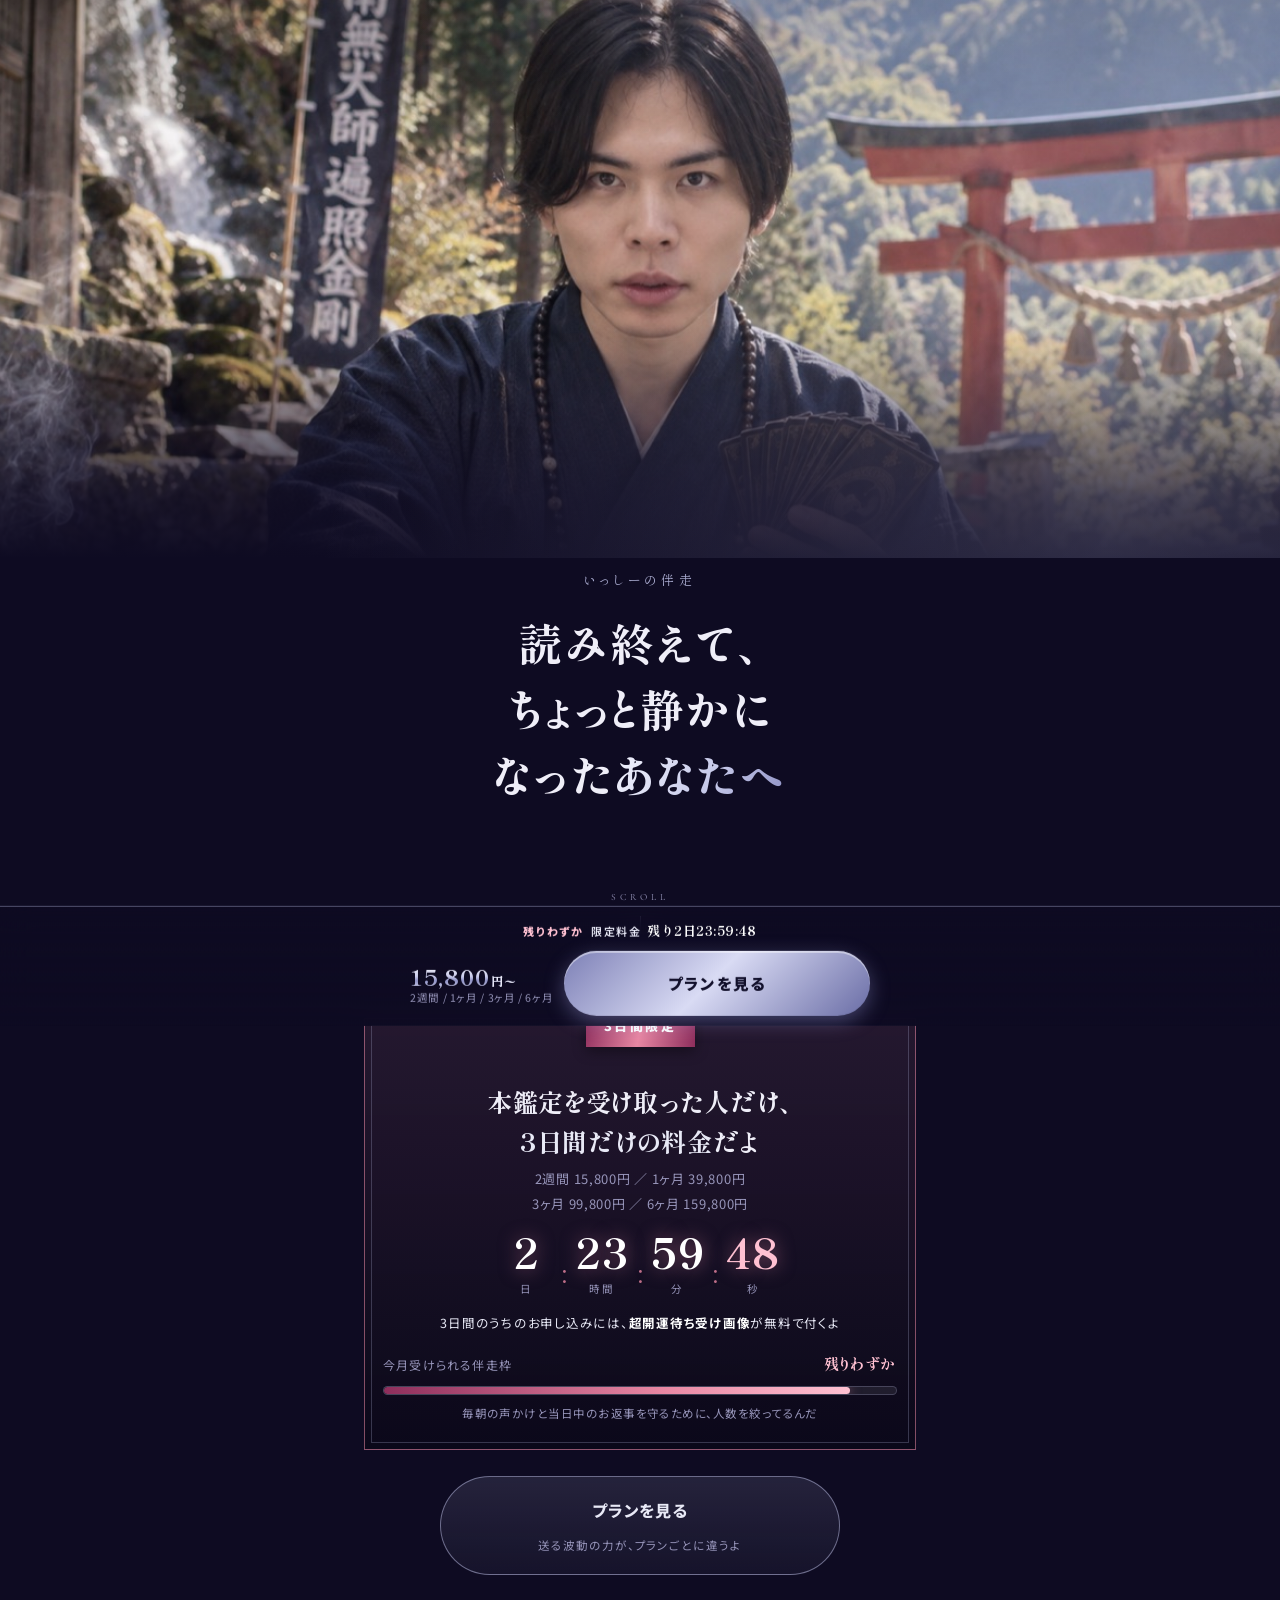
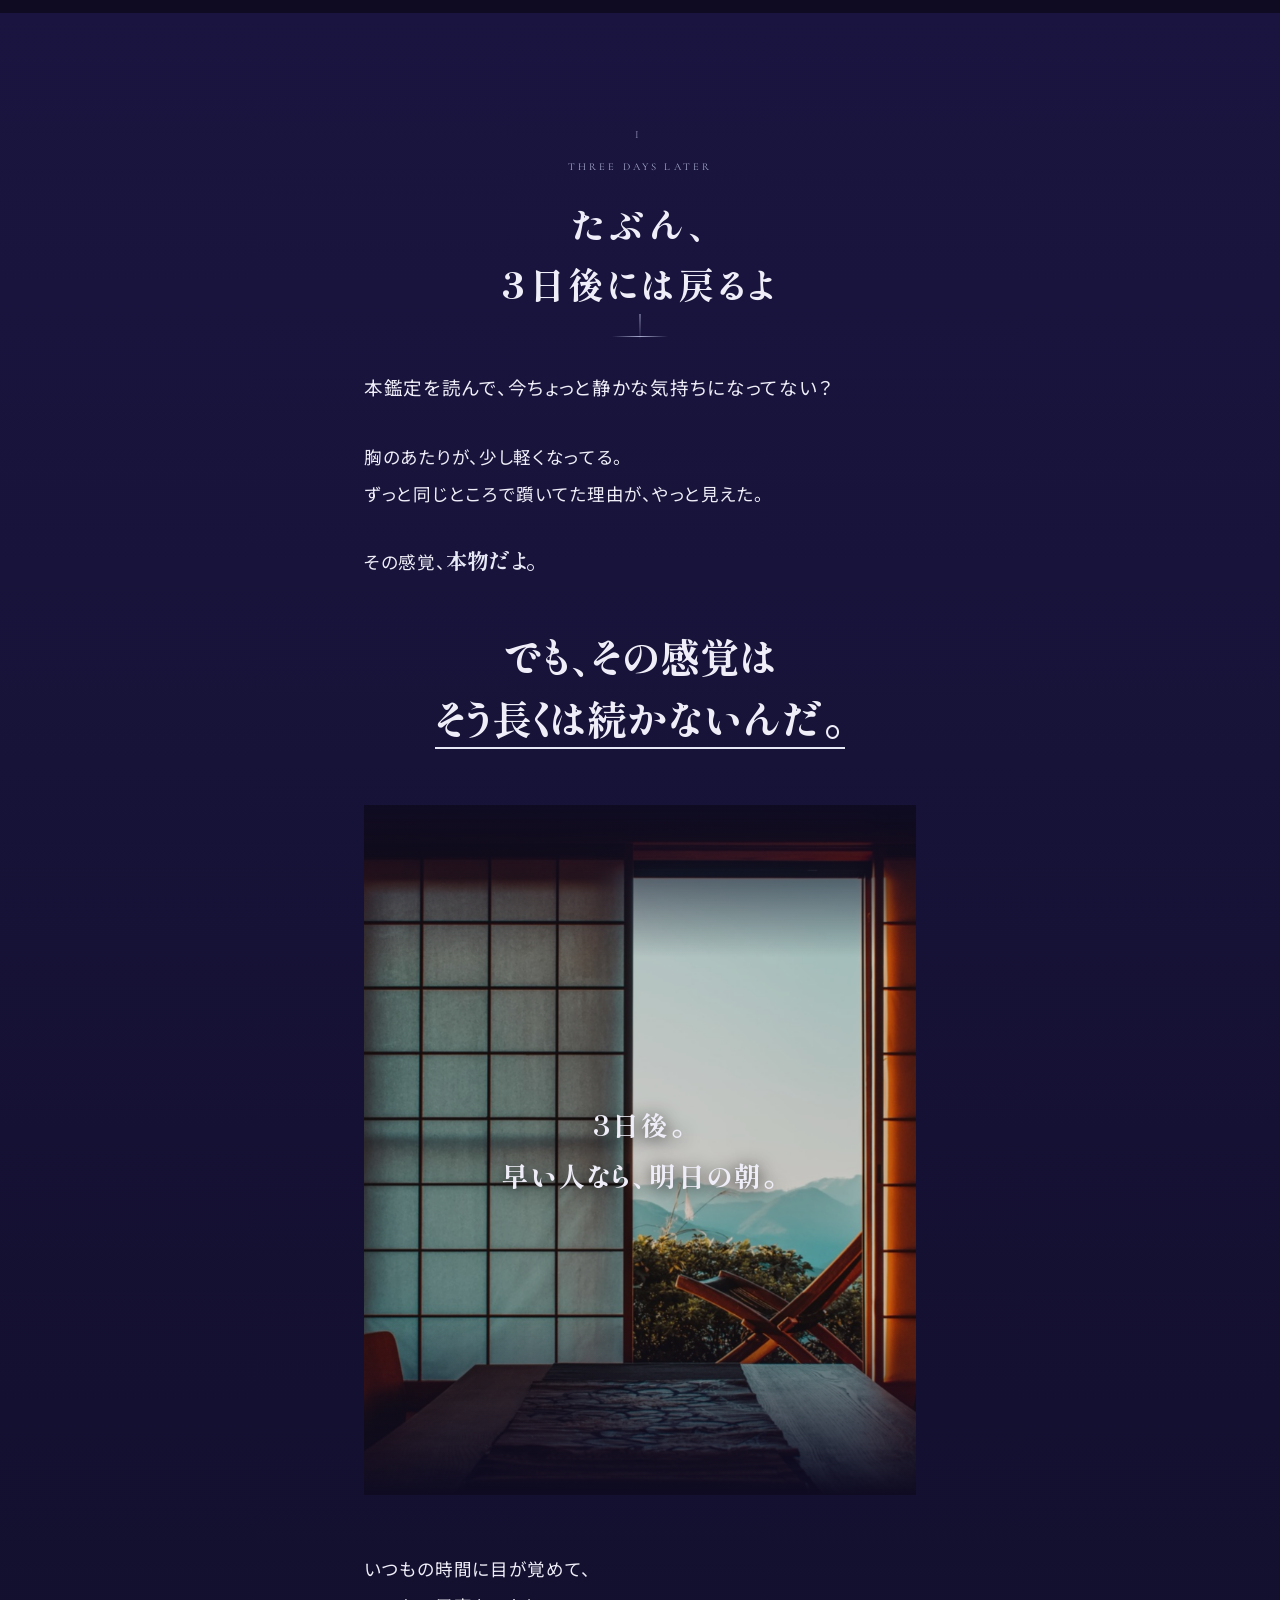
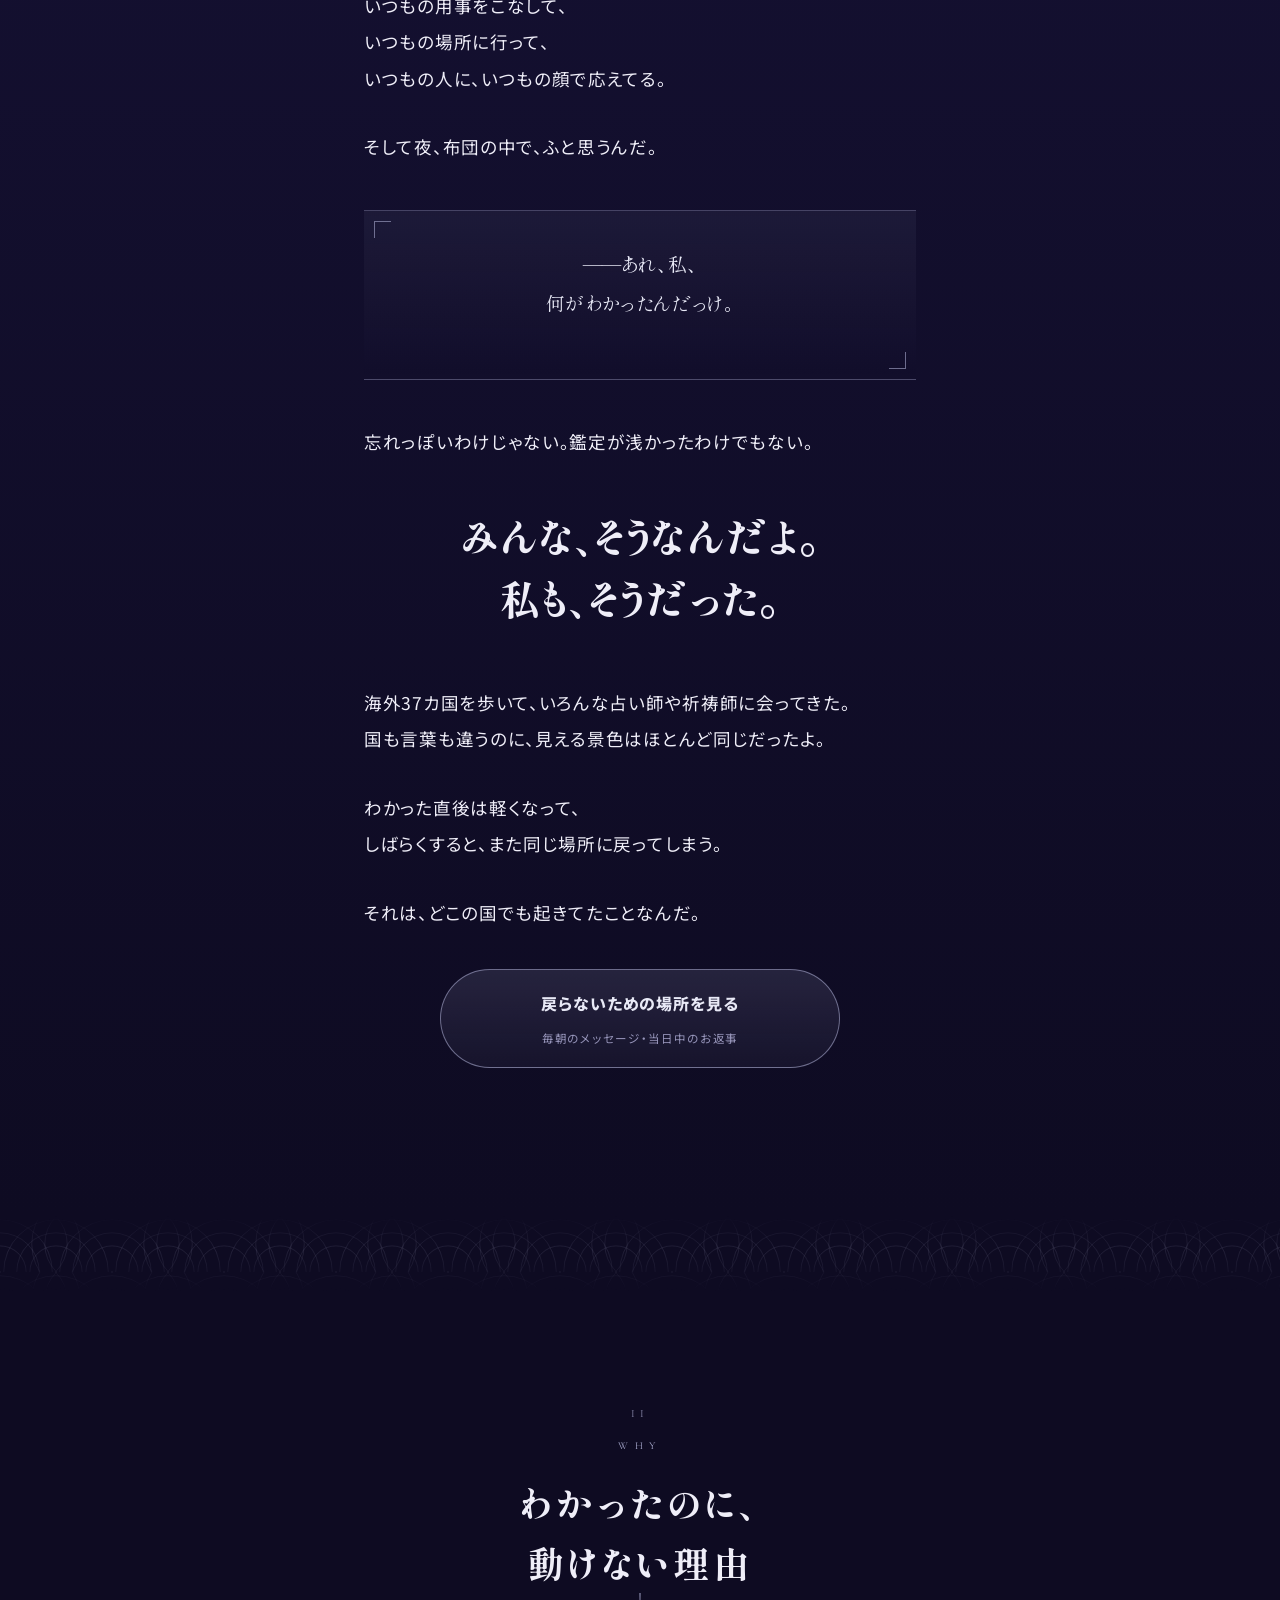
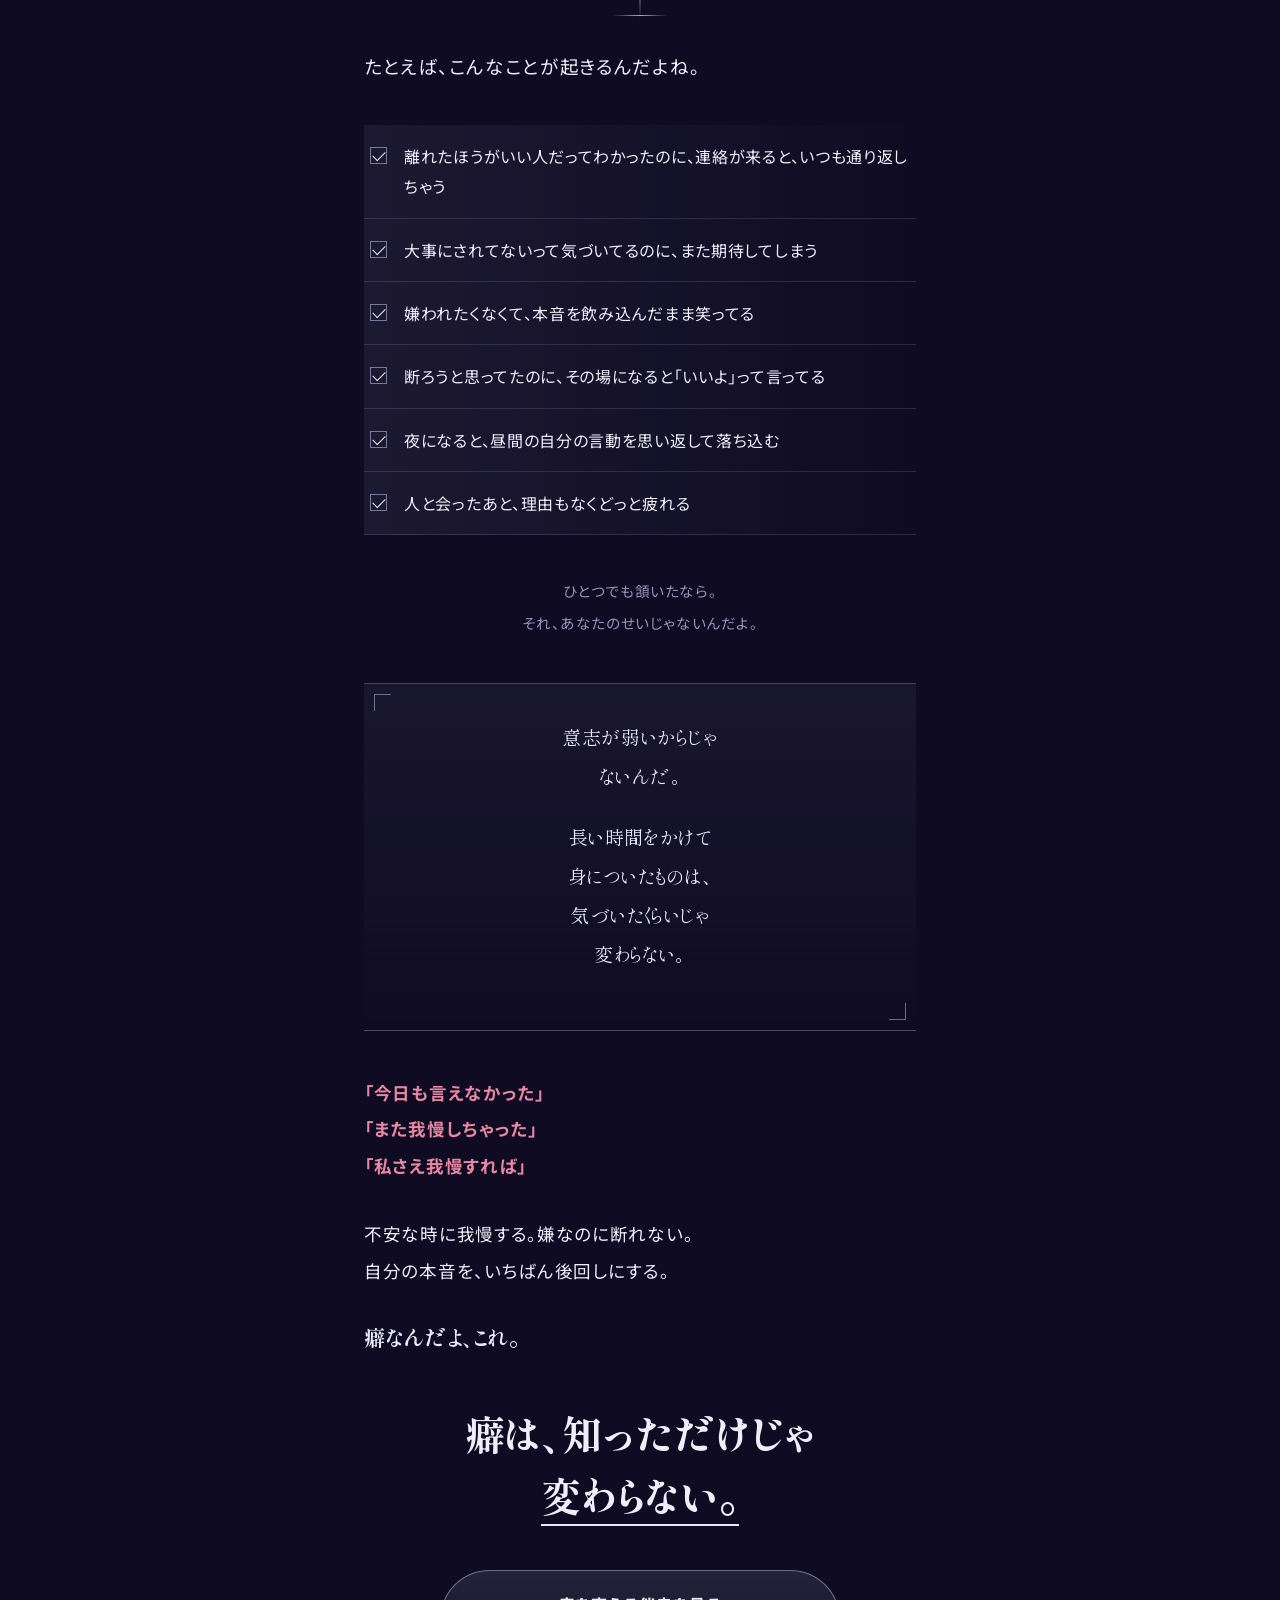
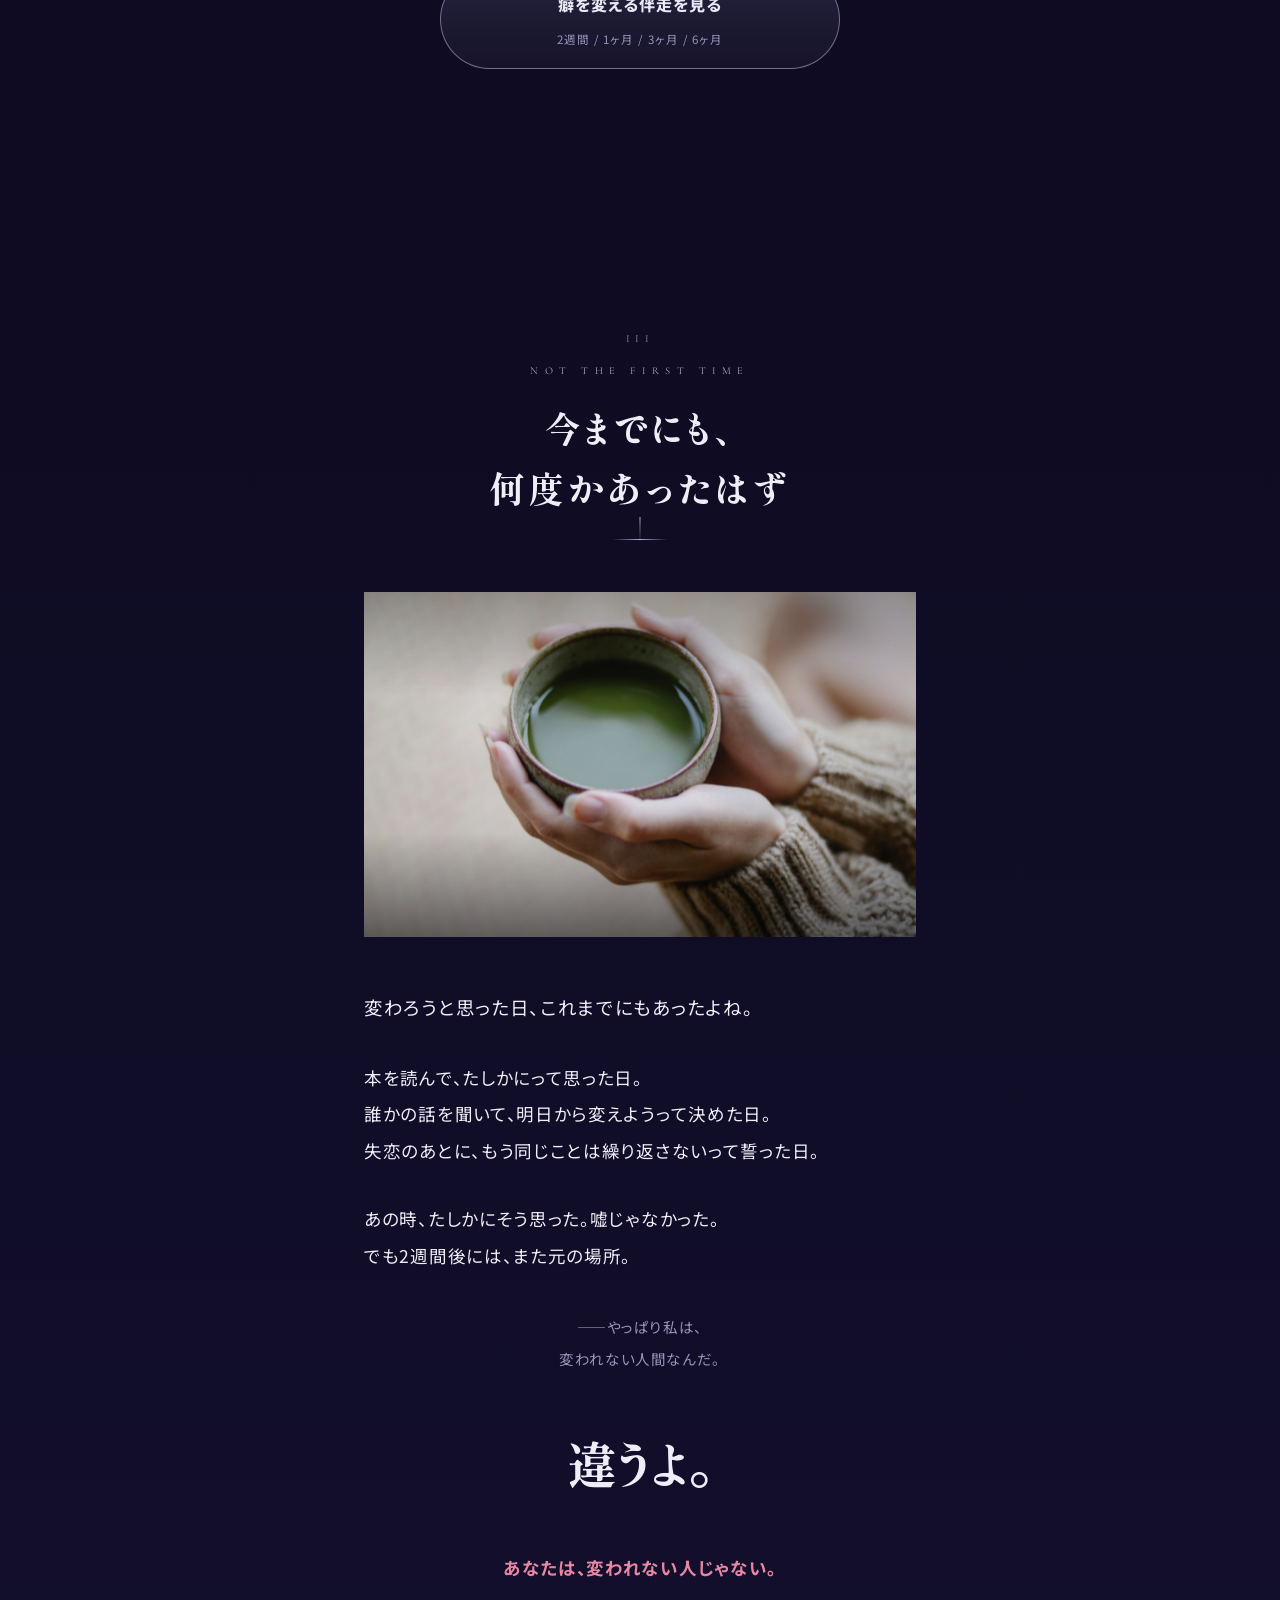
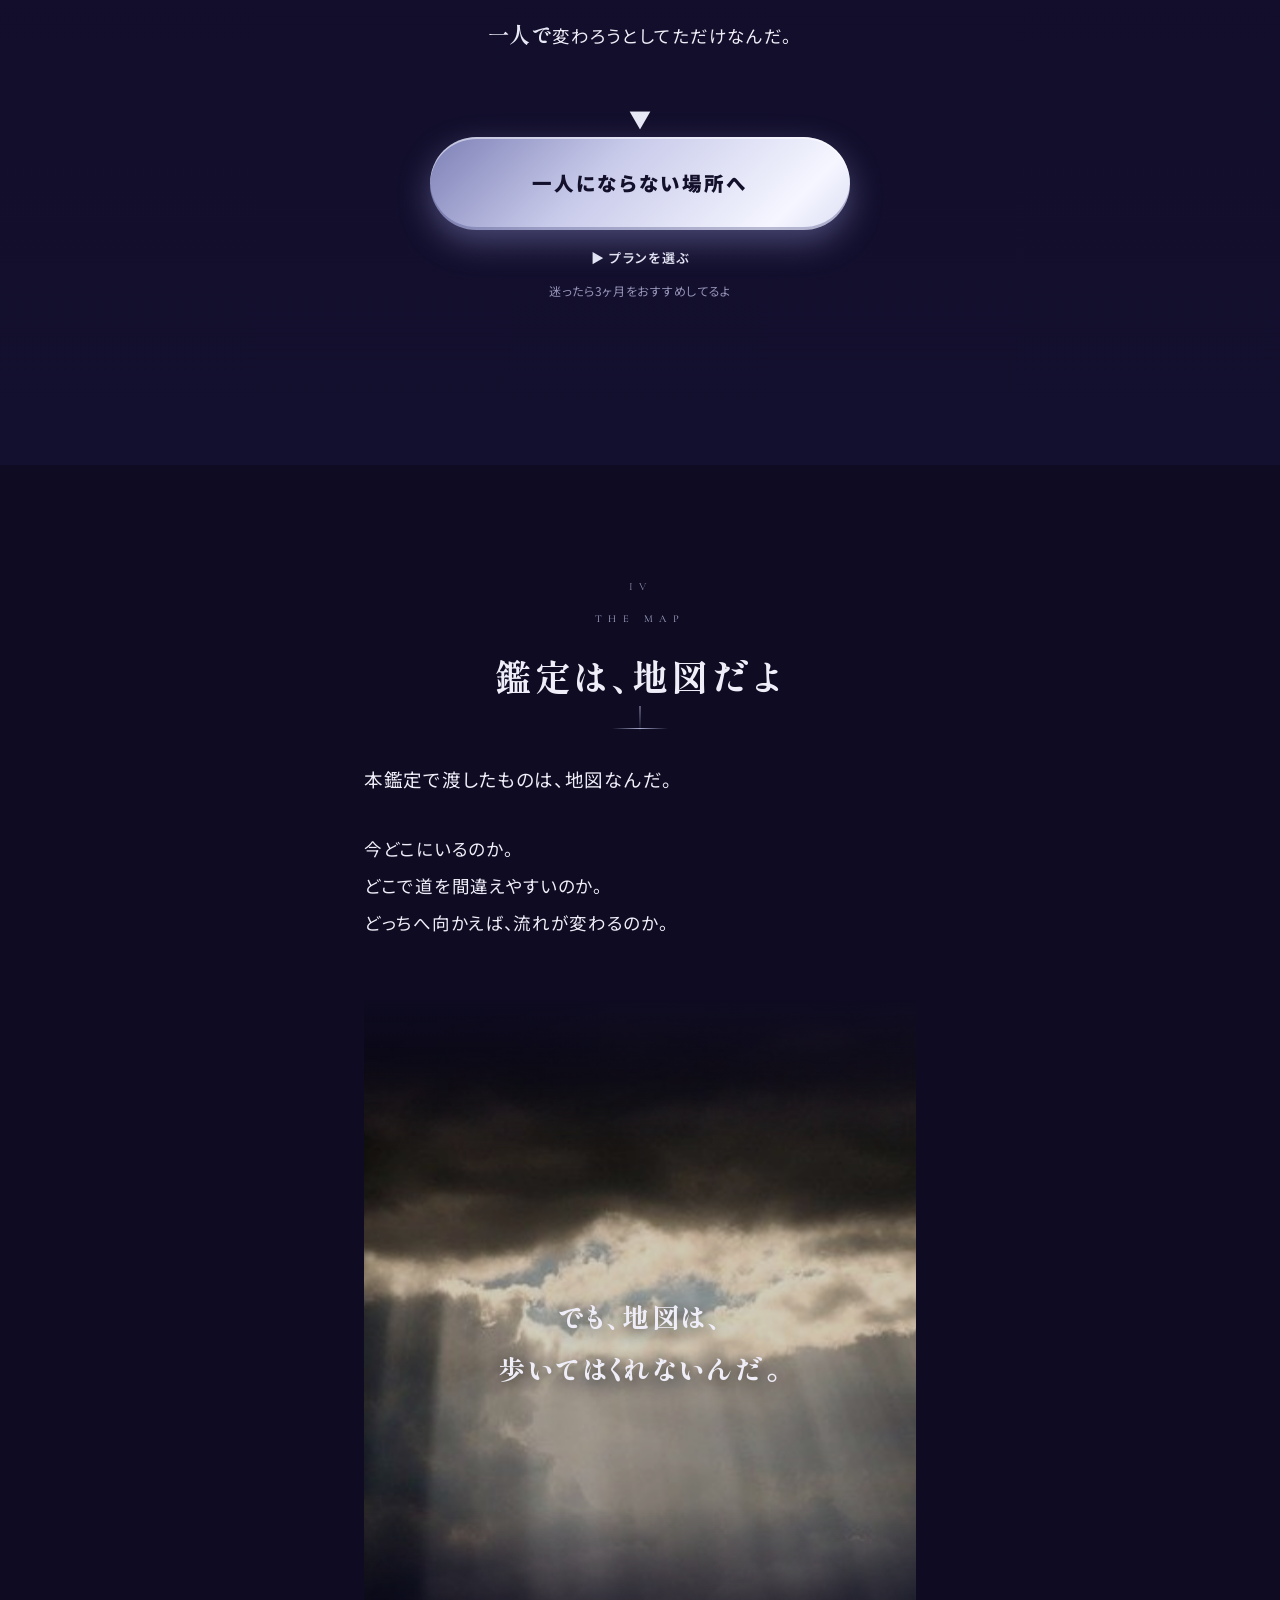
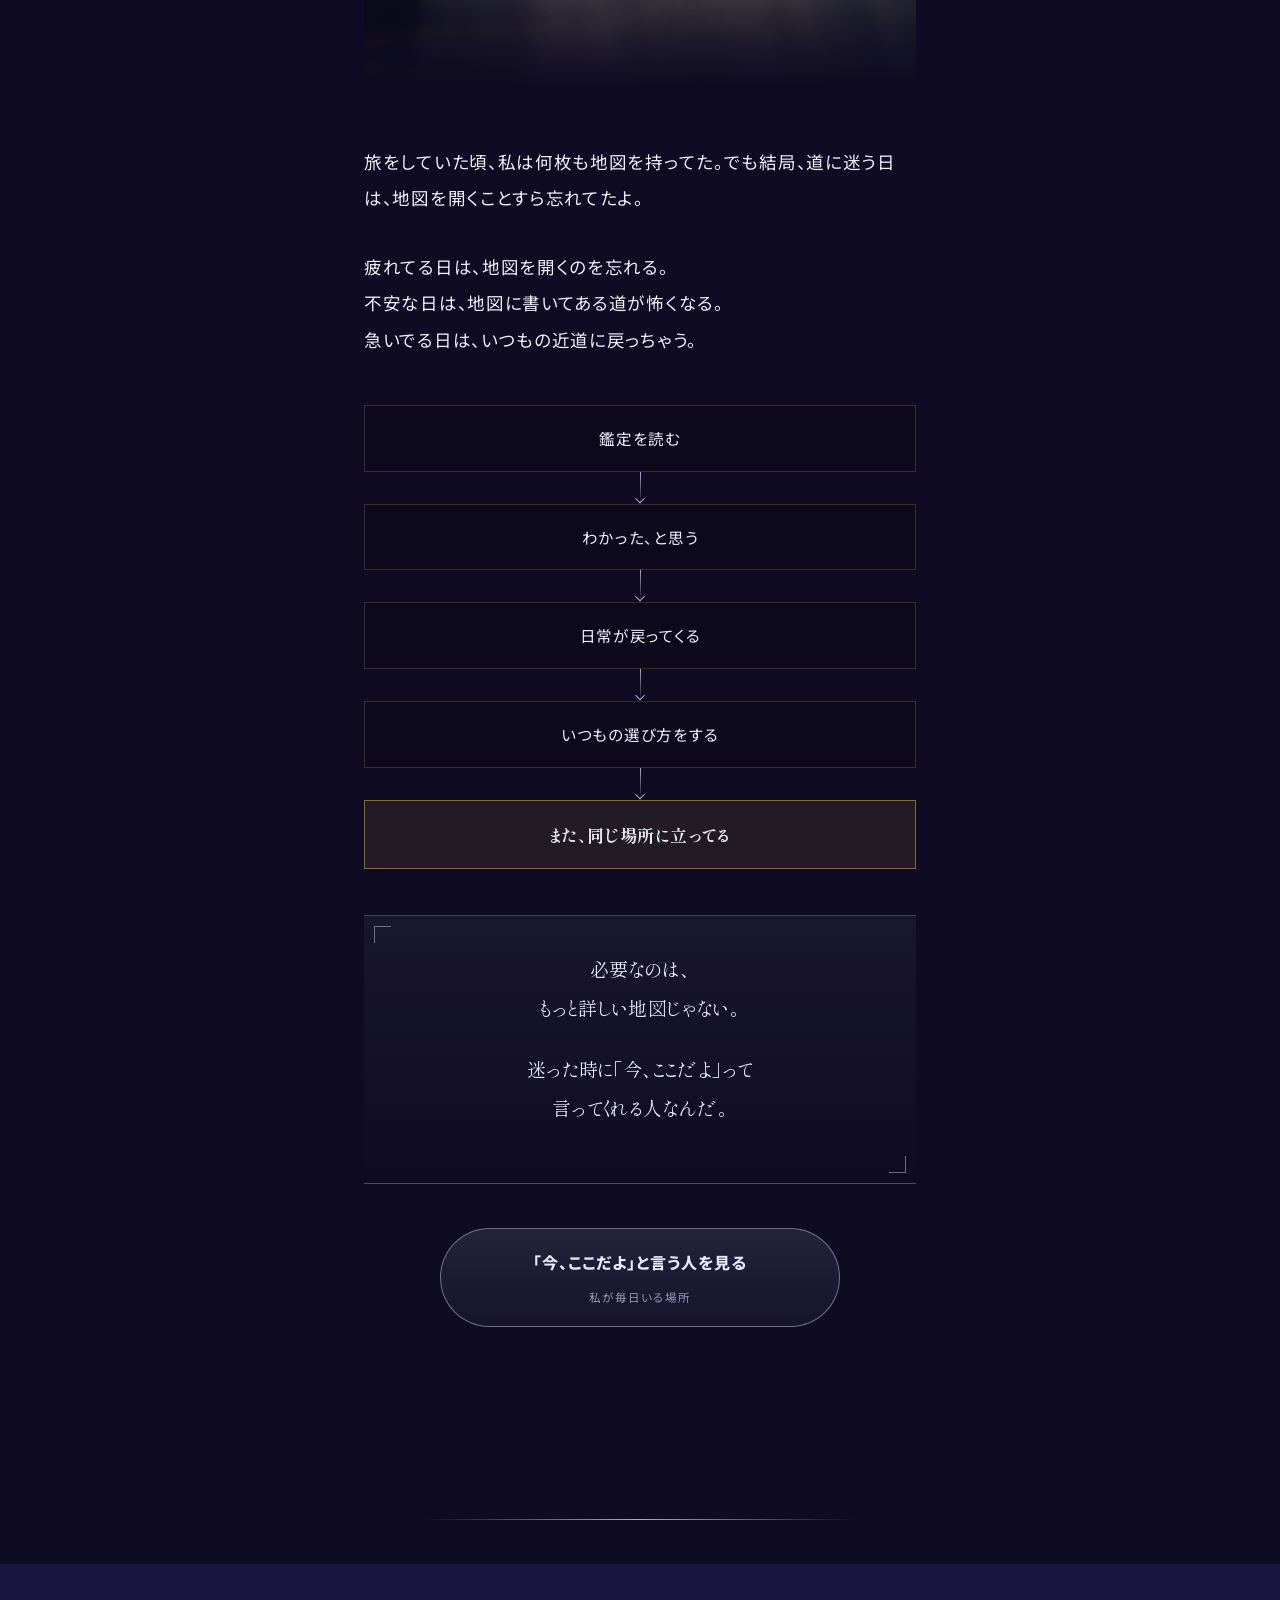
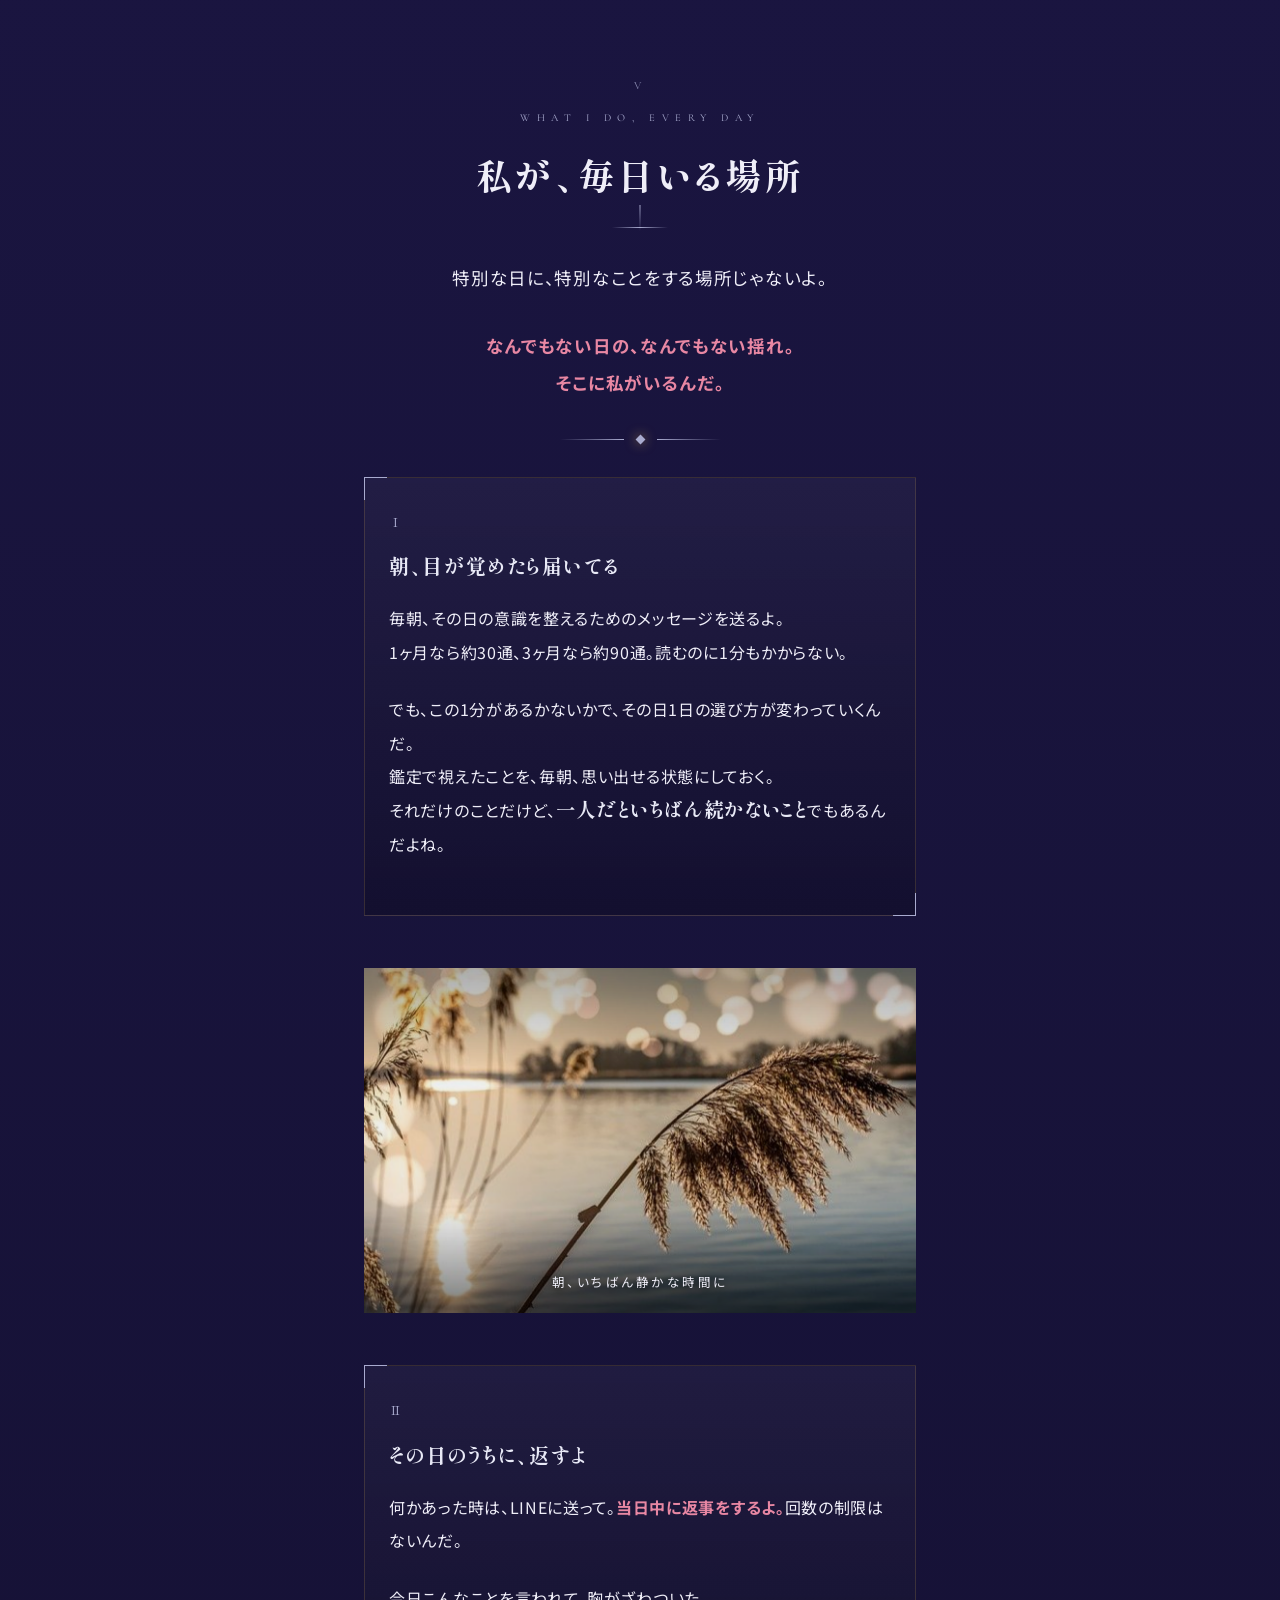
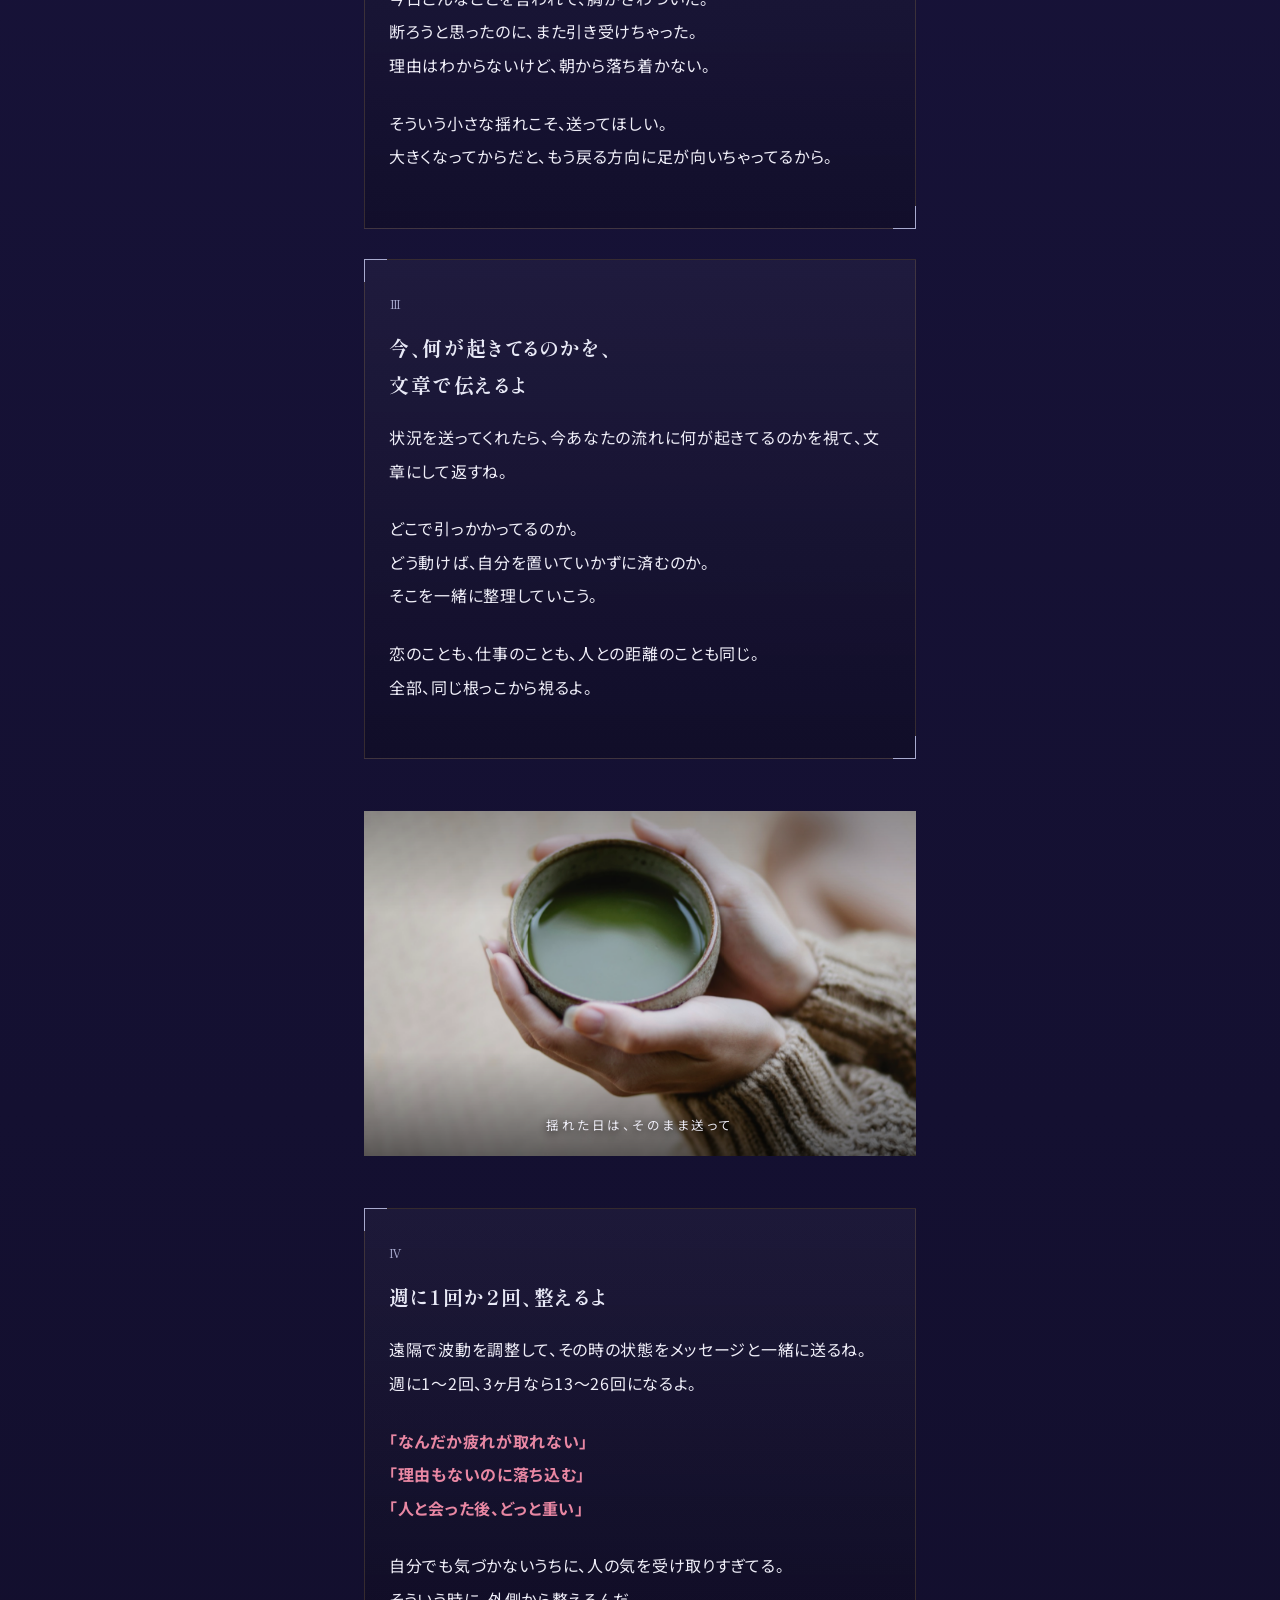
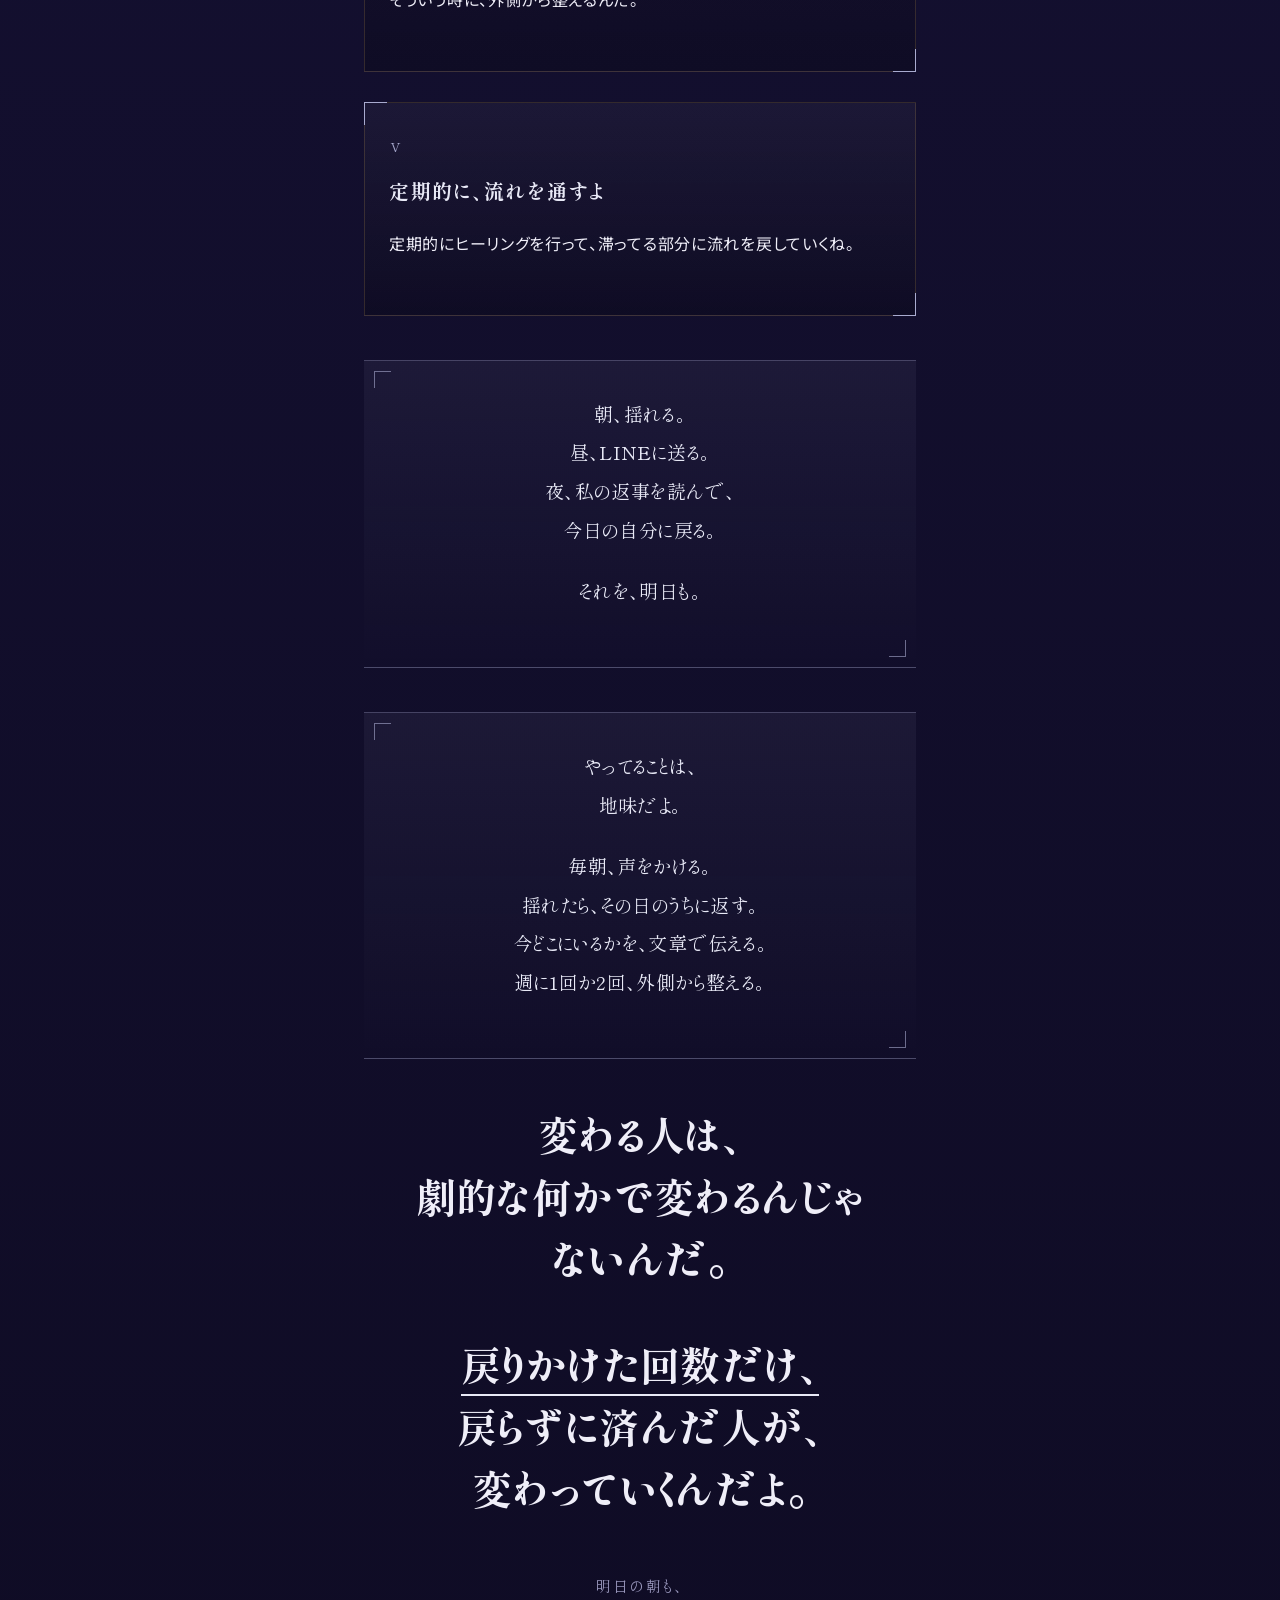
<file: bansou/index.html>
<!doctype html>
<html lang="ja">
<head>
<meta charset="utf-8">
<meta name="viewport" content="width=device-width, initial-scale=1, viewport-fit=cover">
<meta name="robots" content="noindex">
<meta name="theme-color" content="#191311">
<title>いっしーの伴走｜本鑑定を受け取ったあなたへ</title>
<link rel="preconnect" href="https://fonts.googleapis.com">
<link rel="preconnect" href="https://fonts.gstatic.com" crossorigin>
<link href="https://fonts.googleapis.com/css2?family=Shippori+Mincho+B1:wght@400;600;700;800&family=Noto+Sans+JP:wght@400;500;700&family=Cormorant+Garamond:wght@300;500;600&display=swap" rel="stylesheet">
<link rel="stylesheet" href="../assets/lp.css?v=202609102219">
<link rel="stylesheet" href="../assets/theme-isshi.css?v=202610080100">
<style>
/* 色トークンは theme-isshi.css 側で定義（ここでは持たない） */
body{line-height:2.1;letter-spacing:.04em}
</style>
</head>
<!-- 限定料金：本鑑定お届け後の初回閲覧から72時間。通常価格は要確認（未確定のため表示していない） -->
<body data-deadline-key="isshi_bansou" data-deadline-hours="72">

<div class="prog" aria-hidden="true"><i id="progbar"></i></div>

<!-- ============ HERO ============ -->
<header class="hero">
  <div class="hero-person">
    <img src="../img/i_hero.jpg" alt="" fetchpriority="high" onerror="this.closest('.ph,.ph-full,.thumb,.shot,.hero-person,.plan')?.style.setProperty('display','none')">
    <div class="hero-flare" aria-hidden="true"></div>
  </div>
  <div class="particles" aria-hidden="true" id="particles"></div>
  <div class="hero-copy">
    <div class="lead rv">いっしーの伴走</div>
    <h1 class="lines"><span class="ln">読み終えて、</span><br><span class="ln">ちょっと静かに</span><br><span class="ln">なった<span class="gg">あなたへ</span></span></h1>
    <div class="tag rv">本鑑定を受け取った人だけが読めるページだよ</div>
    <div class="scrollcue rv"><span class="lat">SCROLL</span><i></i></div>
  </div>
</header>

<!-- 3日間限定（冒頭） -->
<div class="limited">
  <div class="limbox rv">
    <span class="lt">3日間限定</span>
    <div class="lh">本鑑定を受け取った人だけ、<br><span class="g">3日間だけの料金</span>だよ</div>
    <div class="ld">2週間 15,800円 ／ 1ヶ月 39,800円<br>3ヶ月 99,800円 ／ 6ヶ月 159,800円</div>
    <div class="cd" aria-label="残り時間">
      <div class="u"><b data-d>-</b><i>日</i></div><div class="sep">:</div>
      <div class="u"><b data-h>--</b><i>時間</i></div><div class="sep">:</div>
      <div class="u"><b data-m>--</b><i>分</i></div><div class="sep">:</div>
      <div class="u s"><b data-s>--</b><i>秒</i></div>
    </div>
    <div class="cd-expired">この料金での案内は終了したよ。<br>希望するなら、LINEにそのまま送ってね。</div>
    <!-- 要確認：待ち受け画像の特典がいっしーの伴走で実際に付くか（雛形から引き継ぎ・「1万円相当」の価格表記は削除済み） -->
    <div class="ln2">3日間のうちのお申し込みには、<b style="color:#fff">超開運待ち受け画像</b>が無料で付くよ</div>
    <!-- 要確認：伴走枠の表示（雛形から引き継ぎ。実際の受付人数と合わせること） -->
    <div class="stock">
      <div class="sl"><span>今月受けられる伴走枠</span><b>残りわずか</b></div>
      <div class="bar"><i style="--fill:91%"></i></div>
      <div class="sn">毎朝の声かけと当日中のお返事を守るために、人数を絞ってるんだ</div>
    </div>
  </div>
</div>

<a class="minicta rv" href="#plan" style="margin-top:26px">プランを見る<span class="s">送る波動の力が、プランごとに違うよ</span></a>


<!-- ============ I 予言 ============ -->
<section class="s-ai">
  <div class="wrap">
    <div class="chapno">I</div>
    <div class="eyebrow lat">Three days later</div>
    <h2 class="lines"><span class="ln">たぶん、</span><br><span class="ln">3日後には戻るよ</span></h2>
    <div class="gline"></div>

    <div class="stag">
      <p class="lead-p">本鑑定を読んで、今ちょっと静かな気持ちになってない？</p>
      <p>胸のあたりが、少し軽くなってる。<br>ずっと同じところで躓いてた理由が、やっと見えた。</p>
      <p>その感覚、<span class="ew">本物だよ。</span></p>
    </div>

    <div class="big rv-b">でも、その感覚は<br><span class="wipe">そう長くは続かないんだ。</span></div>

    <div class="ph-full px rv-s">
      <img src="../img/window_01.jpg" alt="窓辺に佇む人" loading="lazy" decoding="async" onerror="this.closest('.ph,.ph-full,.thumb,.shot,.hero-person,.plan')?.style.setProperty('display','none')">
      <div class="ov rv-b">3日後。<br>早い人なら、明日の朝。</div>
    </div>

    <div class="stag">
      <p>いつもの時間に目が覚めて、<br>いつもの用事をこなして、<br>いつもの場所に行って、<br>いつもの人に、いつもの顔で応えてる。</p>
      <p>そして夜、布団の中で、ふと思うんだ。</p>
    </div>

    <div class="quote rv-b">
      <p>——あれ、私、<br>何がわかったんだっけ。</p>
    </div>

    <div class="stag">
      <p>忘れっぽいわけじゃない。鑑定が浅かったわけでもない。</p>
    </div>
    <div class="big rv-b">みんな、そうなんだよ。<br>私も、そうだった。</div>

    <div class="stag" style="margin-top:56px">
      <p>海外37カ国を歩いて、いろんな占い師や祈祷師に会ってきた。<br>国も言葉も違うのに、見える景色はほとんど同じだったよ。</p>
      <p>わかった直後は軽くなって、<br>しばらくすると、また同じ場所に戻ってしまう。</p>
      <p>それは、どこの国でも起きてたことなんだ。</p>
    </div>

    <a class="minicta rv" href="#plan">戻らないための場所を見る<span class="s">毎朝のメッセージ・当日中のお返事</span></a>
  </div>
</section>

<div class="band" aria-hidden="true"></div>

<!-- ============ II なぜ戻るのか ============ -->
<section class="s-dark">
  <div class="wrap">
    <div class="chapno">II</div>
    <div class="eyebrow lat">Why</div>
    <h2 class="lines"><span class="ln">わかったのに、</span><br><span class="ln">動けない理由</span></h2>
    <div class="gline"></div>

    <div class="rv"><p class="lead-p">たとえば、こんなことが起きるんだよね。</p></div>

    <ul class="chk rv">
      <li>離れたほうがいい人だってわかったのに、連絡が来ると、いつも通り返しちゃう</li>
      <li>大事にされてないって気づいてるのに、また期待してしまう</li>
      <li>嫌われたくなくて、本音を飲み込んだまま笑ってる</li>
      <li>断ろうと思ってたのに、その場になると「いいよ」って言ってる</li>
      <li>夜になると、昼間の自分の言動を思い返して落ち込む</li>
      <li>人と会ったあと、理由もなくどっと疲れる</li>
    </ul>

    <div class="whisper rv">ひとつでも頷いたなら。<br>それ、あなたのせいじゃないんだよ。</div>

    <div class="quote stag">
      <p>意志が弱いからじゃ<br>ないんだ。</p>
      <p>長い時間をかけて<br>身についたものは、<br>気づいたくらいじゃ<br>変わらない。</p>
    </div>

    <div class="stag">
      <p><span class="shu">「今日も言えなかった」</span><br><span class="shu">「また我慢しちゃった」</span><br><span class="shu">「私さえ我慢すれば」</span></p>
      <p>不安な時に我慢する。嫌なのに断れない。<br>自分の本音を、いちばん後回しにする。</p>
      <p><span class="ew">癖なんだよ、これ。</span></p>
    </div>
    <div class="big rv-b">癖は、知っただけじゃ<br><span class="wipe">変わらない。</span></div>

    <a class="minicta rv" href="#plan">癖を変える伴走を見る<span class="s">2週間 / 1ヶ月 / 3ヶ月 / 6ヶ月</span></a>
  </div>
</section>

<!-- ============ III 初めてではない ============ -->
<section class="s-ai-r">
  <div class="wrap">
    <div class="chapno">III</div>
    <div class="eyebrow lat">Not the first time</div>
    <h2 class="lines"><span class="ln">今までにも、</span><br><span class="ln">何度かあったはず</span></h2>
    <div class="gline"></div>

    <div class="ph wide px rv-s">
      <img src="../img/hands_01.jpg" alt="膝の上で組まれた手" loading="lazy" decoding="async" onerror="this.closest('.ph,.ph-full,.thumb,.shot,.hero-person,.plan')?.style.setProperty('display','none')">
    </div>

    <div class="stag">
      <p class="lead-p">変わろうと思った日、これまでにもあったよね。</p>
      <p>本を読んで、たしかにって思った日。<br>誰かの話を聞いて、明日から変えようって決めた日。<br>失恋のあとに、もう同じことは繰り返さないって誓った日。</p>
      <p>あの時、たしかにそう思った。嘘じゃなかった。<br>でも2週間後には、また元の場所。</p>
    </div>

    <div class="whisper rv">——やっぱり私は、<br>変われない人間なんだ。</div>

    <div class="big xl rv-b">違うよ。</div>

    <div class="stag">
      <p class="tc"><strong>あなたは、変われない人じゃない。</strong></p>
      <p class="tc"><span class="ew">一人で</span>変わろうとしてただけなんだ。</p>
    </div>

    <a class="cta rv" href="#plan">
      <span class="arrow">▼</span>
      <span class="btn">一人にならない場所へ</span>
      <span class="sub">▶ プランを選ぶ</span>
      <span class="micro">迷ったら3ヶ月をおすすめしてるよ</span>
    </a>
  </div>
</section>

<!-- ============ IV 地図 ============ -->
<section class="s-dark">
  <div class="wrap">
    <div class="chapno">IV</div>
    <div class="eyebrow lat">The map</div>
    <h2 class="lines"><span class="ln">鑑定は、地図だよ</span></h2>
    <div class="gline"></div>

    <div class="stag">
      <p class="lead-p">本鑑定で渡したものは、地図なんだ。</p>
      <p>今どこにいるのか。<br>どこで道を間違えやすいのか。<br>どっちへ向かえば、流れが変わるのか。</p>
    </div>

    <div class="ph-full px rv-s">
      <img src="../img/light_01.jpg" alt="遠くの景色を見渡す後ろ姿" loading="lazy" decoding="async" onerror="this.closest('.ph,.ph-full,.thumb,.shot,.hero-person,.plan')?.style.setProperty('display','none')">
      <div class="ov rv-b">でも、地図は、<br>歩いてはくれないんだ。</div>
    </div>

    <div class="stag">
      <p>旅をしていた頃、私は何枚も地図を持ってた。でも結局、道に迷う日は、地図を開くことすら忘れてたよ。</p>
      <p>疲れてる日は、地図を開くのを忘れる。<br>不安な日は、地図に書いてある道が怖くなる。<br>急いでる日は、いつもの近道に戻っちゃう。</p>
    </div>

    <div class="flow stag">
      <div class="fi">鑑定を読む</div>
      <div class="fa"></div>
      <div class="fi">わかった、と思う</div>
      <div class="fa"></div>
      <div class="fi">日常が戻ってくる</div>
      <div class="fa"></div>
      <div class="fi">いつもの選び方をする</div>
      <div class="fa"></div>
      <div class="fi last">また、同じ場所に立ってる</div>
    </div>

    <div class="quote stag">
      <p>必要なのは、<br>もっと詳しい地図じゃない。</p>
      <p>迷った時に「今、ここだよ」って<br>言ってくれる人なんだ。</p>
    </div>

    <a class="minicta rv" href="#plan">「今、ここだよ」と言う人を見る<span class="s">私が毎日いる場所</span></a>
  </div>
</section>

<div class="wrap"><div class="growline"></div></div>

<!-- ============ V 伴走の実像 ============ -->
<section class="s-ai">
  <div class="wrap">
    <div class="chapno">V</div>
    <div class="eyebrow lat">What I do, every day</div>
    <h2 class="lines"><span class="ln">私が、毎日いる場所</span></h2>
    <div class="gline"></div>

    <div class="stag">
      <p class="tc">特別な日に、特別なことをする場所じゃないよ。</p>
      <p class="tc"><strong>なんでもない日の、なんでもない揺れ。<br>そこに私がいるんだ。</strong></p>
    </div>

    <div class="orn" aria-hidden="true"><i></i></div>

    <div class="dev rv">
      <div class="no lat">Ⅰ</div>
      <h3>朝、目が覚めたら届いてる</h3>
      <p>毎朝、その日の意識を整えるためのメッセージを送るよ。<br>1ヶ月なら約30通、3ヶ月なら約90通。読むのに1分もかからない。</p>
      <p>でも、この1分があるかないかで、その日1日の選び方が変わっていくんだ。<br>鑑定で視えたことを、毎朝、思い出せる状態にしておく。<br>それだけのことだけど、<span class="ew">一人だといちばん続かないこと</span>でもあるんだよね。</p>
    </div>

    <div class="ph wide px rv-s">
      <img src="../img/water_02.jpg" alt="朝の光が差し込む窓辺" loading="lazy" decoding="async" onerror="this.closest('.ph,.ph-full,.thumb,.shot,.hero-person,.plan')?.style.setProperty('display','none')">
      <div class="cap">朝、いちばん静かな時間に</div>
    </div>

    <div class="dev rv">
      <div class="no lat">Ⅱ</div>
      <h3>その日のうちに、返すよ</h3>
      <p>何かあった時は、LINEに送って。<strong>当日中に返事をするよ。</strong>回数の制限はないんだ。</p>
      <p>今日こんなことを言われて、胸がざわついた。<br>断ろうと思ったのに、また引き受けちゃった。<br>理由はわからないけど、朝から落ち着かない。</p>
      <p>そういう小さな揺れこそ、送ってほしい。<br>大きくなってからだと、もう戻る方向に足が向いちゃってるから。</p>
    </div>

    <div class="dev rv">
      <div class="no lat">Ⅲ</div>
      <h3>今、何が起きてるのかを、<br>文章で伝えるよ</h3>
      <p>状況を送ってくれたら、今あなたの流れに何が起きてるのかを視て、文章にして返すね。</p>
      <p>どこで引っかかってるのか。<br>どう動けば、自分を置いていかずに済むのか。<br>そこを一緒に整理していこう。</p>
      <p>恋のことも、仕事のことも、人との距離のことも同じ。<br>全部、同じ根っこから視るよ。</p>
    </div>

    <div class="ph wide px rv-s">
      <img src="../img/hands_01.jpg" alt="温かいものを持つ手" loading="lazy" decoding="async" onerror="this.closest('.ph,.ph-full,.thumb,.shot,.hero-person,.plan')?.style.setProperty('display','none')">
      <div class="cap">揺れた日は、そのまま送って</div>
    </div>

    <div class="dev rv">
      <div class="no lat">Ⅳ</div>
      <h3>週に1回か2回、整えるよ</h3>
      <p>遠隔で波動を調整して、その時の状態をメッセージと一緒に送るね。<br>週に1〜2回、3ヶ月なら13〜26回になるよ。</p>
      <p><span class="shu">「なんだか疲れが取れない」</span><br><span class="shu">「理由もないのに落ち込む」</span><br><span class="shu">「人と会った後、どっと重い」</span></p>
      <p>自分でも気づかないうちに、人の気を受け取りすぎてる。<br>そういう時に、外側から整えるんだ。</p>
    </div>

    <div class="dev rv">
      <div class="no lat">Ⅴ</div>
      <h3>定期的に、流れを通すよ</h3>
      <p>定期的にヒーリングを行って、滞ってる部分に流れを戻していくね。</p>
    </div>

    <div class="quote stag">
      <p>朝、揺れる。<br>昼、LINEに送る。<br>夜、私の返事を読んで、<br>今日の自分に戻る。</p>
      <p>それを、明日も。</p>
    </div>

    <div class="quote stag">
      <p>やってることは、<br>地味だよ。</p>
      <p>毎朝、声をかける。<br>揺れたら、その日のうちに返す。<br>今どこにいるかを、文章で伝える。<br>週に1回か2回、外側から整える。</p>
    </div>

    <div class="big rv-b">変わる人は、<br>劇的な何かで変わるんじゃ<br>ないんだ。</div>
    <div class="big rv-b"><span class="wipe">戻りかけた回数だけ、</span><br>戻らずに済んだ人が、<br>変わっていくんだよ。</div>

    <div class="peak rv">
      <div class="l1">明日の朝も、<br>その次の朝も。</div>
      <div class="l2">もう、<br><em>ひとりで戻らない。</em></div>
      <div class="l3">受けられる人数には限りがあるんだ。<br>埋まってる時期は、少し待ってもらうことがあるよ。</div>
    </div>

    <a class="cta rv" href="#plan">
      <span class="arrow">▼</span>
      <span class="btn">伴走を受け取る</span>
      <span class="sub">▶ プランを選んでお申し込みへ</span>
      <span class="micro">3日間限定料金・待ち受け画像プレゼント付き</span>
    </a>
  </div>
</section>

<div class="band" aria-hidden="true"></div>

<!-- ============ VI 声（明） ============ -->
<section class="s-light">
  <div class="wrap">
    <div class="chapno">VI</div>
    <div class="eyebrow lat">Voices</div>
    <h2 class="lines"><span class="ln">続けた人たちのこと</span></h2>
    <div class="gline"></div>

    <div class="rv"><p class="tc">届いたLINEを、そのまま載せるね。</p></div>

    <figure class="shot rv"><img src="../img/voices/b_01.png" alt="受け取った人の感想" loading="lazy" decoding="async"></figure>
    <figure class="shot rv"><img src="../img/voices/b_02.png" alt="受け取った人の感想" loading="lazy" decoding="async"></figure>
    <figure class="shot rv"><img src="../img/voices/b_03.png" alt="受け取った人の感想" loading="lazy" decoding="async"></figure>

    <a class="minicta rv" href="#plan">一人で戻らない場所を見る<span class="s">プランと料金</span></a>

    <figure class="shot rv"><img src="../img/voices/b_04.png" alt="受け取った人の感想" loading="lazy" decoding="async"></figure>
    <figure class="shot rv"><img src="../img/voices/b_05.png" alt="受け取った人の感想" loading="lazy" decoding="async"></figure>

    <a class="cta rv" href="#plan">
      <span class="arrow">▼</span>
      <span class="btn">私も、続けてみる</span>
      <span class="sub">▶ プランを選ぶ</span>
    </a>
  </div>
</section>

<!-- ============ VII プラン ============ -->
<section class="s-ai" id="plan" data-sticky-hide>
  <div class="wrap">
    <div class="chapno">VII</div>
    <div class="eyebrow lat">How far together</div>
    <h2 class="lines"><span class="ln">どこまで、一緒に歩くか</span></h2>
    <div class="gline"></div>

    <div class="stag">
      <p class="tc">プランの違いは、<br>あなたに送る<span class="ew">波動の力と深さ</span>だよ。</p>
      <p class="tc">毎朝のメッセージ、LINE相談、霊視ナビは<br>どのプランにもあるんだ。<br>違うのは、波動調整とヒーリングで<br>どこまで深く、どれだけ強く送れるか。<br>期間が長いほど、届く層が深くなるよ。</p>
    </div>

    <div class="quote stag">
      <p>だから、値段で<br>選ばなくていいんだ。</p>
      <p>あなたが、<br>どこまで行きたいかだよ。</p>
    </div>

    <div class="moonwrap" aria-hidden="true">
      <div class="col"><div class="m m1"><i></i></div><div class="lb">2週</div></div>
      <div class="col"><div class="m m2"><i></i></div><div class="lb">1ヶ月</div></div>
      <div class="col"><div class="m m3"><i></i></div><div class="lb">3ヶ月</div></div>
      <div class="col"><div class="m m4"><i></i></div><div class="lb">6ヶ月</div></div>
    </div>
    <div class="whisper rv" style="margin-top:-18px;font-size:14px">少しずつ満ちるみたいに、<br>自分に近づいていくよ</div>

    <div class="stag">
      <h3 class="tc">ひとつだけ、<br>知っておいてほしいこと</h3>
      <p>遠隔の波動調整は、1回で全部が変わるものじゃないんだ。</p>
      <p>1回目は、表面のざわつきが静かになる。<br>2回目で、身体が少しゆるむ。<br>3回目、4回目と重ねていくうちに、<br>ようやく奥のほうまで届きはじめるんだよ。</p>
      <p>水を1滴垂らしても、乾いた土は湿らない。<br>でも、毎日少しずつ落としていくと、いつのまにか奥まで染みてる。<br>あれと、同じなんだ。</p>
    </div>

    <div class="quote stag">
      <p>2週間は、表面まで。<br>1ヶ月で、身体まで。<br>3ヶ月で、奥まで。<br>6ヶ月で、根っこまで。</p>
      <p>送れる<span class="ew">波動の力</span>が、<br>ここまで違うんだ。</p>
    </div>

    <div class="crowd hot rv">
      <span class="dot"></span>
      <div>
        <div class="ct">ただいま、混み合ってるよ</div>
        本鑑定を受け取った人からのお申し込みが続いていて、<b>今月の枠は残りわずか</b>なんだ。毎朝の声かけと当日中のお返事を守るために、埋まり次第、順番待ちになるよ。
        <div class="stock">
          <div class="sl"><span>今月の伴走枠</span><b>売り切れ間近</b></div>
          <div class="bar"><i style="--fill:91%"></i></div>
        </div>
      </div>
    </div>


    <!-- 今だけ特典（要確認：いっしーの伴走で実際に付くか。「1万円相当」の価格表記は削除済み） -->
    <div class="bonus rv">
      <span class="bt">さらに、今だけ</span>
      <div class="bh">あなただけの<br>超開運待ち受け画像を、<br>プレゼントするよ</div>
      <div class="bw">特別な人にしか、送っていないものなんだ</div>
      <div class="bfree">無料</div>
      <p>鑑定で視えたあなたの流れに合わせて、<br>1枚ずつ作るね。<br>朝いちばんに目に入る場所に置いてみて。</p>
      <div class="bn">3日間のうちのお申し込みなら、<br>どのプランでも付くよ</div>
    </div>

    <!-- A -->
    <div class="plan rv">
      <div class="pname">旅立ちの伴走　2週間</div>
      <div class="pterm">14 DAYS</div>
      <div class="price"><span class="num-gold">15,800</span><small>円</small></div>
      <div class="goal">今の揺れを、<br>止めるところまで</div>
      <div class="wave" aria-hidden="true">
        <div class="lbl">送る波動の力（重なる回数）</div>
        <div class="rings"><i class="f"></i><i class="f"></i><i></i><i></i><i></i><i></i><i></i><i></i><i></i><i></i></div>
        <div class="cnt">およそ<b class="num-gold">2〜4</b>回</div>
      </div>
      <p class="honest tc" style="font-size:14px">表面まで届く力。いちばん揺れてるところを止めるよ</p>
      <p>最初の一歩を、一人で踏み出さなくていい。今、気持ちの波がいちばん激しい人へ。</p>
      <p class="honest">正直に言うと、2週間は、整いはじめた頃に終わるんだ。</p>
      <span class="gift">＋ 超開運待ち受け画像付き</span>
      <a class="pbtn" href="https://pmsdqb4c2p0emj0yagvc.stores.jp/items/692a97e1d648d168c135aec8" target="_blank" rel="noopener">2週間ではじめる</a>
    </div>

    <!-- B -->
    <div class="plan rv">
      <div class="thumb"><img src="../img/moon_01.jpg" alt="道しるべの伴走 1ヶ月プラン" loading="lazy" decoding="async" onerror="this.closest('.ph,.ph-full,.thumb,.shot,.hero-person,.plan')?.style.setProperty('display','none')"></div>
      <div class="pname">道しるべの伴走　1ヶ月</div>
      <div class="pterm">1 MONTH</div>
      <div class="price"><span class="num-gold">39,800</span><small>円</small></div>
      <div class="goal">最初の戻り癖を、<br>またぐところまで</div>
      <div class="wave" aria-hidden="true">
        <div class="lbl">送る波動の力（重なる回数）</div>
        <div class="rings"><i class="f"></i><i class="f"></i><i class="f"></i><i class="f"></i><i></i><i></i><i></i><i></i><i></i><i></i></div>
        <div class="cnt">およそ<b class="num-gold">4〜8</b>回</div>
      </div>
      <p class="honest tc" style="font-size:14px">身体まで届く力。少しずつ覚えはじめるよ</p>
      <p>整った後、必ず一度、元に戻ろうとする波が来る。一人だと、ここでほとんどの人が戻っちゃうんだ。</p>
      <span class="gift">＋ 超開運待ち受け画像付き</span>
      <a class="pbtn" href="https://pmsdqb4c2p0emj0yagvc.stores.jp/items/692a99428e735f421e254b55" target="_blank" rel="noopener">1ヶ月ではじめる</a>
    </div>

    <!-- C 推奨 -->
    <div class="plan rec">
      <div class="badge">迷ってるなら、ここだよ</div>
      <div class="thumb"><img src="../img/candle_01.jpg" alt="羅針盤の伴走 3ヶ月プラン" loading="lazy" decoding="async" onerror="this.closest('.ph,.ph-full,.thumb,.shot,.hero-person,.plan')?.style.setProperty('display','none')"></div>
      <div class="pname">羅針盤の伴走　3ヶ月</div>
      <div class="pterm">3 MONTHS</div>
      <div class="price"><span class="num-gold">99,800</span><small>円</small></div>
      <div class="goal">現実が、<br>動き出すところまで</div>
      <div class="wave" aria-hidden="true">
        <div class="lbl">送る波動の力（重なる回数）</div>
        <div class="rings"><i class="f"></i><i class="f"></i><i class="f"></i><i class="f"></i><i class="f"></i><i class="f"></i><i class="f"></i><i></i><i></i><i></i></div>
        <div class="cnt">およそ<b class="num-gold">13〜26</b>回</div>
      </div>
      <p class="honest tc" style="font-size:14px">奥まで届く力。ここから現実が動きはじめるよ</p>
      <p>気づきが行動に変わって、日常に馴染むまでには時間がかかるんだ。<br><strong>3ヶ月は、あなたの周りが変わりはじめるのに必要な、いちばん短い時間だよ。</strong></p>
      <span class="gift">＋ 超開運待ち受け画像付き</span>
      <a class="pbtn" href="https://pmsdqb4c2p0emj0yagvc.stores.jp/items/692a9d8977bc6665a6b51809" target="_blank" rel="noopener">3ヶ月ではじめる<span class="s">いちばん選ばれてるよ</span></a>
    </div>

    <!-- D -->
    <div class="plan rv">
      <div class="thumb"><img src="../img/torii.jpg" alt="帰り道の伴走 6ヶ月プラン" loading="lazy" decoding="async" onerror="this.closest('.ph,.ph-full,.thumb,.shot,.hero-person,.plan')?.style.setProperty('display','none')"></div>
      <div class="pname">帰り道の伴走　6ヶ月</div>
      <div class="pterm">6 MONTHS</div>
      <div class="price"><span class="num-gold">159,800</span><small>円</small></div>
      <div class="goal">戻り方を、<br>忘れるところまで</div>
      <div class="wave" aria-hidden="true">
        <div class="lbl">送る波動の力（重なる回数）</div>
        <div class="rings"><i class="f"></i><i class="f"></i><i class="f"></i><i class="f"></i><i class="f"></i><i class="f"></i><i class="f"></i><i class="f"></i><i class="f"></i><i class="f"></i></div>
        <div class="cnt">およそ<b class="num-gold">26〜52</b>回</div>
      </div>
      <p class="honest tc" style="font-size:14px">根っこまで届く力。染みこんで、戻りにくくなるよ</p>
      <p>恋、仕事、家族、自分自身。いくつものテーマが絡み合ってる人へ。自分のところへ帰る道を、じっくり一緒に歩くプランだよ。</p>
      <span class="gift">＋ 超開運待ち受け画像付き</span>
      <a class="pbtn" href="https://pmsdqb4c2p0emj0yagvc.stores.jp/items/692a9e59b8b299834492bfd5" target="_blank" rel="noopener">6ヶ月ではじめる</a>
    </div>

    <div class="whisper rv">
      迷うなら、3ヶ月。<br>
      まず今の揺れを止めたいなら、1ヶ月。<br>
      人生の土台から変えたいなら、6ヶ月。<br><br>
      今の自分に必要な長さで、大丈夫だよ。
    </div>

    <div class="linebox rv">
      <div class="lh">どの長さにするか迷ったら</div>
      <p>今の状況を、そのままLINEに送って。<br>どの長さが合うか、私から返事するよ。</p>
      <div class="ls">お支払いで止まった時も、同じくLINEに送ってね</div>
    </div>
  </div>
</section>

<!-- ============ VIII 逆止め ============ -->
<section class="s-dark">
  <div class="wrap">
    <div class="warn stag">
      <div class="eyebrow lat">Please do not</div>
      <h3>申し込まないでほしい人が、<br>いるんだ</h3>
      <p>食費を削る。支払いを後ろにずらす。誰かに借りる。<br><strong>もしそうなるなら、今回は見送って。</strong></p>
      <p>暮らしを壊してまで受けるものじゃないんだ、占いは。<br>私も、それは望んでない。</p>
      <p>状況が変わった時に、また来てくれたらいい。<br><strong>その時、私はここにいるよ。</strong></p>
    </div>

    <div class="whisper rv">
      それと、「いっしーに全部決めてほしい」って人にも向いてないんだ。<br>
      占いは当てるためのものじゃなくて、自分を取り戻すためのものだから。<br>
      伴走は、あなたの選び方を一緒に練習する場所で、<br>
      不安をあおって、離れられなくする場所じゃない。
    </div>

    <div class="big rv-b" style="margin-top:46px">暮らしを壊さずに<br>来られる人へ。</div>
    <a class="minicta rv" href="#plan">限定料金のうちに、プランを選ぶ<span class="s">3日間を過ぎると通常料金に戻るよ</span></a>
  </div>
</section>

<!-- ============ IX FAQ ============ -->
<section class="s-ai-r">
  <div class="wrap">
    <div class="chapno">IX</div>
    <div class="eyebrow lat">Questions</div>
    <h2 class="sm lines"><span class="ln">よくある質問</span></h2>
    <div class="gline"></div>

    <div class="stag">
      <details class="faq"><summary>何が変わるか、約束してもらえる？</summary>
        <div class="ans">約束はできないよ。人の流れは、その人の選び方で変わっていくものだから。私にできるのは、あなたが戻りそうになった時に、毎回そこにいることだけ。</div>
      </details>
      <details class="faq"><summary>毎日やりとりしなきゃいけない？途中で止まっても大丈夫？</summary>
        <div class="ans">送りたい時だけで大丈夫。何も送らない日が続いても、毎朝のメッセージと波動調整は届き続けるよ。気持ちが沈んで返せなくなる時期もよくあるけど、急かしたりしない。そういう時こそ、こっちから声をかけ続けるね。</div>
      </details>
      <details class="faq"><summary>プランによって、受け取れる内容は変わる？</summary>
        <div class="ans">変わるよ。毎朝のメッセージ、LINE相談、霊視ナビはどのプランにもあるけど、遠隔波動調整と定期ヒーリングで送れる力の強さと深さが違うんだ。2週間は表面、1ヶ月は身体、3ヶ月は奥、6ヶ月は根っこまで。期間が長いほど、深い層まで届くよ。</div>
      </details>
      <details class="faq"><summary>家族に知られない？</summary>
        <div class="ans">知られないよ。やりとりはすべてこのLINEの中だけ。郵送物も、家に届くものも一切ない。夜、みんなが寝てから送ってくれて大丈夫。</div>
      </details>
      <details class="faq"><summary>本鑑定を受けたばかりだけど、すぐ申し込んだほうがいい？</summary>
        <div class="ans">できれば、早いほうがいいって伝えてるよ。鑑定を読んだ直後がいちばん心が動いてるから。時間が経つほど、日常のほうが強くなっていくんだ。この料金を3日間だけにしてるのも、同じ理由。</div>
      </details>
      <details class="faq"><summary>待ち受け画像は、いつ届くの？</summary>
        <div class="ans">お申し込みの確認がとれたあと、あなたの流れに合わせて1枚ずつ作って、LINEで送るよ。</div>
      </details>
      <details class="faq"><summary>お守りの石とか、何か購入する必要はある？</summary>
        <div class="ans">ないよ。伴走の中で、石や道具の購入をお願いすることはないし、追加の費用も一切かからない。</div>
      </details>
      <details class="faq"><summary>お支払いがうまくいかない。</summary>
        <div class="ans">よくあることだから、気にしないで。エラーが出た、途中で止まった、どの方法がいいかわからない。そのままLINEに送って。一緒に手順を確認しよう。</div>
      </details>
      <details class="faq"><summary>金額が、正直きつい。</summary>
        <div class="ans">無理して受けるものじゃないよ。今は見送って大丈夫。生活が落ち着いた時に、また来てくれたらいい。LINEでの相談なら、いつでも待ってるね。</div>
      </details>
    </div>

    <a class="minicta rv" href="#plan">プランを選ぶ<span class="s">2週間 / 1ヶ月 / 3ヶ月 / 6ヶ月</span></a>
  </div>
</section>

<!-- ============ X 追伸 ============ -->
<section class="s-dark">
  <div class="wrap">
    <div class="chapno">X</div>
    <div class="eyebrow lat">From Isshi</div>
    <h2 class="lines"><span class="ln">最後に</span></h2>
    <div class="gline"></div>

    <div class="ph portrait rv-s">
      <img src="../img/i_hero.jpg" alt="" loading="lazy" decoding="async" onerror="this.closest('.ph,.ph-full,.thumb,.shot,.hero-person,.plan')?.style.setProperty('display','none')">
    </div>

    <div class="stag">
      <p class="lead-p">37カ国を回って、いろんな占い師に会ってきて、ひとつだけ気づいたことがあるんだ。</p>
      <p>人を救う占いと、人を縛る占いがある。<br>その違いは、当たるかどうかじゃなかった。</p>
      <p>わかったあとに、その人が<span class="ew">ひとりにならないか</span>どうかだったよ。</p>
      <p>私も昔、大切にされない恋を繰り返した時期があって、わかっていても戻ってしまう苦しさは、他人事じゃないんだ。</p>
      <p>占いは、当てるものじゃない。<br>あなたが自分を取り戻すためのもの。</p>
      <p><strong>だから、この場所を作ったよ。</strong></p>
      <p>朝、声をかける。<br>揺れたら、その日のうちに返す。<br>今どこにいるか、伝える。<br>それだけ。</p>
      <p>でも、あなたが戻りかけた時に、毎回そこに誰かがいるっていうのは、一人で頑張ることとは、まったく違うんだよ。</p>
    </div>

    <div class="big xl rv-b">不安なまま、<br>一人にしないからね。</div>

    <div class="sign rv">いっしー</div>

    <a class="cta rv" href="#plan">
      <span class="arrow">▼</span>
      <span class="btn">伴走を受け取る</span>
      <span class="sub">▶ プランを選んでお申し込みへ</span>
      <span class="micro">3日間限定料金・待ち受け画像プレゼント付き</span>
    </a>
  </div>
</section>

<footer>
  <div class="wrap">
    <p>海外37カ国で占術修行を積んできました</p>
    <p style="margin-top:20px"><a href="https://pmsdqb4c2p0emj0yagvc.stores.jp/tokushoho" target="_blank" rel="noopener">特定商取引法に基づく表記</a></p>
    <p class="lat" style="margin-top:22px;font-size:10px;letter-spacing:.4em">ISSHI</p>
  </div>
</footer>

<div class="sticky" id="sticky">
  <span class="lab"><span class="hot">残りわずか</span>限定料金<span class="cdmini"></span></span>
  <div class="row">
    <div class="pricebox"><div class="p">15,800<small>円〜</small></div><div class="n">2週間 / 1ヶ月 / 3ヶ月 / 6ヶ月</div></div>
    <a href="#plan">プランを見る</a>
  </div>
</div>

<script src="../assets/lp.js?v=202609102219"></script>
<script src="../assets/track-config.js?v=202609252005"></script>
<script src="../assets/track.js?v=202609252005"></script>
</body>
</html>
</file>
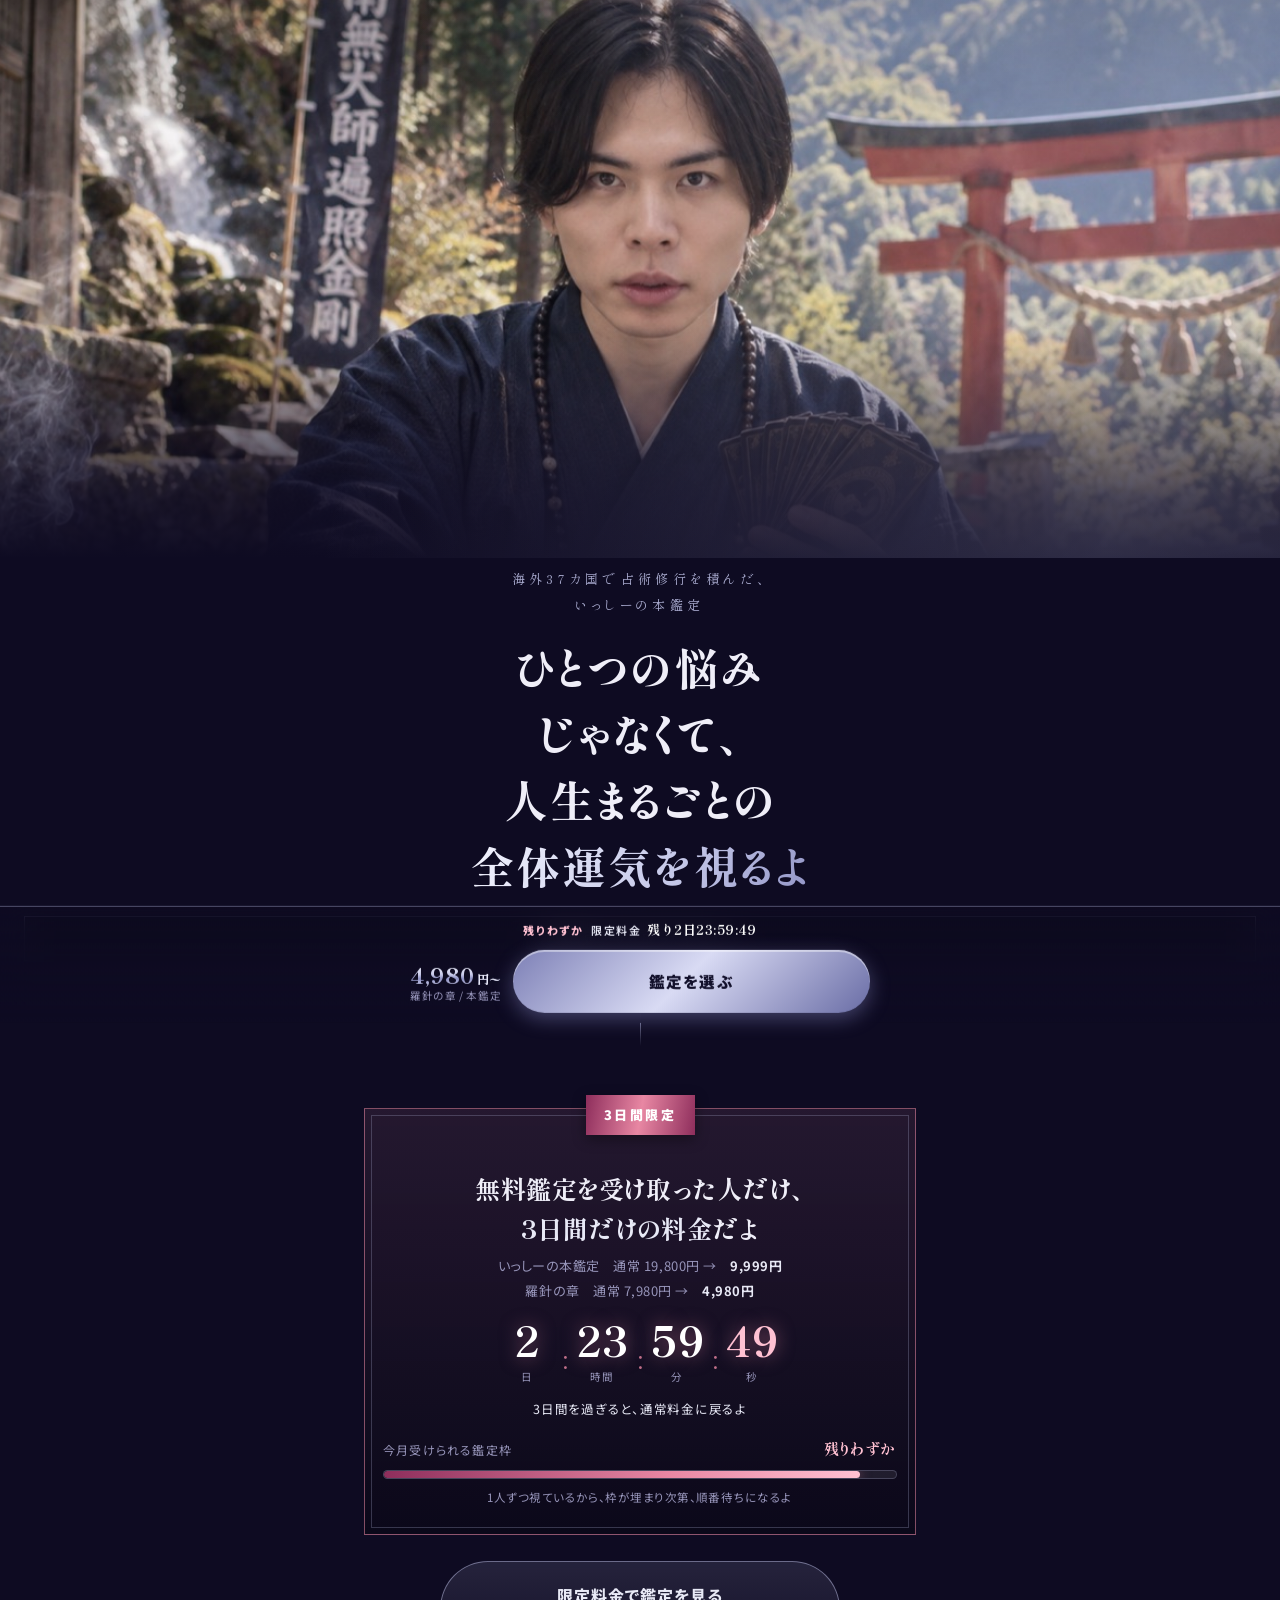
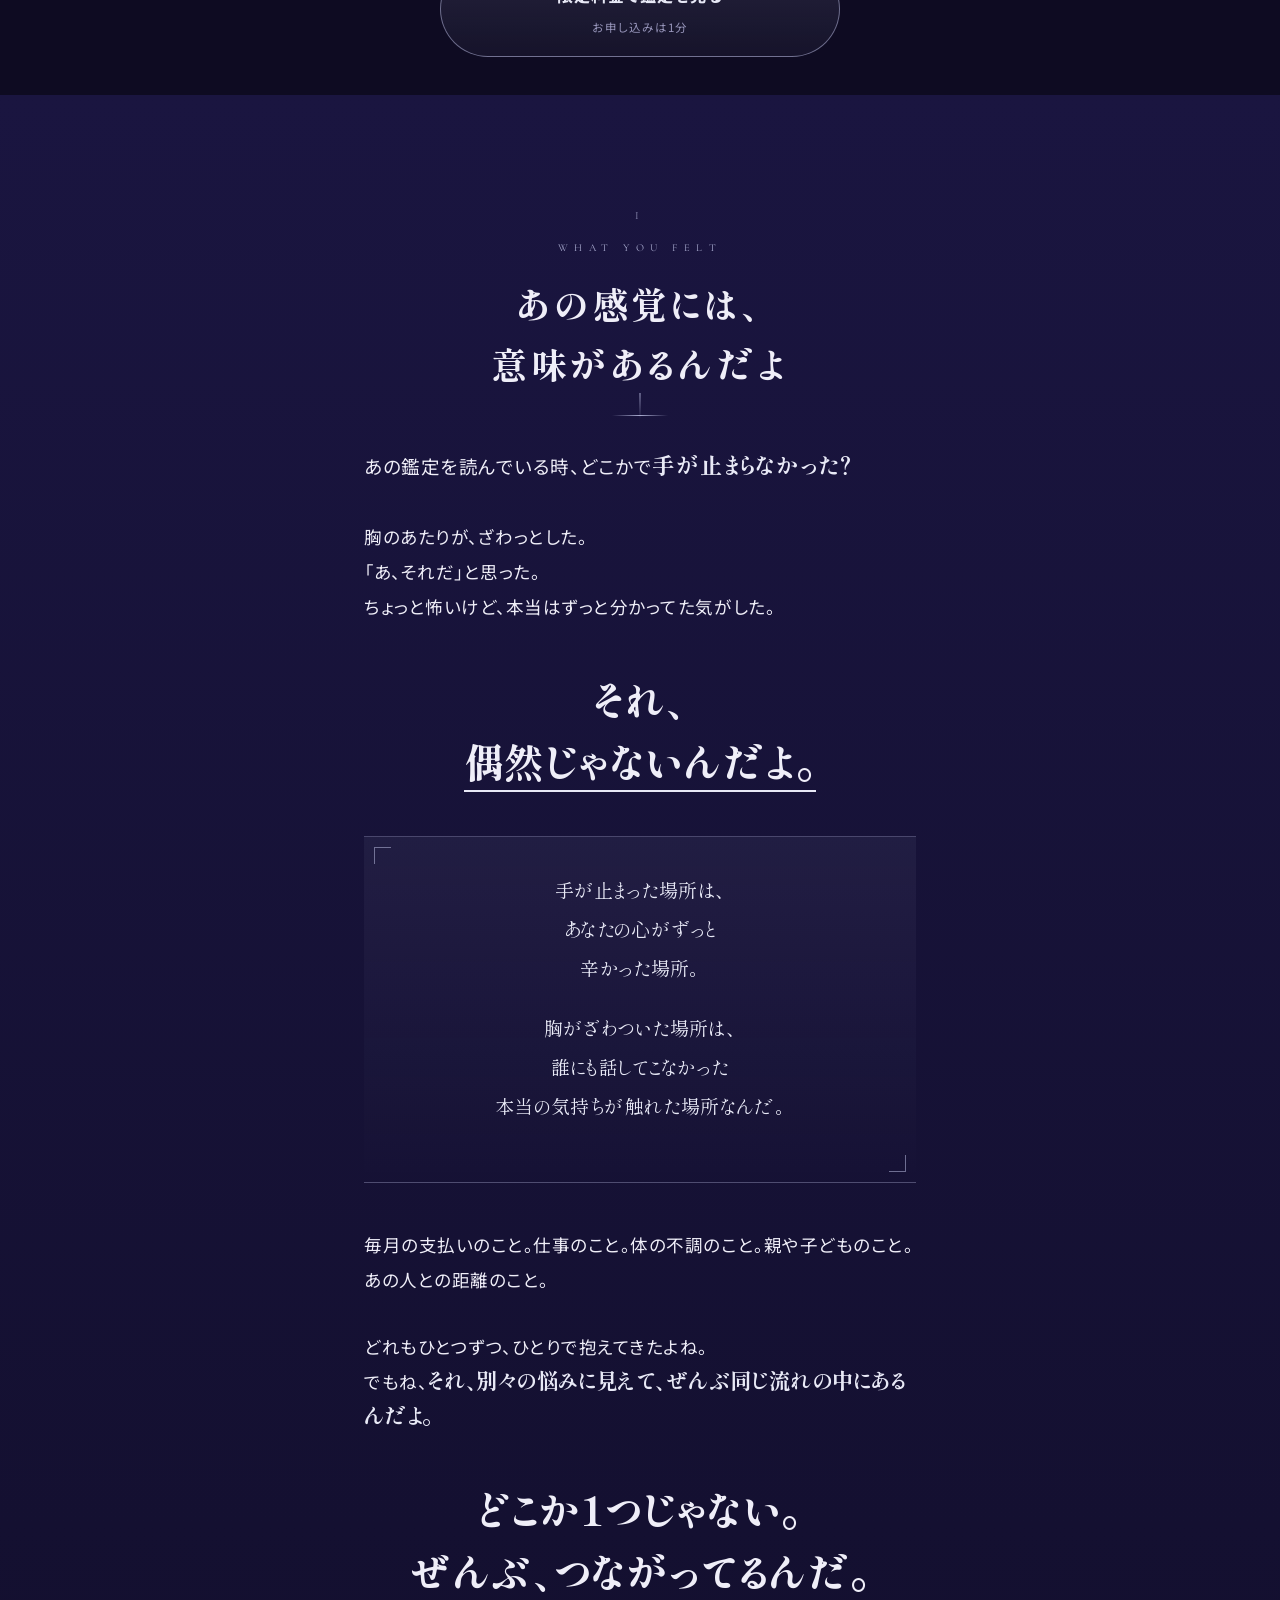
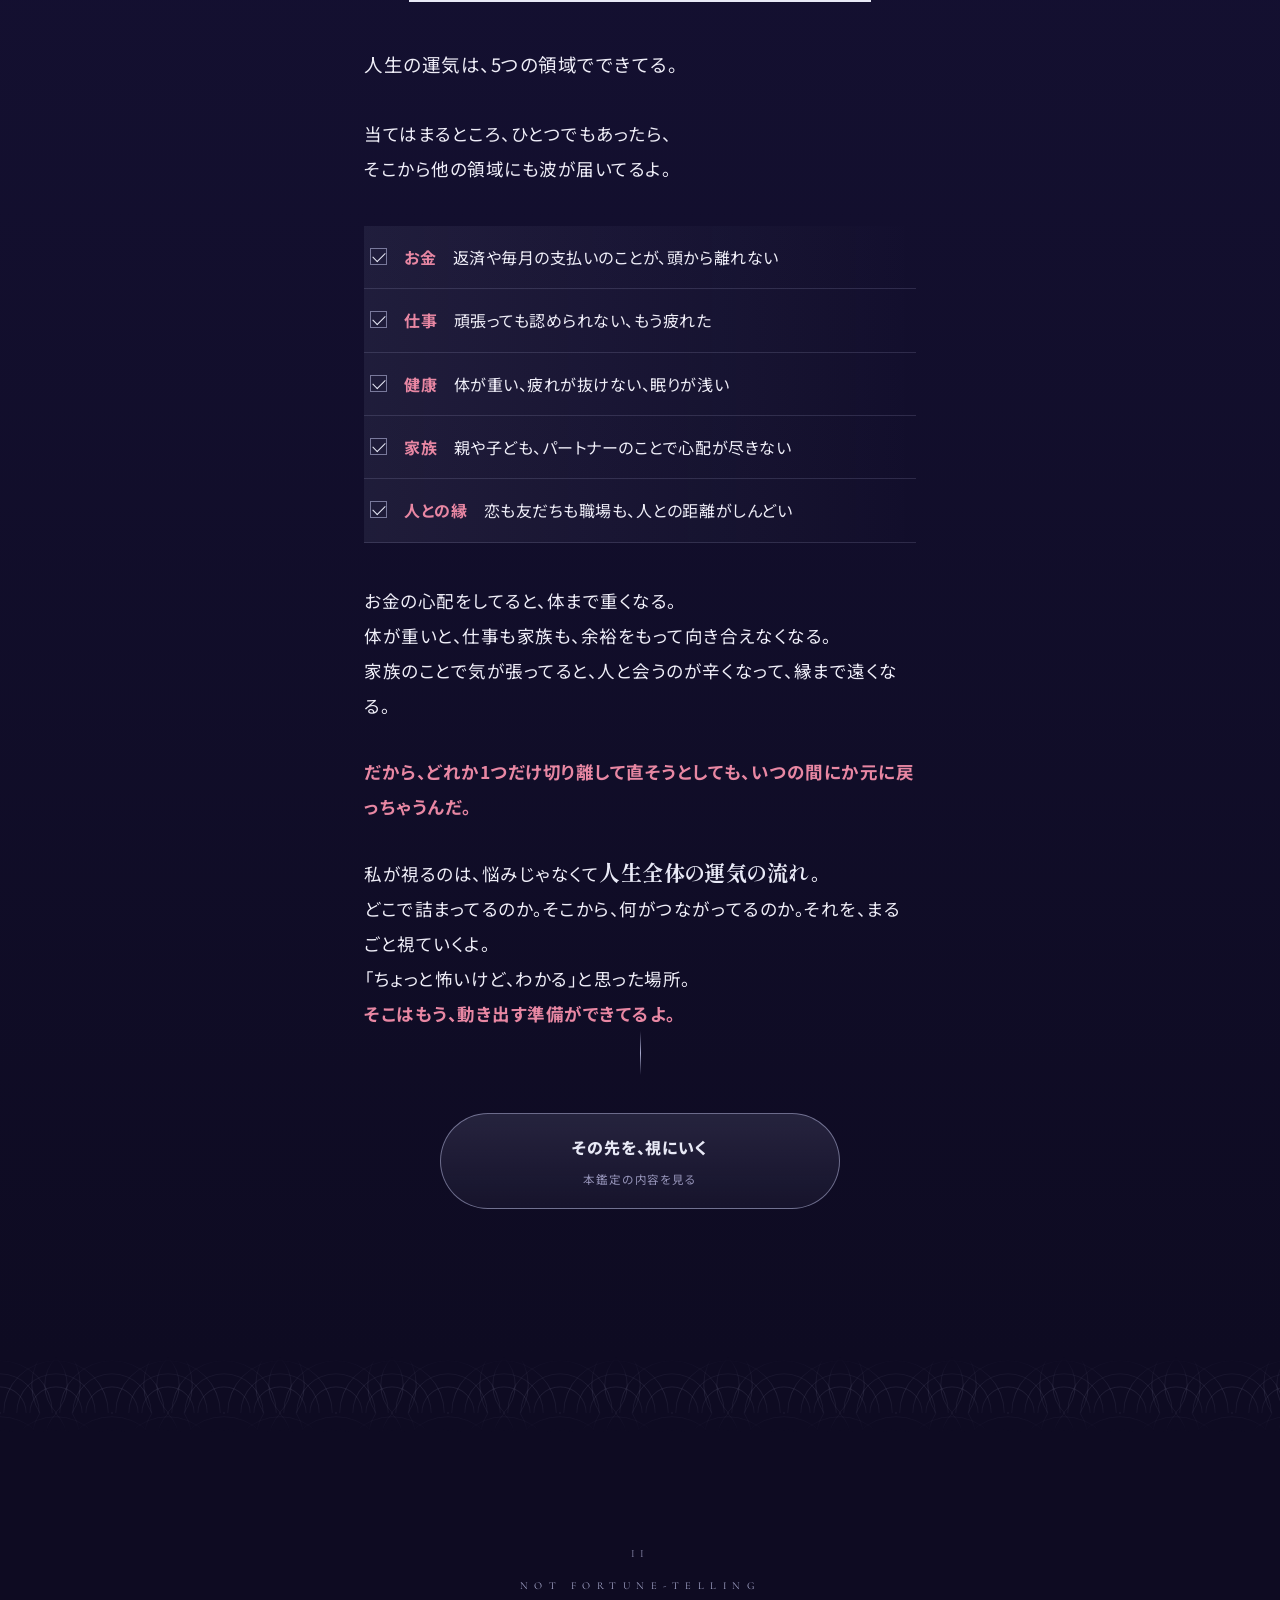
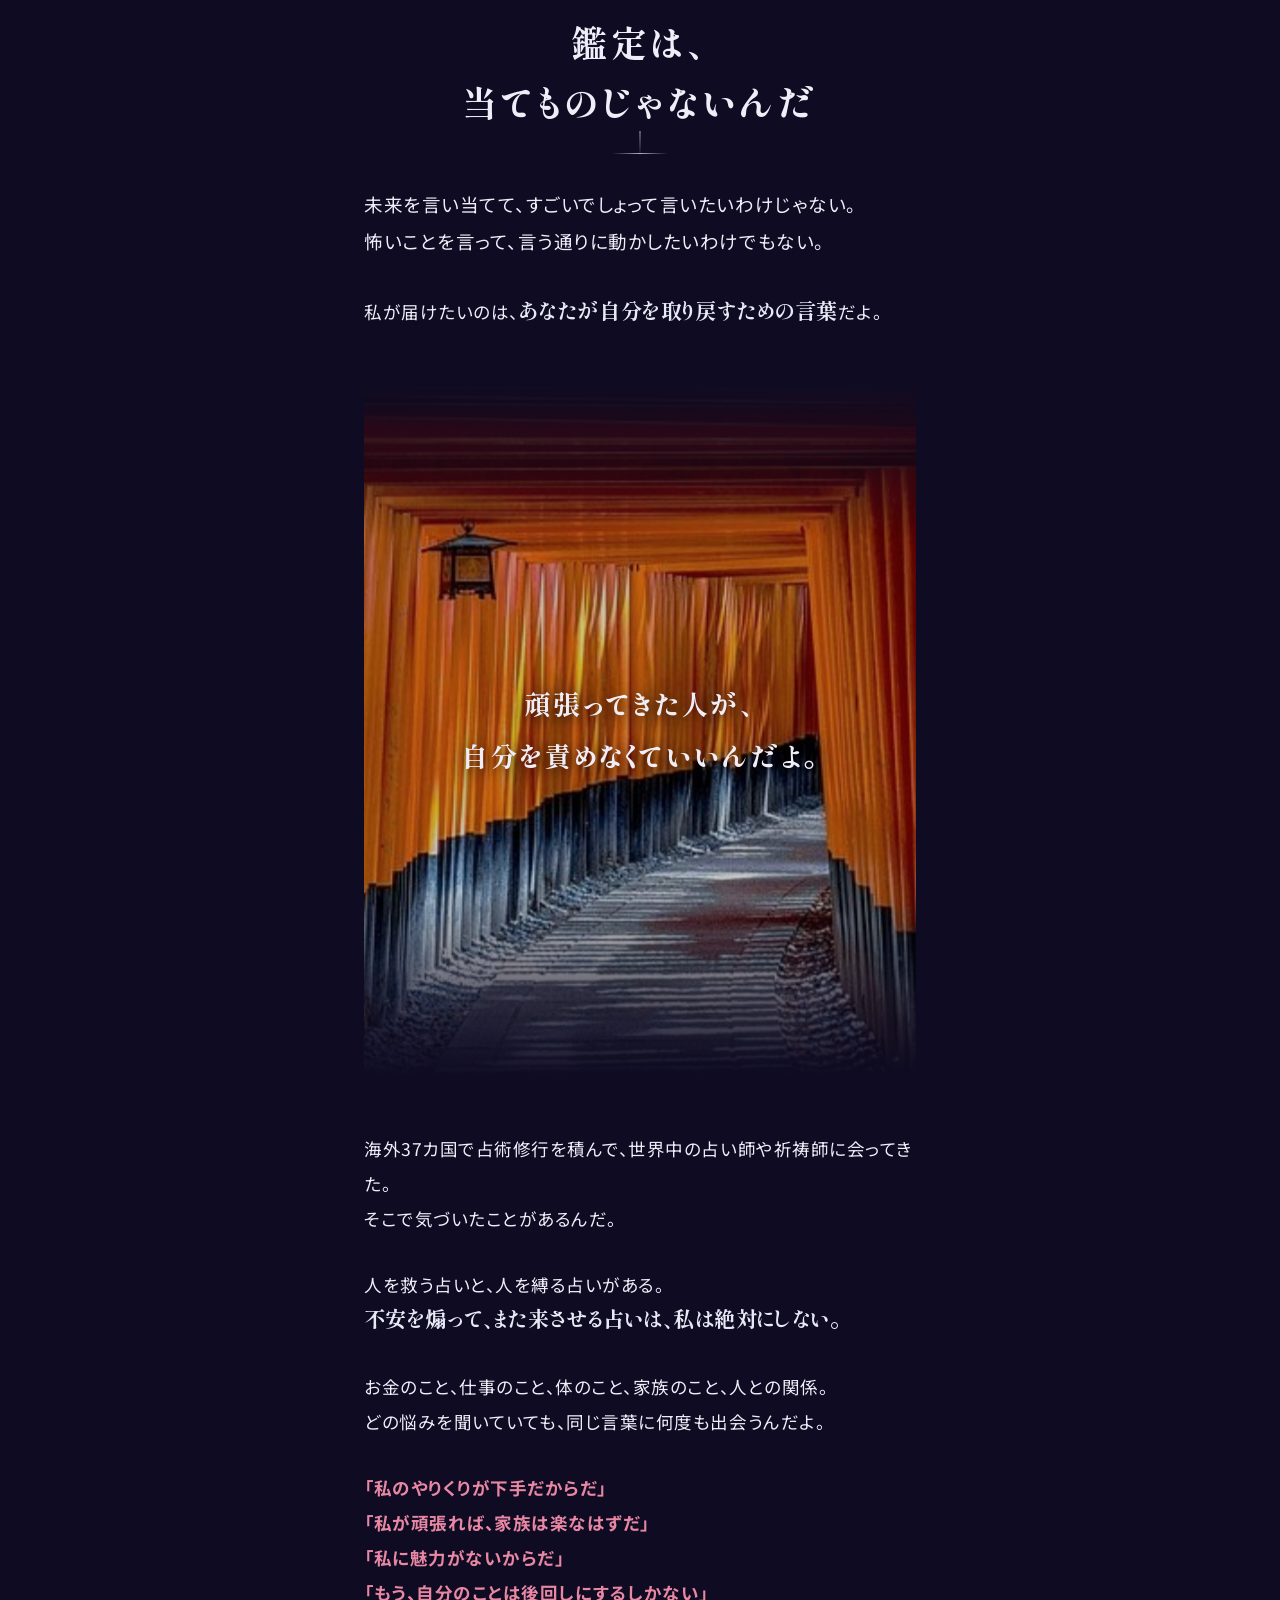
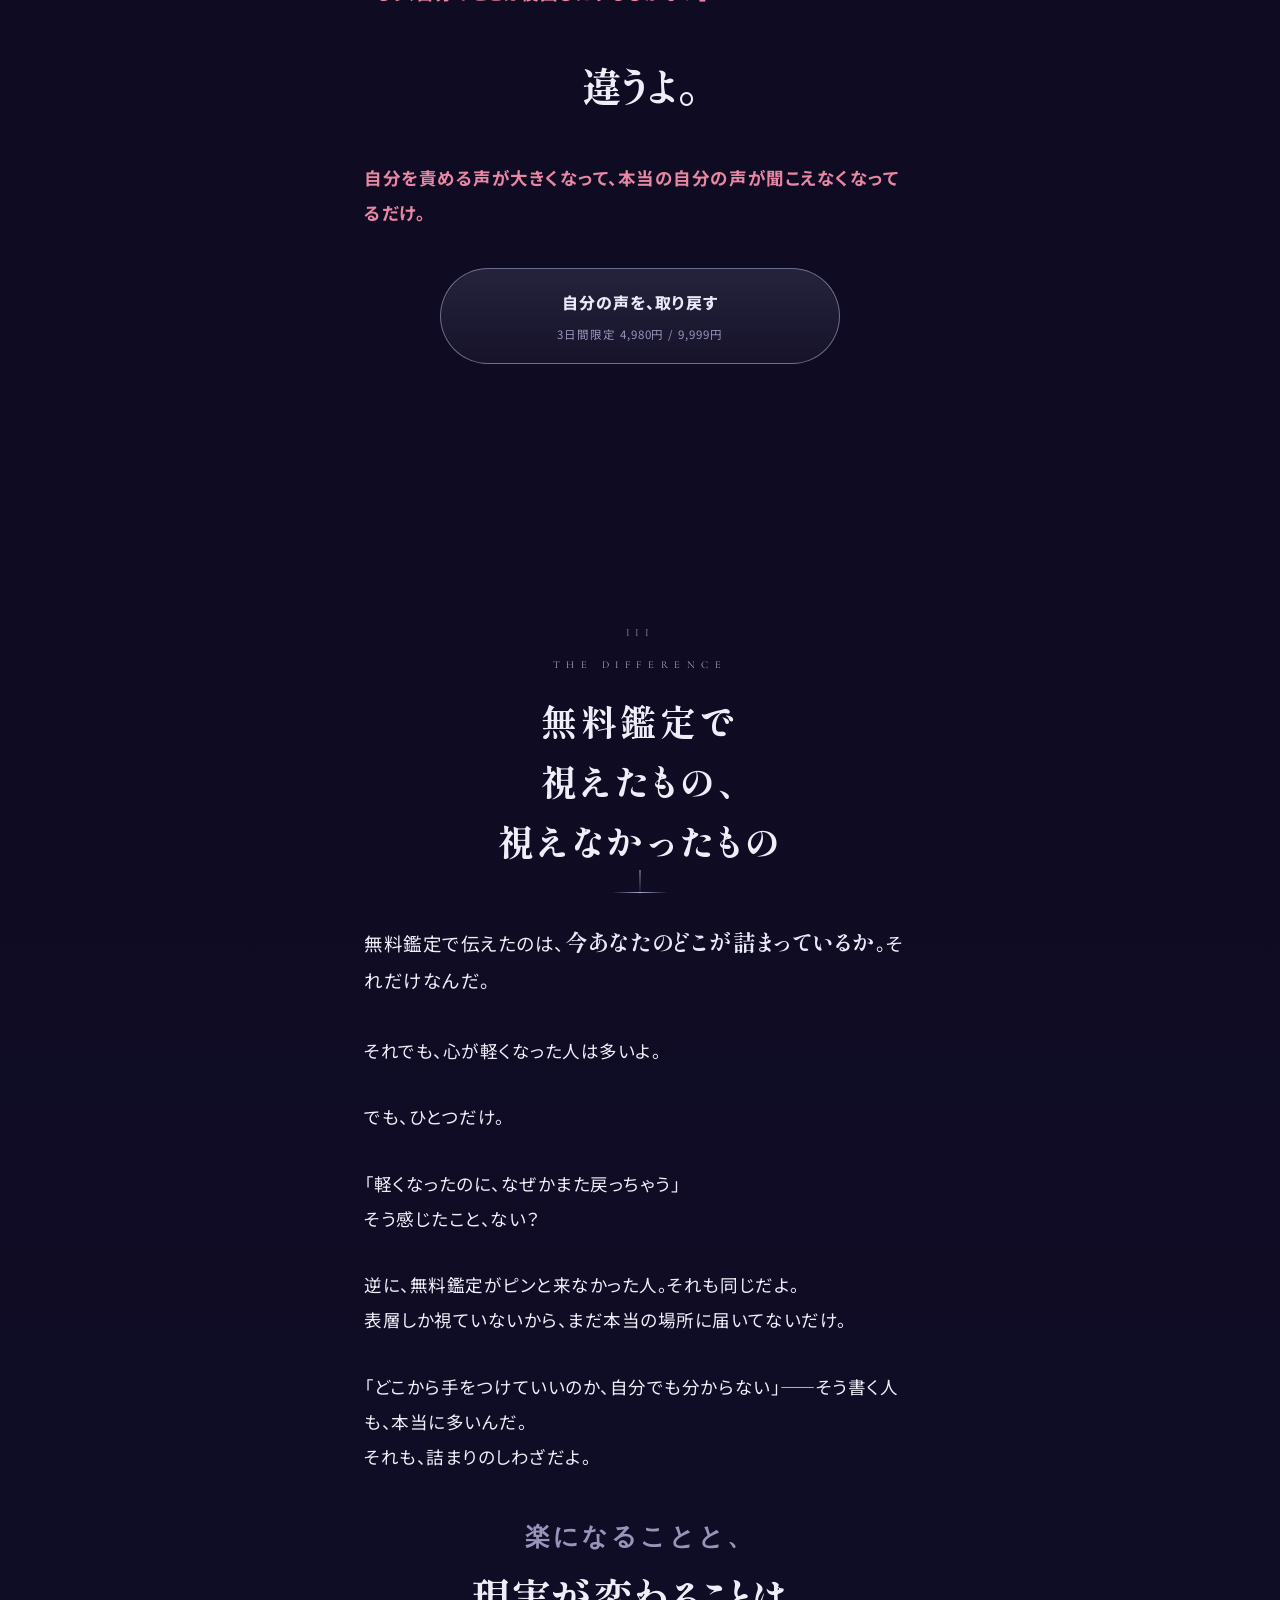
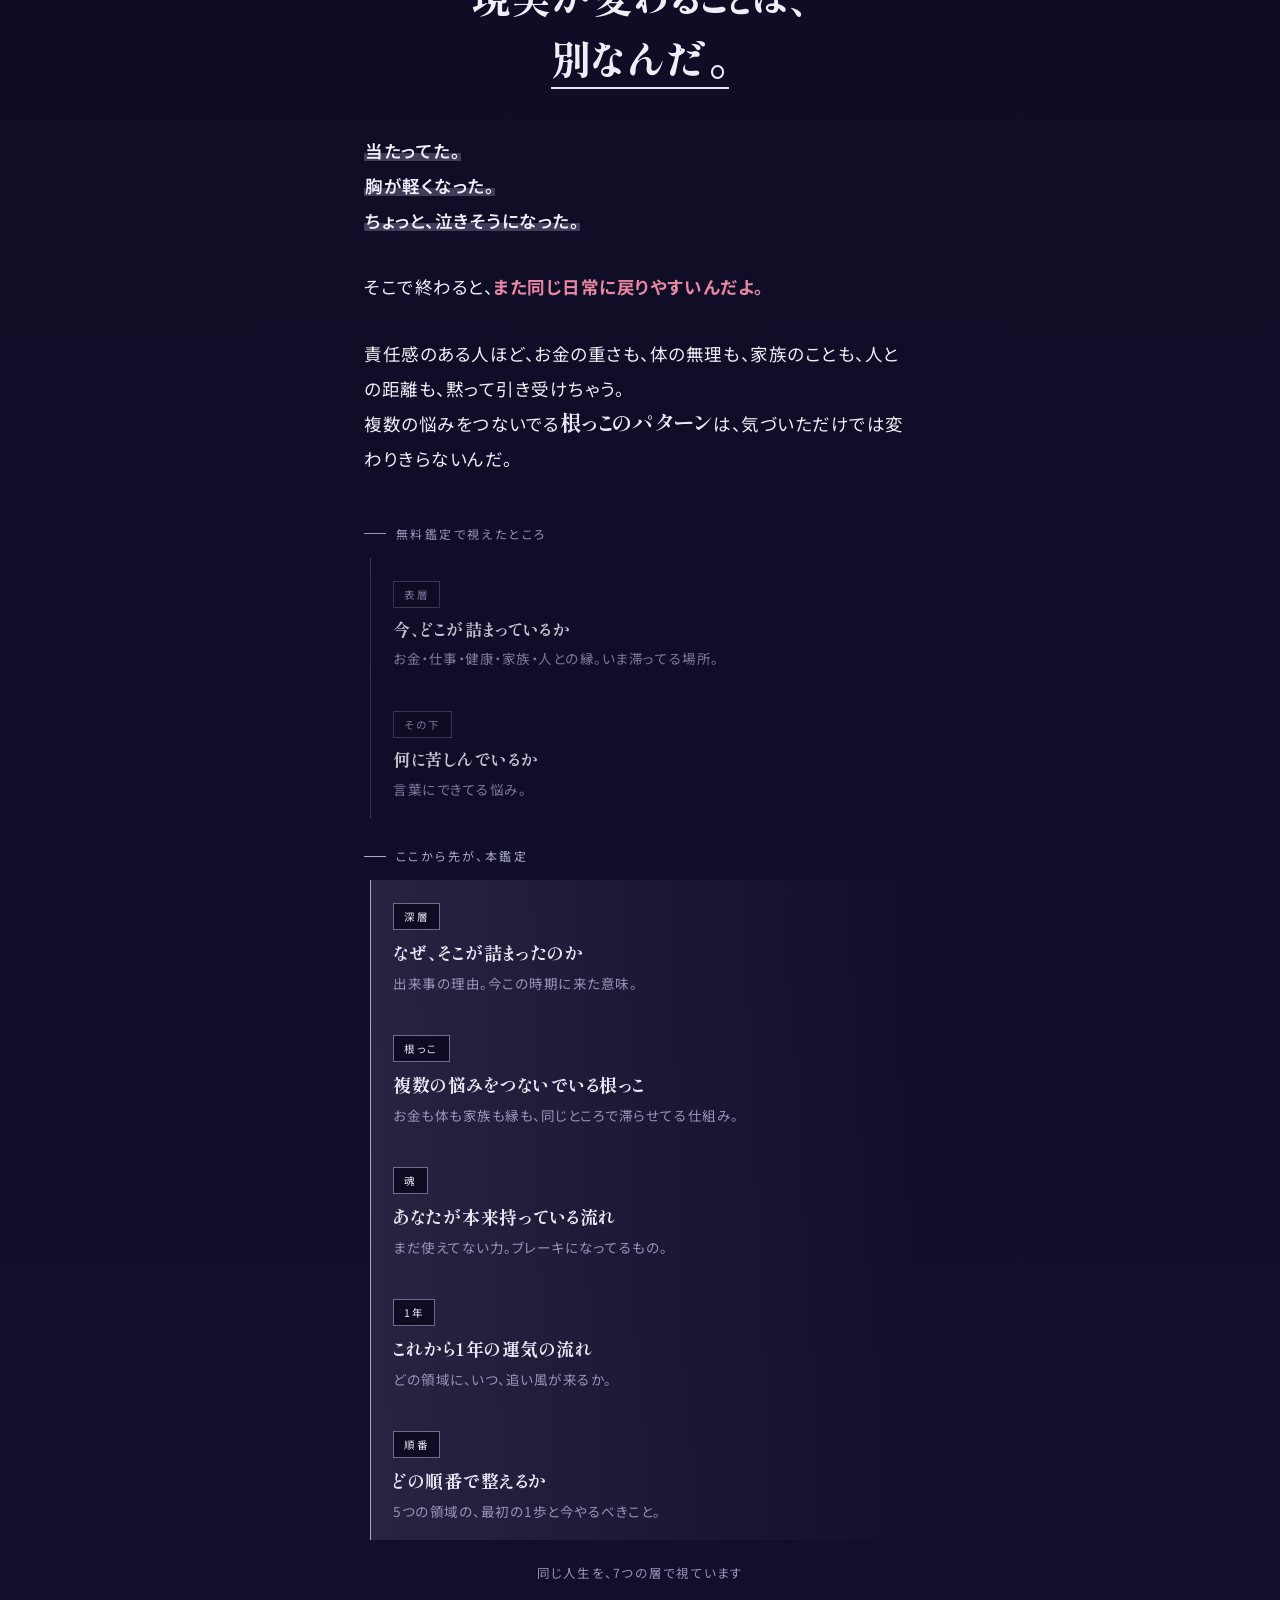
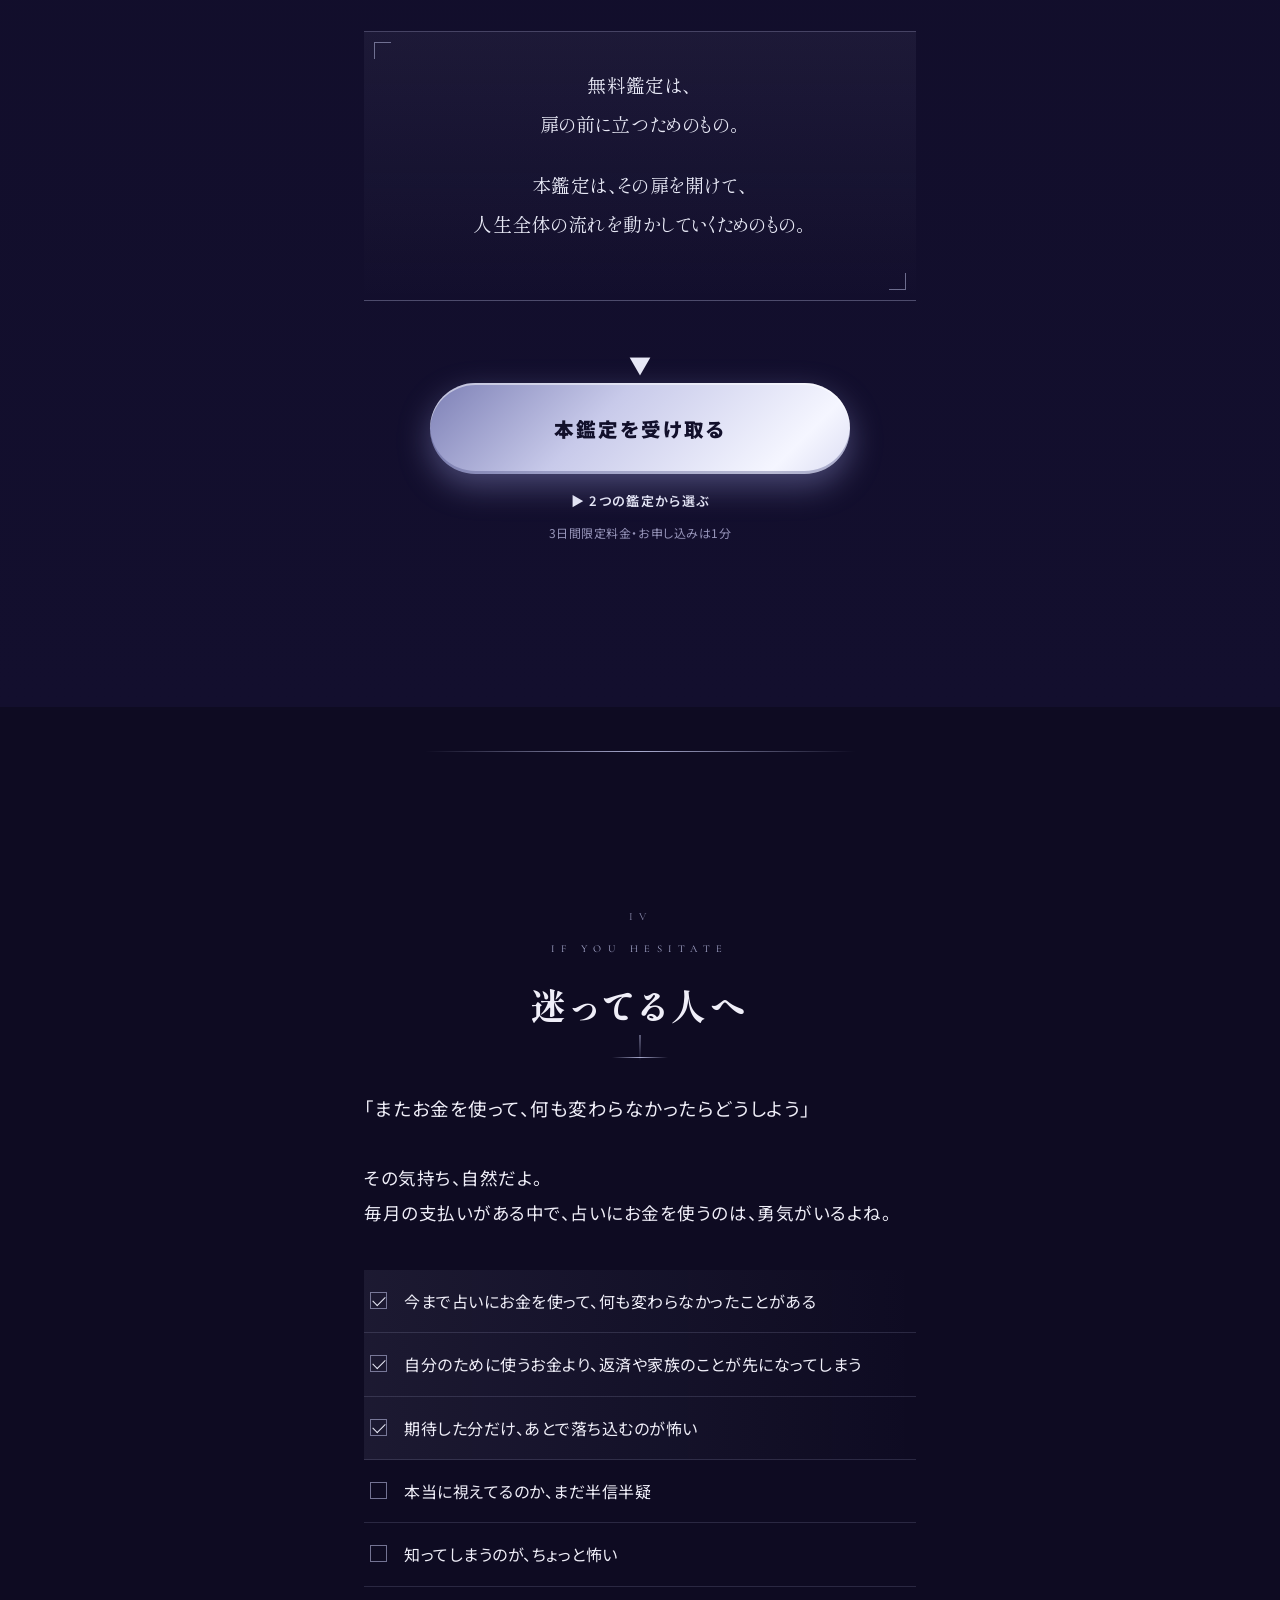
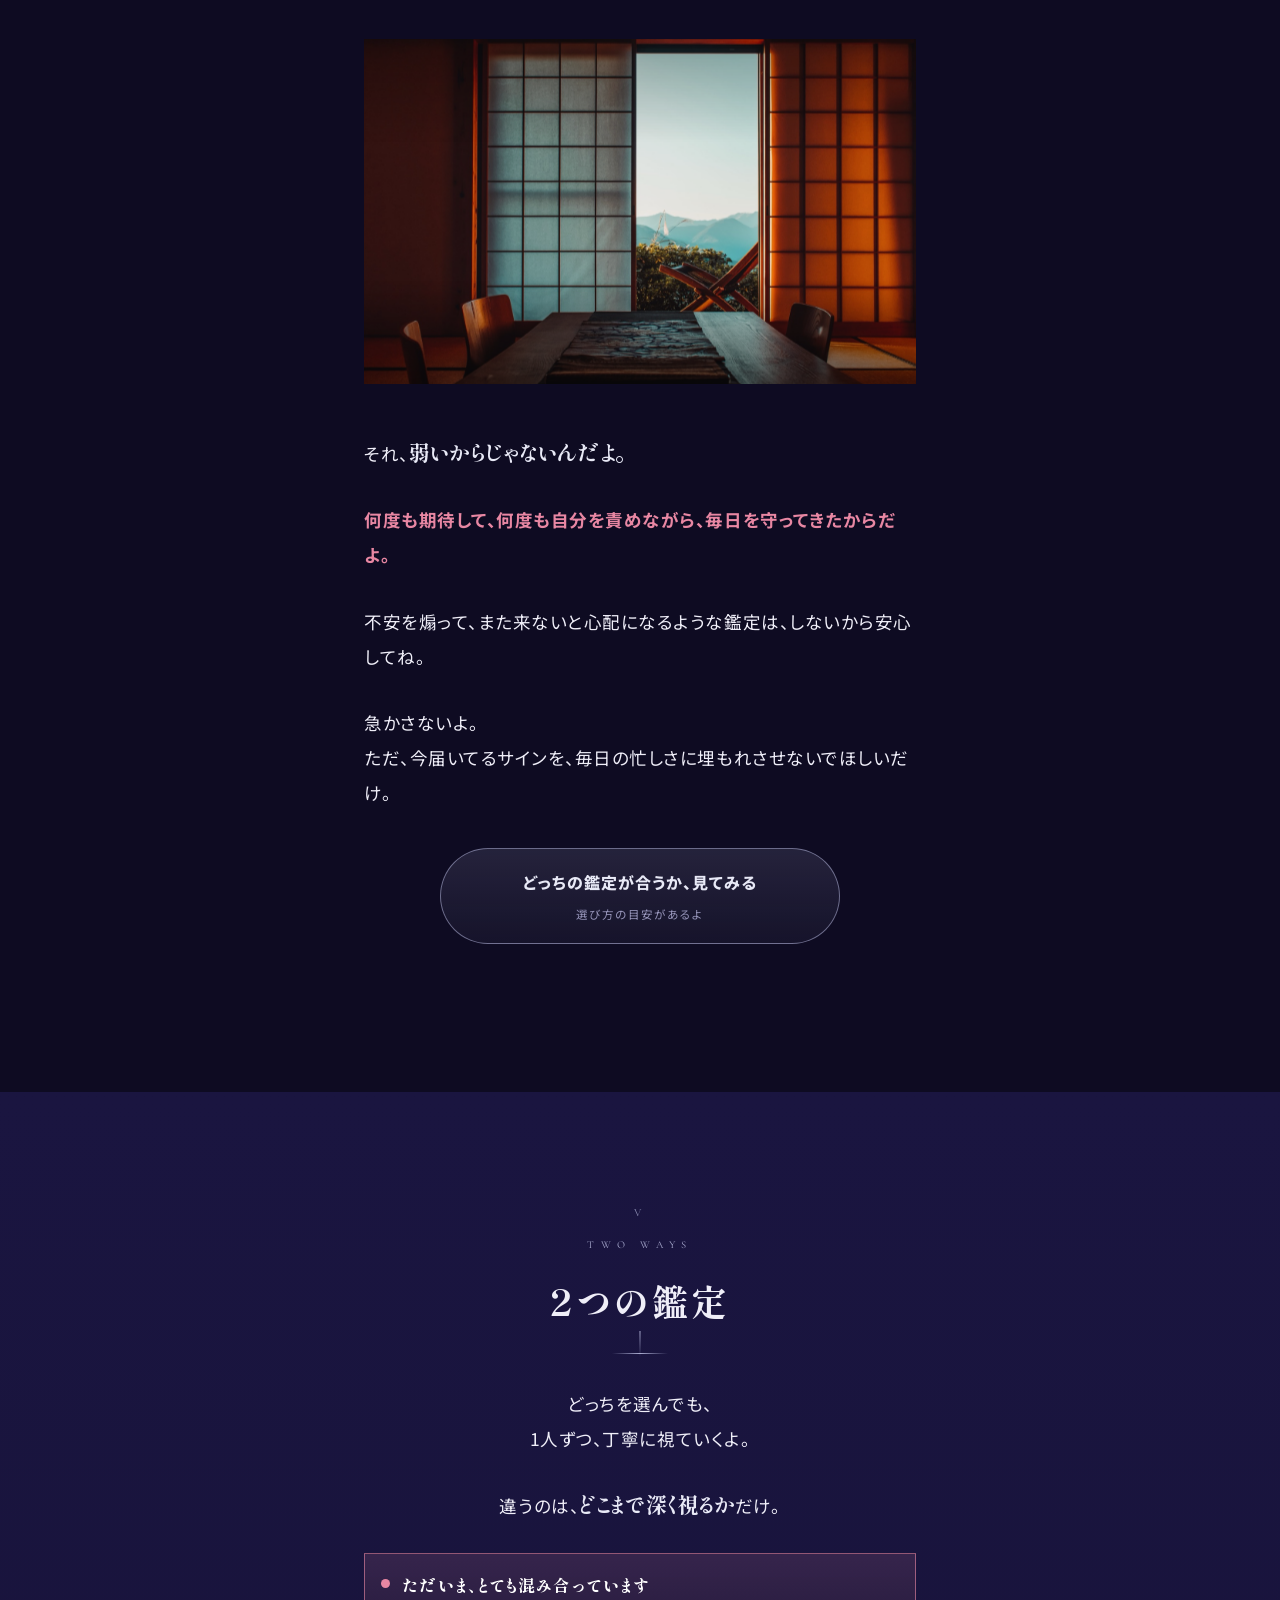
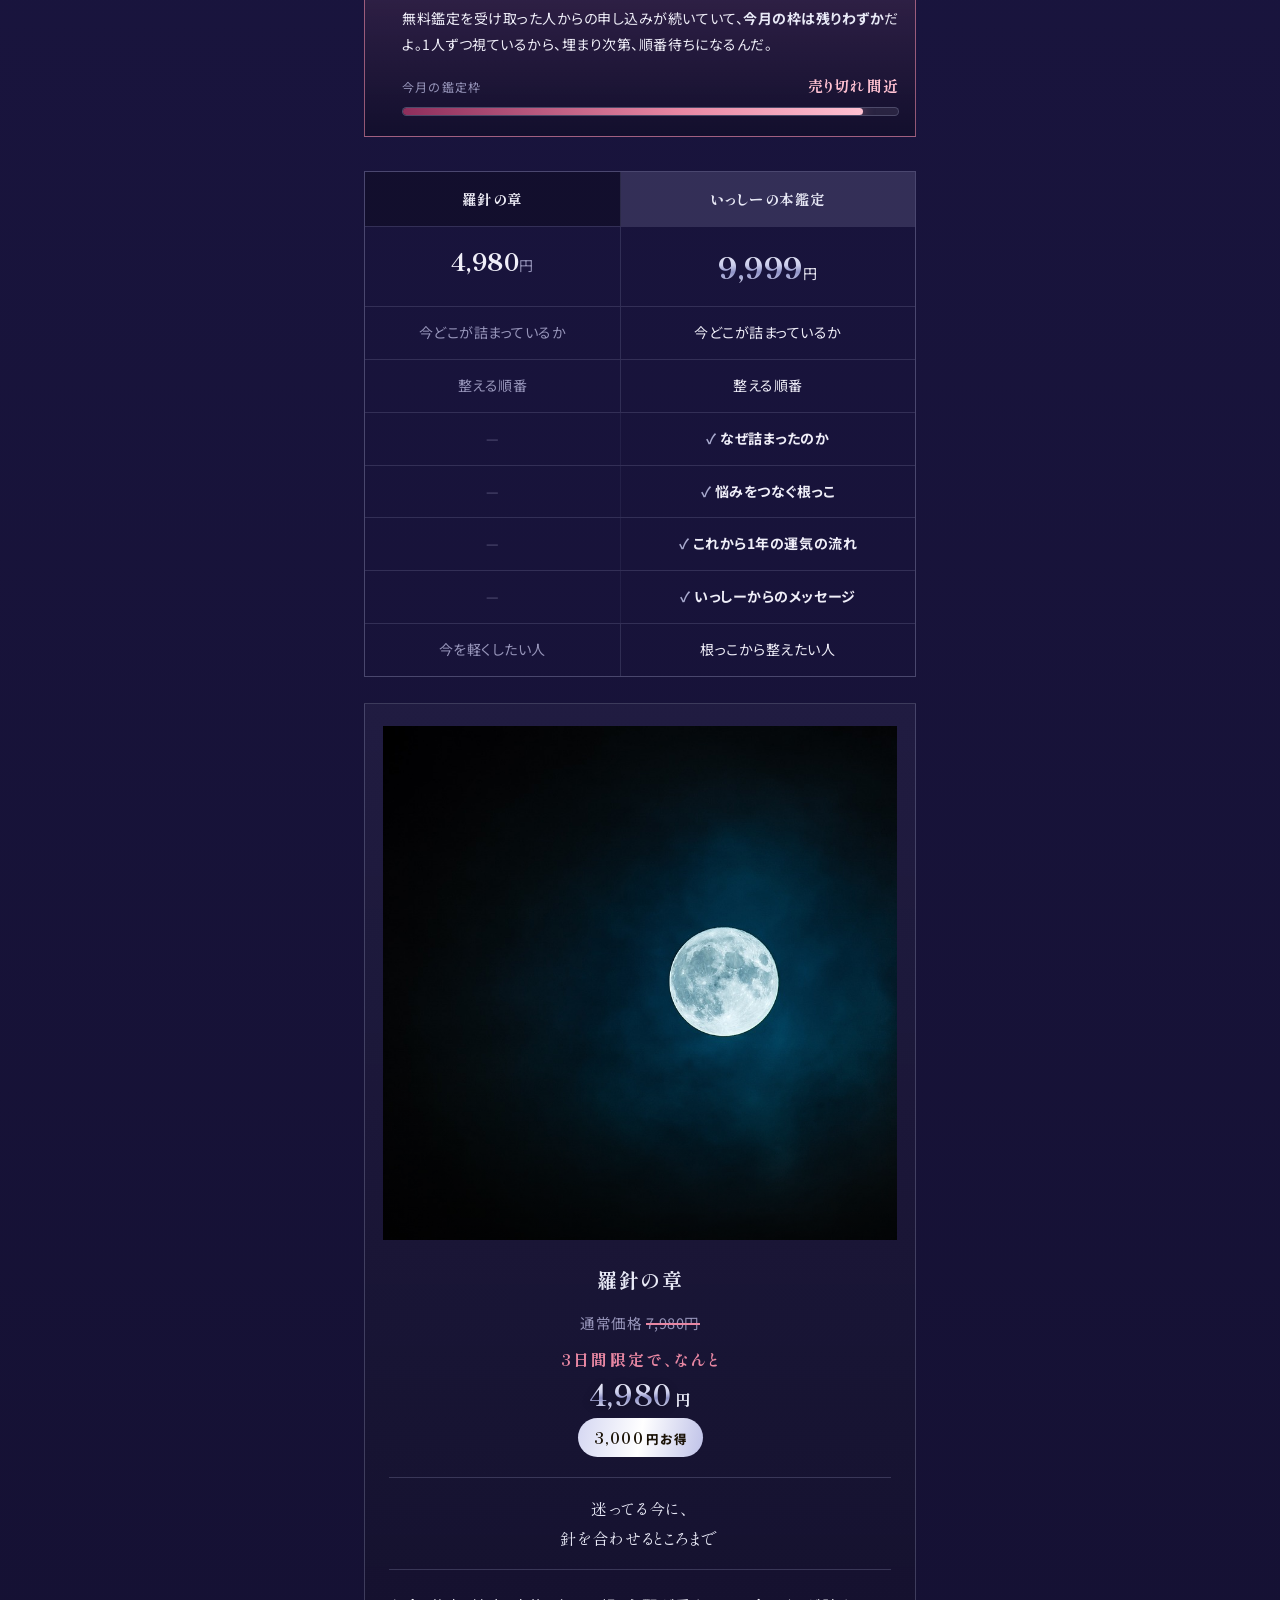
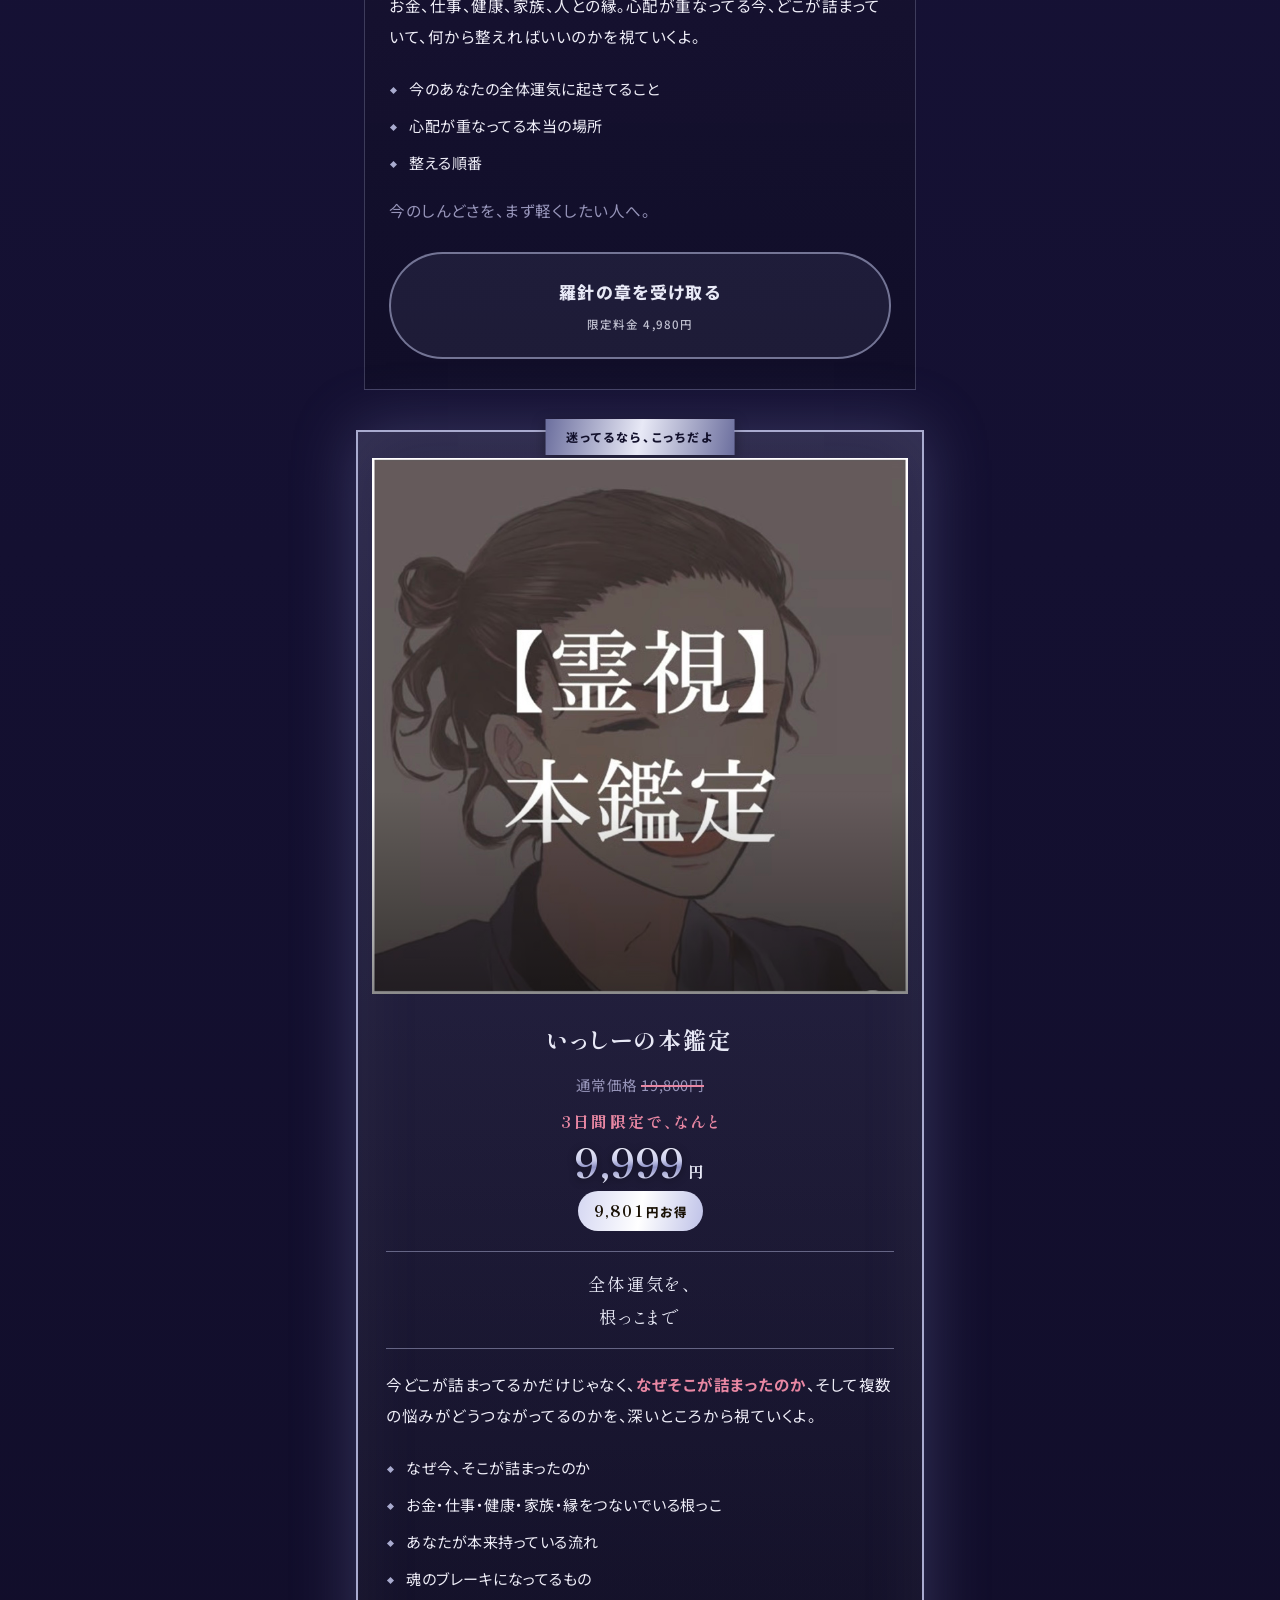
<file: kantei/index.html>
<!doctype html>
<html lang="ja">
<head>
<meta charset="utf-8">
<meta name="viewport" content="width=device-width, initial-scale=1, viewport-fit=cover">
<meta name="robots" content="noindex">
<meta name="theme-color" content="#0E0B22">
<title>いっしーの本鑑定｜無料鑑定を受け取ったあなたへ</title>
<link rel="preconnect" href="https://fonts.googleapis.com">
<link rel="preconnect" href="https://fonts.gstatic.com" crossorigin>
<link href="https://fonts.googleapis.com/css2?family=Shippori+Mincho+B1:wght@400;600;700;800&family=Noto+Sans+JP:wght@400;500;700&family=Cormorant+Garamond:wght@300;500;600&display=swap" rel="stylesheet">
<link rel="stylesheet" href="../assets/lp.css?v=202609102219">
<link rel="stylesheet" href="../assets/theme-isshi.css?v=202610080100">
</head>
<!-- 限定料金：初回閲覧から72時間（無料鑑定の受け取り＝LP初見とみなす）。運用側でSTORESの価格を戻す前提 -->
<!-- 全体運気版：お金／仕事／健康／家族／人との縁を「全部つながってる」と視る統合版（旧A版の恋愛軸・B版のお金健康家族軸を統合） -->
<body data-deadline-key="isshi_kantei" data-deadline-hours="72">

<div class="prog" aria-hidden="true"><i id="progbar"></i></div>

<!-- ============ HERO ============ -->
<header class="hero">
  <!-- IMG差し替え①：ヒーロー画像（../img/ に配置後、src を差し替え） -->
  <div class="hero-person">
    <img src="../img/i_hero.jpg" alt="いっしーの世界観イメージ" fetchpriority="high" onerror="this.closest('.ph,.ph-full,.thumb,.shot,.hero-person')?.style.setProperty('display','none')">
    <div class="hero-flare" aria-hidden="true"></div>
  </div>
  <div class="particles" aria-hidden="true" id="particles"></div>
  <div class="hero-copy">
    <div class="lead rv">海外37カ国で占術修行を積んだ、<br>いっしーの本鑑定</div>
    <h1 class="lines"><span class="ln">ひとつの悩み</span><br><span class="ln">じゃなくて、</span><br><span class="ln">人生まるごとの</span><br><span class="ln gg">全体運気を視るよ</span></h1>
    <div class="tag rv">無料鑑定を受け取ったあなたへ</div>
    <div class="scrollcue rv"><span class="lat">SCROLL</span><i></i></div>
  </div>
</header>

<!-- 3日間限定料金（冒頭） -->
<div class="limited">
  <div class="limbox rv">
    <span class="lt">3日間限定</span>
    <div class="lh">無料鑑定を受け取った人だけ、<br><span class="g">3日間だけの料金</span>だよ</div>
    <div class="ld">いっしーの本鑑定　通常 19,800円 →　<b style="color:var(--gold-hi)">9,999円</b><br>羅針の章　通常 7,980円 →　<b style="color:var(--gold-hi)">4,980円</b></div>
    <div class="cd" aria-label="残り時間">
      <div class="u"><b data-d>-</b><i>日</i></div><div class="sep">:</div>
      <div class="u"><b data-h>--</b><i>時間</i></div><div class="sep">:</div>
      <div class="u"><b data-m>--</b><i>分</i></div><div class="sep">:</div>
      <div class="u s"><b data-s>--</b><i>秒</i></div>
    </div>
    <div class="cd-expired">この料金での案内は終了したよ。<br>ほしい人は、LINEにそのまま送ってね。</div>
    <div class="ln2">3日間を過ぎると、通常料金に戻るよ</div>
    <div class="stock">
      <div class="sl"><span>今月受けられる鑑定枠</span><b>残りわずか</b></div>
      <div class="bar"><i style="--fill:93%"></i></div>
      <div class="sn">1人ずつ視ているから、枠が埋まり次第、順番待ちになるよ</div>
    </div>
  </div>
</div>

<a class="minicta rv" href="#item" style="margin-top:26px">限定料金で鑑定を見る<span class="s">お申し込みは1分</span></a>


<!-- ============ I 手が止まった意味／全部つながっている ============ -->
<section class="s-ai">
  <div class="wrap">
    <div class="chapno">I</div>
    <div class="eyebrow lat">What you felt</div>
    <h2 class="lines"><span class="ln">あの感覚には、</span><br><span class="ln">意味があるんだよ</span></h2>
    <div class="gline"></div>

    <div class="stag">
      <p class="lead-p">あの鑑定を読んでいる時、どこかで<span class="ew">手が止まらなかった？</span></p>
      <p>胸のあたりが、ざわっとした。<br>「あ、それだ」と思った。<br>ちょっと怖いけど、本当はずっと分かってた気がした。</p>
    </div>
    <div class="big rv-b">それ、<br><span class="wipe">偶然じゃないんだよ。</span></div>

    <div class="quote stag">
      <p>手が止まった場所は、<br>あなたの心がずっと<br>辛かった場所。</p>
      <p>胸がざわついた場所は、<br>誰にも話してこなかった<br>本当の気持ちが触れた場所なんだ。</p>
    </div>

    <div class="stag">
      <p>毎月の支払いのこと。仕事のこと。体の不調のこと。親や子どものこと。あの人との距離のこと。</p>
      <p>どれもひとつずつ、ひとりで抱えてきたよね。<br>でもね、<span class="ew">それ、別々の悩みに見えて、ぜんぶ同じ流れの中にあるんだよ。</span></p>
    </div>

    <div class="big rv-b">どこか1つじゃない。<br><span class="wipe">ぜんぶ、つながってるんだ。</span></div>

    <div class="stag">
      <p class="lead-p">人生の運気は、5つの領域でできてる。</p>
      <p>当てはまるところ、ひとつでもあったら、<br>そこから他の領域にも波が届いてるよ。</p>
    </div>

    <ul class="chk rv">
      <li><strong>お金</strong>　返済や毎月の支払いのことが、頭から離れない</li>
      <li><strong>仕事</strong>　頑張っても認められない、もう疲れた</li>
      <li><strong>健康</strong>　体が重い、疲れが抜けない、眠りが浅い</li>
      <li><strong>家族</strong>　親や子ども、パートナーのことで心配が尽きない</li>
      <li><strong>人との縁</strong>　恋も友だちも職場も、人との距離がしんどい</li>
    </ul>

    <div class="stag">
      <p>お金の心配をしてると、体まで重くなる。<br>体が重いと、仕事も家族も、余裕をもって向き合えなくなる。<br>家族のことで気が張ってると、人と会うのが辛くなって、縁まで遠くなる。</p>
      <p><strong>だから、どれか1つだけ切り離して直そうとしても、いつの間にか元に戻っちゃうんだ。</strong></p>
      <p>私が視るのは、悩みじゃなくて<span class="ew">人生全体の運気の流れ</span>。<br>どこで詰まってるのか。そこから、何がつながってるのか。それを、まるごと視ていくよ。</p>
    </div>

    <div class="rv">
      <p>「ちょっと怖いけど、わかる」と思った場所。<br><strong>そこはもう、動き出す準備ができてるよ。</strong></p>
    </div>

    <!-- 鑑定人数などの実績値は正本に無いため、.stat は置かない（37カ国を権威性として本文で使用） -->
    <div class="vline" aria-hidden="true"></div>

    <a class="minicta rv" href="#item">その先を、視にいく<span class="s">本鑑定の内容を見る</span></a>
  </div>
</section>

<div class="band" aria-hidden="true"></div>

<!-- ============ II 当てものではない ============ -->
<section class="s-dark">
  <div class="wrap">
    <div class="chapno">II</div>
    <div class="eyebrow lat">Not fortune-telling</div>
    <h2 class="lines"><span class="ln">鑑定は、</span><br><span class="ln">当てものじゃないんだ</span></h2>
    <div class="gline"></div>

    <div class="stag">
      <p class="lead-p">未来を言い当てて、すごいでしょって言いたいわけじゃない。<br>怖いことを言って、言う通りに動かしたいわけでもない。</p>
      <p>私が届けたいのは、<span class="ew">あなたが自分を取り戻すための言葉</span>だよ。</p>
    </div>

    <!-- IMG差し替え②：旅先・聖地などの横長ワイド画像（4:5 で表示） -->
    <div class="ph-full px rv-s">
      <img src="../img/torii.jpg" alt="旅先の風景" loading="lazy" decoding="async" onerror="this.closest('.ph,.ph-full,.thumb,.shot,.hero-person')?.style.setProperty('display','none')">
      <div class="ov rv-b">頑張ってきた人が、<br>自分を責めなくていいんだよ。</div>
    </div>

    <div class="stag">
      <p>海外37カ国で占術修行を積んで、世界中の占い師や祈祷師に会ってきた。<br>そこで気づいたことがあるんだ。</p>
      <p>人を救う占いと、人を縛る占いがある。<br><span class="ew">不安を煽って、また来させる占いは、私は絶対にしない。</span></p>
      <p>お金のこと、仕事のこと、体のこと、家族のこと、人との関係。<br>どの悩みを聞いていても、同じ言葉に何度も出会うんだよ。</p>
      <p><span class="shu">「私のやりくりが下手だからだ」</span><br><span class="shu">「私が頑張れば、家族は楽なはずだ」</span><br><span class="shu">「私に魅力がないからだ」</span><br><span class="shu">「もう、自分のことは後回しにするしかない」</span></p>
    </div>
    <div class="big rv-b">違うよ。</div>
    <div class="rv">
      <p><strong>自分を責める声が大きくなって、本当の自分の声が聞こえなくなってるだけ。</strong></p>
    </div>

    <a class="minicta rv" href="#item">自分の声を、取り戻す<span class="s">3日間限定 4,980円 / 9,999円</span></a>
  </div>
</section>

<!-- ============ III 無料と本鑑定の差 ============ -->
<section class="s-ai-r">
  <div class="wrap">
    <div class="chapno">III</div>
    <div class="eyebrow lat">The difference</div>
    <h2 class="lines"><span class="ln">無料鑑定で</span><br><span class="ln">視えたもの、</span><br><span class="ln">視えなかったもの</span></h2>
    <div class="gline"></div>

    <div class="stag">
      <p class="lead-p">無料鑑定で伝えたのは、<span class="ew">今あなたのどこが詰まっているか</span>。それだけなんだ。</p>
      <p>それでも、心が軽くなった人は多いよ。</p>
      <p>でも、ひとつだけ。</p>
      <p>「軽くなったのに、なぜかまた戻っちゃう」<br>そう感じたこと、ない？</p>
      <p>逆に、無料鑑定がピンと来なかった人。それも同じだよ。<br>表層しか視ていないから、まだ本当の場所に届いてないだけ。</p>
      <p>「どこから手をつけていいのか、自分でも分からない」——そう書く人も、本当に多いんだ。<br>それも、詰まりのしわざだよ。</p>
    </div>

    <div class="big rv-b"><span class="s">楽になることと、</span>現実が変わることは、<br><span class="wipe">別なんだ。</span></div>

    <div class="stag">
      <p><span class="mk">当たってた。</span><br><span class="mk">胸が軽くなった。</span><br><span class="mk">ちょっと、泣きそうになった。</span></p>
      <p>そこで終わると、<strong>また同じ日常に戻りやすいんだよ。</strong></p>
      <p>責任感のある人ほど、お金の重さも、体の無理も、家族のことも、人との距離も、黙って引き受けちゃう。<br>複数の悩みをつないでる<span class="ew">根っこのパターン</span>は、気づいただけでは変わりきらないんだ。</p>
    </div>

    <div class="depth stag">
      <div class="band-label f">無料鑑定で視えたところ</div>
      <div class="layer free">
        <span class="tag">表層</span>
        <div class="nm">今、どこが詰まっているか</div>
        <div class="sub">お金・仕事・健康・家族・人との縁。いま滞ってる場所。</div>
      </div>
      <div class="layer free">
        <span class="tag">その下</span>
        <div class="nm">何に苦しんでいるか</div>
        <div class="sub">言葉にできてる悩み。</div>
      </div>
      <div class="band-label d">ここから先が、本鑑定</div>
      <div class="layer deep">
        <span class="tag">深層</span>
        <div class="nm">なぜ、そこが詰まったのか</div>
        <div class="sub">出来事の理由。今この時期に来た意味。</div>
      </div>
      <div class="layer deep">
        <span class="tag">根っこ</span>
        <div class="nm">複数の悩みをつないでいる根っこ</div>
        <div class="sub">お金も体も家族も縁も、同じところで滞らせてる仕組み。</div>
      </div>
      <div class="layer deep">
        <span class="tag">魂</span>
        <div class="nm">あなたが本来持っている流れ</div>
        <div class="sub">まだ使えてない力。ブレーキになってるもの。</div>
      </div>
      <div class="layer deep">
        <span class="tag">1年</span>
        <div class="nm">これから1年の運気の流れ</div>
        <div class="sub">どの領域に、いつ、追い風が来るか。</div>
      </div>
      <div class="layer deep">
        <span class="tag">順番</span>
        <div class="nm">どの順番で整えるか</div>
        <div class="sub">5つの領域の、最初の1歩と今やるべきこと。</div>
      </div>
      <div class="cap2">同じ人生を、7つの層で視ています</div>
    </div>

    <div class="quote stag">
      <p>無料鑑定は、<br>扉の前に立つためのもの。</p>
      <p>本鑑定は、その扉を開けて、<br>人生全体の流れを動かしていくためのもの。</p>
    </div>

    <a class="cta rv" href="#item">
      <span class="arrow">▼</span>
      <span class="btn">本鑑定を受け取る</span>
      <span class="sub">▶ 2つの鑑定から選ぶ</span>
      <span class="micro">3日間限定料金・お申し込みは1分</span>
    </a>
  </div>
</section>

<div class="wrap"><div class="growline"></div></div>

<!-- ============ IV 迷っている人へ ============ -->
<section class="s-dark">
  <div class="wrap">
    <div class="chapno">IV</div>
    <div class="eyebrow lat">If you hesitate</div>
    <h2 class="lines"><span class="ln">迷ってる人へ</span></h2>
    <div class="gline"></div>

    <div class="stag">
      <p class="lead-p">「またお金を使って、何も変わらなかったらどうしよう」</p>
      <p>その気持ち、自然だよ。<br>毎月の支払いがある中で、占いにお金を使うのは、勇気がいるよね。</p>
    </div>

    <ul class="chk rv">
      <li>今まで占いにお金を使って、何も変わらなかったことがある</li>
      <li>自分のために使うお金より、返済や家族のことが先になってしまう</li>
      <li>期待した分だけ、あとで落ち込むのが怖い</li>
      <li>本当に視えてるのか、まだ半信半疑</li>
      <li>知ってしまうのが、ちょっと怖い</li>
    </ul>

    <!-- IMG差し替え③：静かな窓辺・光などのワイド画像（16:10） -->
    <div class="ph wide px rv-s">
      <img src="../img/window_01.jpg" alt="静かな光" loading="lazy" decoding="async" onerror="this.closest('.ph,.ph-full,.thumb,.shot,.hero-person')?.style.setProperty('display','none')">
    </div>

    <div class="stag">
      <p>それ、<span class="ew">弱いからじゃないんだよ。</span></p>
      <p><strong>何度も期待して、何度も自分を責めながら、毎日を守ってきたからだよ。</strong></p>
      <p>不安を煽って、また来ないと心配になるような鑑定は、しないから安心してね。</p>
      <p>急かさないよ。<br>ただ、今届いてるサインを、毎日の忙しさに埋もれさせないでほしいだけ。</p>
    </div>

    <a class="minicta rv" href="#item">どっちの鑑定が合うか、見てみる<span class="s">選び方の目安があるよ</span></a>
  </div>
</section>

<!-- ============ V 商品 ============ -->
<section class="s-ai" id="item" data-sticky-hide>
  <div class="wrap">
    <div class="chapno">V</div>
    <div class="eyebrow lat">Two ways</div>
    <h2 class="lines"><span class="ln">2つの鑑定</span></h2>
    <div class="gline"></div>

    <div class="stag">
      <p class="tc">どっちを選んでも、<br>1人ずつ、丁寧に視ていくよ。</p>
      <p class="tc">違うのは、<span class="ew">どこまで深く視るか</span>だけ。</p>
    </div>

    <div class="crowd hot rv">
      <span class="dot"></span>
      <div>
        <div class="ct">ただいま、とても混み合っています</div>
        無料鑑定を受け取った人からの申し込みが続いていて、<b>今月の枠は残りわずか</b>だよ。1人ずつ視ているから、埋まり次第、順番待ちになるんだ。
        <div class="stock">
          <div class="sl"><span>今月の鑑定枠</span><b>売り切れ間近</b></div>
          <div class="bar"><i style="--fill:93%"></i></div>
        </div>
      </div>
    </div>

    <div class="vs stag">
      <div class="r hd"><div class="c">羅針の章</div><div class="c">いっしーの本鑑定</div></div>
      <div class="r pr"><div class="c"><span class="v">4,980</span>円</div><div class="c"><span class="v">9,999</span>円</div></div>
      <div class="r"><div class="c">今どこが詰まっているか</div><div class="c">今どこが詰まっているか</div></div>
      <div class="r"><div class="c">整える順番</div><div class="c">整える順番</div></div>
      <div class="r"><div class="c dash">—</div><div class="c tick">なぜ詰まったのか</div></div>
      <div class="r"><div class="c dash">—</div><div class="c tick">悩みをつなぐ根っこ</div></div>
      <div class="r"><div class="c dash">—</div><div class="c tick">これから1年の運気の流れ</div></div>
      <div class="r"><div class="c dash">—</div><div class="c tick">いっしーからのメッセージ</div></div>
      <div class="r"><div class="c">今を軽くしたい人</div><div class="c">根っこから整えたい人</div></div>
    </div>

    <!-- 羅針の章（安い方） -->
    <div class="item rv">
      <!-- IMG差し替え④：羅針の章 サムネ（正方形 1:1） -->
      <div class="thumb"><img src="../img/moon_01.jpg" alt="羅針の章" loading="lazy" decoding="async" onerror="this.closest('.ph,.ph-full,.thumb,.shot,.hero-person')?.style.setProperty('display','none')"></div>
      <div class="pname">羅針の章</div>
      <div class="pr-stage">
        <div class="was">通常価格 <s>7,980円</s></div>
        <div class="nanto">3日間限定で、なんと</div>
        <div class="price"><span class="num-gold">4,980</span><small>円</small></div>
        <span class="off"><b>3,000</b>円お得</span>
      </div>
      <div class="goal">迷ってる今に、<br>針を合わせるところまで</div>
      <p>お金、仕事、健康、家族、人との縁。心配が重なってる今、どこが詰まっていて、何から整えればいいのかを視ていくよ。</p>
      <ul>
        <li>今のあなたの全体運気に起きてること</li>
        <li>心配が重なってる本当の場所</li>
        <li>整える順番</li>
      </ul>
      <p class="honest">今のしんどさを、まず軽くしたい人へ。</p>
      <a class="pbtn" href="https://pmsdqb4c2p0emj0yagvc.stores.jp/items/692a89608e735ff58f254b47" target="_blank" rel="noopener">羅針の章を受け取る<span class="s">限定料金 4,980円</span></a>
    </div>

    <!-- いっしーの本鑑定（推奨） -->
    <div class="item rec">
      <div class="badge">迷ってるなら、こっちだよ</div>
      <!-- IMG差し替え⑤：いっしーの本鑑定 サムネ（正方形 1:1） -->
      <div class="thumb"><img src="../img/thumb_honkantei.jpg" alt="いっしーの本鑑定" loading="lazy" decoding="async" onerror="this.closest('.ph,.ph-full,.thumb,.shot,.hero-person')?.style.setProperty('display','none')"></div>
      <div class="pname">いっしーの本鑑定</div>
      <div class="pr-stage">
        <div class="was">通常価格 <s>19,800円</s></div>
        <div class="nanto">3日間限定で、なんと</div>
        <div class="price"><span class="num-gold">9,999</span><small>円</small></div>
        <span class="off"><b>9,801</b>円お得</span>
      </div>
      <div class="goal">全体運気を、<br>根っこまで</div>
      <p>今どこが詰まってるかだけじゃなく、<strong>なぜそこが詰まったのか</strong>、そして複数の悩みがどうつながってるのかを、深いところから視ていくよ。</p>
      <ul>
        <li>なぜ今、そこが詰まったのか</li>
        <li>お金・仕事・健康・家族・縁をつないでいる根っこ</li>
        <li>あなたが本来持っている流れ</li>
        <li>魂のブレーキになってるもの</li>
        <li>これから1年の運気の流れ</li>
        <li>どの順番で整えるか、今やるべきこと</li>
        <li>あなたに向けた、いっしーからのメッセージ</li>
      </ul>
      <p>悩みがいくつも重なってる人や、同じところで何度も立ち止まってきた自覚がある人は、こっちの方が深く整理しやすい流れが出てるよ。</p>
      <a class="pbtn" href="https://pmsdqb4c2p0emj0yagvc.stores.jp/items/692a8a45580447535785f29e" target="_blank" rel="noopener">本鑑定を受け取る<span class="s">限定料金 9,999円</span></a>
    </div>

    <div class="whisper rv">
      高い方を選べば良い、<br>ってことじゃないよ。<br>今の自分に必要な深さで、大丈夫。
    </div>

    <div class="quote stag">
      <p>鑑定は、1人ずつ<br>視ていくよ。</p>
      <p>受けられる数には、<br>限りがあるんだ。</p>
    </div>

    <div class="linebox rv">
      <div class="lh">どっちにするか迷ったら</div>
      <p>今の状況を、そのままLINEに送って。<br>どっちが合うか、私から返事するよ。</p>
      <div class="ls">お支払いで止まった時も、同じくLINEへ</div>
    </div>

    <!-- IMG差し替え⑥：LINE相談の前に置くワイド画像（16:10） -->
    <div class="ph wide px rv-s">
      <img src="../img/hands_01.jpg" alt="あたたかい飲み物と手元" loading="lazy" decoding="async" onerror="this.closest('.ph,.ph-full,.thumb,.shot,.hero-person')?.style.setProperty('display','none')">
      <div class="cap">迷ったら、そのままLINEに</div>
    </div>
  </div>
</section>

<div class="band" aria-hidden="true"></div>

<!-- ============ VI 受け取りまでの流れ（明） ============ -->
<section class="s-light">
  <div class="wrap">
    <div class="chapno">VI</div>
    <div class="eyebrow lat">The flow</div>
    <h2 class="lines"><span class="ln">受け取るまでの流れ</span></h2>
    <div class="gline"></div>

    <div class="steps stag">
      <div class="st">
        <span class="when">お申し込み</span>
        <h4>購入してね</h4>
        <p>お名前と、購入画面のスクリーンショットをLINEに送って。ここで一度、私が確認するよ。</p>
      </div>
      <div class="st">
        <span class="when">確認がとれたら</span>
        <h4>2回目の質問を送るよ</h4>
        <p>ここが、いちばん大事なところ。<br>今いちばん辛い瞬間。口に出せずにいること。夜にふっと浮かぶ心配事。<br>お金のことでも、体のことでも、家族のことでも、人のことでも、どこから書いてもいいよ。<br>上手に書こうとしなくて大丈夫。思いついたままの言葉でいいからね。</p>
      </div>
      <div class="st">
        <span class="when">返事をもらってから</span>
        <h4>その言葉ごと、深く視るよ</h4>
        <p>もらった言葉を1つずつ受け取りながら、なぜ今この流れが来てるのか、悩みがどうつながってるのかを視ていくね。<br>ここに時間をかけたいから、<strong>2〜3日</strong>もらってるよ。</p>
      </div>
      <div class="st">
        <span class="when">仕上がったら</span>
        <h4>本格鑑定書を届けるよ</h4>
        <p>読み終えたあとに、そのまま置いておける長さで書くね。何度でも読み返して。</p>
      </div>
    </div>

    <div class="whisper rv">
      申し込んで、はい終わり、じゃないよ。<br>
      あなたの言葉を聞いてから、書きはじめるからね。
    </div>

    <a class="cta rv" href="#item">
      <span class="arrow">▼</span>
      <span class="btn">鑑定を選ぶ</span>
      <span class="sub">▶ 3日間限定 4,980円 / 9,999円</span>
    </a>
  </div>
</section>

<div class="wrap"><div class="growline"></div></div>

<!-- ============ VII 声（明） ============ -->
<section class="s-light">
  <div class="wrap">
    <div class="chapno">VII</div>
    <div class="eyebrow lat">Voices</div>
    <h2 class="lines"><span class="ln">受け取った人たちのこと</span></h2>
    <div class="gline"></div>

    <div class="rv"><p class="tc">届いたLINEを、そのまま載せるね。</p></div>

    <figure class="shot rv"><img src="../img/voices/k_01.png" alt="受け取った人の感想" loading="lazy" decoding="async"></figure>
    <figure class="shot rv"><img src="../img/voices/k_02.png" alt="受け取った人の感想" loading="lazy" decoding="async"></figure>
    <figure class="shot rv"><img src="../img/voices/k_03.png" alt="受け取った人の感想" loading="lazy" decoding="async"></figure>

    <a class="minicta rv" href="#item">私も、視てもらう<span class="s">2つの鑑定から選ぶ</span></a>

    <figure class="shot rv"><img src="../img/voices/k_04.png" alt="受け取った人の感想" loading="lazy" decoding="async"></figure>
    <figure class="shot rv"><img src="../img/voices/k_05.png" alt="受け取った人の感想" loading="lazy" decoding="async"></figure>

    <a class="minicta rv" href="#item">鑑定を選ぶ<span class="s">羅針の章 4,980円 / 本鑑定 9,999円</span></a>
  </div>
</section>

<!-- ============ VIII 来ないでほしい人 ============ -->
<section class="s-ai-r">
  <div class="wrap">
    <div class="warn stag">
      <div class="eyebrow lat">Please do not</div>
      <h3>申し込まないでほしい人が、<br>いるんだ</h3>
      <p>今、生活がぎりぎりで、このお金を出すために、返済や治療費、家族の生活費を削らなきゃいけない人。</p>
      <p><strong>今回は、見送って。</strong></p>
      <p>無理をして受けるものじゃないよ。家族と相談する時間が必要な人も、どうか急がないでね。</p>
      <p>無料鑑定で伝えたことを、何度でも読み返してね。<br>そこに書いたことは、本当のことだから。</p>
      <p>状況が変わった時に、また来てくれたらいい。<br><strong>その時、私はここにいるよ。</strong></p>
    </div>

    <div class="big rv-b" style="margin-top:46px">暮らしを壊さずに<br>来られる人へ。</div>
    <a class="minicta rv" href="#item">限定料金のうちに、鑑定を選ぶ<span class="s">3日間を過ぎると通常料金に戻るよ</span></a>
  </div>
</section>

<!-- ============ IX FAQ ============ -->
<section class="s-dark">
  <div class="wrap">
    <div class="chapno">IX</div>
    <div class="eyebrow lat">Questions</div>
    <h2 class="sm lines"><span class="ln">よくある質問</span></h2>
    <div class="gline"></div>

    <div class="stag">
      <details class="faq"><summary>悩みがいくつもあって、ひとつに絞れない。</summary>
        <div class="ans">絞らなくて大丈夫。むしろ、いくつも重なってる人のための鑑定なんだ。お金も、仕事も、体も、家族も、人との縁も、ぜんぶ同じ流れの中でつながってるから、まるごと視るよ。思いつくまま、全部書いてね。</div>
      </details>
      <details class="faq"><summary>怖いこと言われない？</summary>
        <div class="ans">言わないよ。私は、怖がらせて動かす鑑定はしない。ただ、見ないままだと同じことを繰り返しやすい部分については、正直に伝えるね。</div>
      </details>
      <details class="faq"><summary>当たってなかったらどうしよう、と思っちゃう。</summary>
        <div class="ans">鑑定は、当てものじゃないんだ。読んだ時に「ざわっとした場所」を、あなた自身が見つけるためのもの。ひとつでも心に残る場所があれば、それが今のあなたに必要なところだよ。</div>
      </details>
      <details class="faq"><summary>羅針の章と本鑑定、どっちを選べばいい？</summary>
        <div class="ans">今のしんどさをまず軽くしたい人は、羅針の章を。悩みがいくつも重なってる人、同じことを何度も繰り返してる自覚がある人、根っこから整えたい人は、本鑑定をおすすめしてるよ。</div>
      </details>
      <details class="faq"><summary>家族に知られない？</summary>
        <div class="ans">知られないよ。鑑定書はこのLINEにだけ届く。郵送物も、家に届くものも一切なし。読む時間も場所も、あなたが決めて。</div>
      </details>
      <details class="faq"><summary>どれくらいで届く？</summary>
        <div class="ans">申し込みのあと、鑑定前に聞かせてほしいことをLINEで送るよ。返事をもらってから、2〜3日ほどで仕上げて届けるね。</div>
      </details>
      <details class="faq"><summary>3日間を過ぎたら、もう受けられない？</summary>
        <div class="ans">受けられるよ。ただし通常料金に戻る。無料鑑定を受け取った直後がいちばん心が動いてる時だから、この料金は3日間だけにしてるんだ。</div>
      </details>
      <details class="faq"><summary>質問にうまく答えられる自信がない。</summary>
        <div class="ans">大丈夫。長く書かなくていいよ。思いついたままの言葉で送って。</div>
      </details>
      <details class="faq"><summary>あとから何か買わなきゃいけない？</summary>
        <div class="ans">鑑定書の中で、石や道具を買うようにお願いすることはないよ。鑑定そのものに、追加の費用もかからないから安心してね。</div>
      </details>
      <details class="faq"><summary>お支払いがうまくいかない。</summary>
        <div class="ans">よくあることだから、気にしないで。エラーが出た、途中で止まった、どの方法がいいかわからない。そのままLINEに送って。一緒に手順を確認するよ。</div>
      </details>
    </div>

    <a class="minicta rv" href="#item">鑑定を申し込む<span class="s">羅針の章 / いっしーの本鑑定</span></a>
  </div>
</section>

<!-- ============ X 追伸 ============ -->
<section class="s-ai">
  <div class="wrap">
    <div class="chapno">X</div>
    <div class="eyebrow lat">From Isshi</div>
    <h2 class="lines"><span class="ln">最後に</span></h2>
    <div class="gline"></div>

    <!-- IMG差し替え⑦：いっしーのポートレート／イメージ（3:4 縦） -->
    <div class="ph portrait rv-s">
      <img src="../img/i_hero.jpg" alt="いっしー" loading="lazy" decoding="async" onerror="this.closest('.ph,.ph-full,.thumb,.shot,.hero-person')?.style.setProperty('display','none')">
    </div>

    <div class="stag">
      <p class="lead-p">私は、当てて驚かせる人じゃないよ。</p>
      <p><strong>占いは、当てるものじゃなくて、あなたが自分を取り戻すためのもの。</strong></p>
      <p>海外37カ国で占術修行を積んで、人を救う占いと、人を縛る占いがあるって気づいた。<br>だから、不安を煽って依存させる占いは、絶対にしないって決めてるんだ。</p>
      <p>私も昔、大切にされない恋愛をくり返してた時期があるよ。<br>だから、ひとりで抱えて頑張る辛さが、他人事じゃない。</p>
      <p>お金も、仕事も、体も、家族も、人との縁も。<br>ぜんぶつながってるから、<span class="ew">どこか1つを責めなくていいんだよ。</span></p>
      <p>無料鑑定は、入り口。<br>そこで視えたものの<span class="ew">奥</span>が、まだ残ってる。</p>
      <p>あなたがここまで来たこと自体に、意味があるよ。</p>
    </div>

    <div class="whisper rv">金額の話じゃなくて、<br>お金も、仕事も、体も、家族も、人との縁も、<br>ひとりで抱えてきた毎日を、一度ほどきたい人の話だよ。</div>

    <div class="peak rv">
      <div class="l1">急がなくていいよ。<br>でも、</div>
      <div class="l2">見にいくのは、<br><em>今日でいい。</em></div>
      <div class="l3">限定料金の残り時間は、<br>ページ上部に表示してるよ。</div>
    </div>

    <div class="sign rv">いっしー</div>

    <a class="cta rv" href="#item">
      <span class="arrow">▼</span>
      <span class="btn">本鑑定を受け取る</span>
      <span class="sub">▶ 2つの鑑定から選ぶ</span>
      <span class="micro">3日間限定料金・お申し込みは1分</span>
    </a>
  </div>
</section>

<footer>
  <div class="wrap">
    <p>海外37カ国で占術修行を積んだ、いっしー</p>
    <p style="margin-top:20px"><a href="https://pmsdqb4c2p0emj0yagvc.stores.jp/tokushoho" target="_blank" rel="noopener">特定商取引法に基づく表記</a></p>
    <p class="lat" style="margin-top:22px;font-size:10px;letter-spacing:.4em">ISSHI</p>
  </div>
</footer>

<div class="sticky" id="sticky">
  <span class="lab"><span class="hot">残りわずか</span>限定料金<span class="cdmini"></span></span>
  <div class="row">
    <div class="pricebox"><div class="p">4,980<small>円〜</small></div><div class="n">羅針の章 / 本鑑定</div></div>
    <a href="#item">鑑定を選ぶ</a>
  </div>
</div>

<script src="../assets/lp.js?v=202609102219"></script>
<script src="../assets/track-config.js?v=202609252005"></script>
<script src="../assets/track.js?v=202609252005"></script>
</body>
</html>
</file>
<file: assets/lp.css>
/* =====================================================================
   スピ系セールスLP 共通デザインシステム v2  (spi-sales-lp)
   - モバイルファースト（390px基準）／ダーク基調＋明セクションの明暗リズム
   - 感情を動かす4段のジャンプ率： whisper(14.5) < body(17) < quote(19) < big(28-40) < xl(34-50)
   - アカウント別の差し替えは各ページ <style> の :root 上書きだけで行う
   ===================================================================== */

:root{
  /* ---- 色トークン（既定＝みづき・本鑑定：藍×金） ---- */
  --bg:#0A1622;          /* 基調の闇 */
  --bg2:#102437;         /* 一段明るい闇（グラデ用） */
  --bg3:#0D1D2E;
  --gold:#B8964A;
  --gold-hi:#EBD9A8;
  --gold-lo:#8A6E32;
  --paper:#F2EFE7;       /* 本文 */
  --mute:#8FA3B6;        /* 囁き・注釈 */
  --shu:#E8836B;         /* 痛みの言葉・感情ピーク（strong） */
  --marker:rgba(201,162,75,.30);
  /* 明セクション */
  --cream:#F7F4EC;
  --ink:#2A2D3A;
  --ink2:#5A5E70;
  --kon:#0B3050;
  --rose:#C0456B;
  --wis:#6B5BA8;
  /* CTA */
  --cta-a:#B8862F; --cta-b:#E8C877; --cta-c:#FFF3CC; --cta-d:#A87828;
  --cta-ink:#1A1206;
  /* 寸法 */
  --pad:24px;
  --maxw:600px;
  /* 書体 */
  --serif:"Shippori Mincho B1","Hiragino Mincho ProN","Yu Mincho",serif;
  --sans:"Noto Sans JP","Hiragino Sans","Yu Gothic",sans-serif;
  --lat:"Cormorant Garamond",Georgia,serif;
}

/* ---------- リセット ---------- */
*{margin:0;padding:0;box-sizing:border-box}
html{scroll-behavior:smooth;-webkit-text-size-adjust:100%}
html,body{max-width:100%;overflow-x:clip}
body{
  background:var(--bg);color:var(--paper);
  font-family:var(--sans);
  font-size:17px;line-height:2.0;letter-spacing:.03em;
  font-feature-settings:"palt" 1;-webkit-font-smoothing:antialiased;
  padding-bottom:104px;
}
img{max-width:100%;display:block;height:auto}
a{-webkit-tap-highlight-color:rgba(201,162,75,.18)}
p{margin-bottom:1.8em}
p:last-child{margin-bottom:0}
strong{color:var(--shu);font-weight:700}
em{font-style:normal;color:var(--gold-hi)}
b{font-weight:700}
.wrap{max-width:var(--maxw);margin:0 auto;padding:0 var(--pad)}
.lat{font-family:var(--lat);letter-spacing:.3em}
.tc{text-align:center}

/* ---------- 文字の階層（感情のジャンプ率） ---------- */
.lead-p{font-size:18.5px;line-height:2.0;color:var(--paper)}
.whisper{font-size:14.5px;color:var(--mute);text-align:center;margin:36px 0;line-height:2.2;letter-spacing:.04em;text-wrap:balance}
.big{
  font-family:var(--serif);font-size:clamp(28px,8.4vw,40px);font-weight:800;
  line-height:1.55;letter-spacing:.01em;text-align:center;margin:44px 0;color:var(--paper);
  word-break:keep-all;overflow-wrap:break-word;text-wrap:balance;
}
.big.xl{font-size:clamp(34px,10.4vw,50px);line-height:1.42;margin:52px 0}
.big .g{background:linear-gradient(180deg,#FBEFC4,#D9B45C 52%,#A8813A 68%,#F2DFA6);-webkit-background-clip:text;background-clip:text;color:transparent}
.big .s{font-size:.62em;font-weight:600;color:var(--mute);display:block;margin-bottom:.35em;letter-spacing:.12em}
.quote{
  font-family:var(--serif);margin:44px 0;padding:34px 26px;position:relative;
  border-top:1px solid rgba(201,162,75,.32);border-bottom:1px solid rgba(201,162,75,.32);
  background:linear-gradient(180deg,rgba(201,162,75,.06),transparent);
  text-align:center;font-size:19px;line-height:2.05;letter-spacing:.02em;color:var(--gold-hi);
}
.quote p{margin-bottom:1.15em;text-wrap:balance}
.quote::before,.quote::after{content:"";position:absolute;width:16px;height:16px;opacity:.6}
.quote::before{top:10px;left:10px;border-top:1px solid var(--gold);border-left:1px solid var(--gold)}
.quote::after{bottom:10px;right:10px;border-bottom:1px solid var(--gold);border-right:1px solid var(--gold)}

/* 文中の強調3種：ew=感情語（明朝で少し大きく）／mk=マーカー／shu=痛み */
.ew{font-family:var(--serif);font-size:1.22em;font-weight:700;color:var(--gold-hi);line-height:1.2;letter-spacing:.02em}
.mk{background:linear-gradient(transparent 60%,var(--marker) 60%,var(--marker) 94%,transparent 94%);padding:0 .06em;font-weight:600}
.shu{color:var(--shu);font-weight:700}
.jump{display:inline-block;font-family:var(--serif);font-size:1.9em;line-height:1.2;font-weight:800;color:var(--gold-hi);text-shadow:0 0 24px rgba(245,223,160,.35);vertical-align:-.06em;margin:0 .04em}
.capsule{display:inline-block;background:var(--gold-hi);color:#14110A;font-weight:800;padding:.08em .6em;border-radius:999px;margin:0 .15em;font-size:.92em}

/* ---------- 見出し ---------- */
.chapno{display:block;text-align:center;font-family:var(--lat);font-size:11px;letter-spacing:.5em;color:var(--gold);opacity:.8;margin-bottom:10px}
.eyebrow{text-align:center;font-size:10.5px;letter-spacing:.62em;color:var(--gold);margin-bottom:16px;font-family:var(--lat);text-transform:uppercase;transition:letter-spacing 1.6s cubic-bezier(.22,.61,.36,1)}
.eyebrow:not(.on){letter-spacing:.3em}
h2{
  font-family:var(--serif);font-size:clamp(28px,8vw,36px);font-weight:800;text-align:center;
  letter-spacing:.1em;line-height:1.66;margin-bottom:8px;color:var(--paper);position:relative;
  word-break:normal;overflow-wrap:anywhere;line-break:strict;text-wrap:balance;
}
h2.sm{font-size:22px}
h2::after{content:"";position:absolute;left:50%;bottom:-26px;width:1px;height:0;background:linear-gradient(180deg,var(--gold),transparent);transform:translateX(-50%);transition:height 1.4s cubic-bezier(.22,.61,.36,1) .35s}
h2.on::after,.on h2::after{height:26px}
h3{font-family:var(--serif);font-size:20px;font-weight:700;letter-spacing:.08em;line-height:1.85;margin-bottom:18px;color:var(--gold-hi)}
.gline{width:56px;height:1px;background:linear-gradient(90deg,transparent,var(--gold),transparent);margin:22px auto 32px}
.orn{display:flex;align-items:center;gap:13px;justify-content:center;margin:34px auto}
.orn::before,.orn::after{content:"";width:64px;height:1px;background:linear-gradient(90deg,transparent,var(--gold))}
.orn::after{background:linear-gradient(90deg,var(--gold),transparent)}
.orn i{width:7px;height:7px;background:var(--gold);transform:rotate(45deg);box-shadow:0 0 12px rgba(201,162,75,.75)}
.vline{width:1px;height:44px;margin:0 auto;background:linear-gradient(180deg,transparent,var(--gold),transparent)}
.growline{height:1px;width:0;margin:44px auto;background:linear-gradient(90deg,transparent,var(--gold),transparent);transition:width 1.8s cubic-bezier(.22,.61,.36,1)}
.growline.on{width:78%}
.sign{text-align:right;font-family:var(--serif);font-size:18px;letter-spacing:.2em;color:var(--gold-hi);margin-top:38px}

/* ---------- セクション ---------- */
section{padding:60px 0;position:relative}
.s-dark{background:var(--bg)}
.s-ai{background:linear-gradient(180deg,var(--bg2) 0%,var(--bg) 100%)}
.s-ai-r{background:linear-gradient(180deg,var(--bg) 0%,var(--bg3) 100%)}
.s-light{background:var(--cream);color:var(--ink)}
.s-light h2,.s-light .big{color:var(--ink)}
.s-light h3{color:var(--kon)}
.s-light p{color:var(--ink)}
.s-light .eyebrow,.s-light .chapno{color:var(--kon)}
.s-light .gline{background:linear-gradient(90deg,transparent,var(--rose),var(--wis),transparent);height:2px;width:120px}
.s-light .whisper{color:var(--ink2)}
.s-light strong{color:var(--rose)}
.s-light .quote{color:var(--ink);border-color:rgba(22,37,92,.24);background:linear-gradient(180deg,rgba(22,37,92,.05),transparent)}
.s-light .ew{color:var(--kon)}
.s-light h2::after{background:linear-gradient(180deg,var(--rose),transparent)}

/* 青海波の帯 */
.band{height:76px;background-image:url("data:image/svg+xml;utf8,%3Csvg xmlns='http://www.w3.org/2000/svg' width='120' height='60'%3E%3Cg fill='none' stroke='%23C9A24B' stroke-opacity='.11' stroke-width='1'%3E%3Ccircle cx='0' cy='60' r='56'/%3E%3Ccircle cx='0' cy='60' r='42'/%3E%3Ccircle cx='0' cy='60' r='28'/%3E%3Ccircle cx='60' cy='60' r='56'/%3E%3Ccircle cx='60' cy='60' r='42'/%3E%3Ccircle cx='60' cy='60' r='28'/%3E%3Ccircle cx='120' cy='60' r='56'/%3E%3Ccircle cx='120' cy='60' r='42'/%3E%3Ccircle cx='120' cy='60' r='28'/%3E%3Ccircle cx='30' cy='30' r='56'/%3E%3Ccircle cx='30' cy='30' r='42'/%3E%3Ccircle cx='90' cy='30' r='56'/%3E%3Ccircle cx='90' cy='30' r='42'/%3E%3C/g%3E%3C/svg%3E");background-size:112px 56px;-webkit-mask-image:linear-gradient(180deg,transparent,#000 45%,transparent);mask-image:linear-gradient(180deg,transparent,#000 45%,transparent)}

/* ---------- 動き：リビール系 ---------- */
.rv{opacity:0;transform:translateY(28px);transition:opacity 1.1s cubic-bezier(.22,.61,.36,1),transform 1.1s cubic-bezier(.22,.61,.36,1)}
.rv.on{opacity:1;transform:none}
.rv-s{opacity:0;transform:scale(1.05);transition:opacity 1.4s ease,transform 1.9s cubic-bezier(.22,.61,.36,1)}
.rv-s.on{opacity:1;transform:none}
.rv-b{opacity:0;filter:blur(8px);transform:translateY(10px);transition:opacity 1.3s ease,filter 1.3s ease,transform 1.3s cubic-bezier(.22,.61,.36,1)}
.rv-b.on{opacity:1;filter:blur(0);transform:none}
/* 子要素を順番に出す（.stag の直下） */
.stag>*{opacity:0;transform:translateY(16px);transition:opacity .9s cubic-bezier(.22,.61,.36,1),transform .9s cubic-bezier(.22,.61,.36,1)}
.stag.on>*{opacity:1;transform:none}
.stag.on>*:nth-child(1){transition-delay:.05s}
.stag.on>*:nth-child(2){transition-delay:.22s}
.stag.on>*:nth-child(3){transition-delay:.39s}
.stag.on>*:nth-child(4){transition-delay:.56s}
.stag.on>*:nth-child(5){transition-delay:.73s}
.stag.on>*:nth-child(6){transition-delay:.90s}
.stag.on>*:nth-child(7){transition-delay:1.07s}
.stag.on>*:nth-child(8){transition-delay:1.24s}
.stag.on>*:nth-child(n+9){transition-delay:1.4s}
/* 見出し・大文字の行ごと出し（.lines > .ln） */
.lines .ln{display:inline-block;max-width:100%;opacity:0;transform:translateY(.5em);transition:opacity 1s cubic-bezier(.22,.61,.36,1),transform 1s cubic-bezier(.22,.61,.36,1)}
.lines.on .ln{opacity:1;transform:none}
.lines.on .ln:nth-child(2){transition-delay:.28s}
.lines.on .ln:nth-child(3){transition-delay:.56s}
.lines.on .ln:nth-child(4){transition-delay:.84s}
.lines.on .ln:nth-child(5){transition-delay:1.12s}
/* 大文字の下に金の光が走る */
.wipe{display:inline;background-image:linear-gradient(90deg,var(--gold-hi),var(--gold-hi));background-repeat:no-repeat;background-position:0 100%;background-size:0 2px;-webkit-box-decoration-break:clone;box-decoration-break:clone;padding-bottom:.06em;transition:background-size 1.3s cubic-bezier(.22,.61,.36,1) .5s}
.on .wipe,.wipe.on{background-size:100% 2px}
/* 金の箔文字 */
.gg{background:linear-gradient(115deg,#F7E9C4 0%,#DCBE85 28%,#A8874E 48%,#DCBE85 70%,#F7E9C4 100%);background-size:230% 100%;-webkit-background-clip:text;background-clip:text;color:transparent;animation:sheen 8s ease-in-out infinite}
@keyframes sheen{0%,100%{background-position:0% 0}50%{background-position:100% 0}}

/* 進捗バー */
.prog{position:fixed;top:0;left:0;height:2px;width:100%;z-index:70;pointer-events:none}
.prog i{display:block;height:100%;width:0;background:linear-gradient(90deg,var(--gold-lo),var(--gold-hi));box-shadow:0 0 10px rgba(245,223,160,.6);transition:width .1s linear}

/* 粒子 */
.particles{position:absolute;inset:0;overflow:hidden;pointer-events:none;z-index:1}
.particle{position:absolute;bottom:-12px;width:var(--size);height:var(--size);background:radial-gradient(circle,var(--gold-hi) 0%,rgba(245,223,160,0) 70%);border-radius:50%;animation:floatUp var(--duration) linear var(--delay) infinite;will-change:transform,opacity}
@keyframes floatUp{0%{transform:translate3d(0,0,0);opacity:0}12%{opacity:.75}88%{opacity:.35}100%{transform:translate3d(0,-108vh,0);opacity:0}}

/* ---------- ヒーロー：写真上／文字下 ---------- */
.hero{min-height:100svh;display:flex;flex-direction:column;justify-content:flex-start;position:relative;overflow:hidden;background:var(--bg)}
.hero-person{position:relative;width:100%;height:52svh;overflow:hidden;flex:none}
.hero-person img{width:100%;height:100%;object-fit:cover;object-position:38% 26%;transform:scale(1.02);animation:heroDrift 34s ease-in-out infinite alternate}
@keyframes heroDrift{from{transform:scale(1.02)}to{transform:scale(1.09)}}
.hero-person::after{content:"";position:absolute;inset:0;background:linear-gradient(180deg,rgba(0,0,0,.16) 0%,transparent 24%,transparent 58%,color-mix(in srgb,var(--bg) 86%,transparent) 90%,var(--bg) 100%)}
.hero-flare{position:absolute;inset:0;pointer-events:none;z-index:2;background:linear-gradient(100deg,transparent 30%,rgba(255,240,200,.16) 50%,transparent 70%);background-size:300% 100%;background-position:120% 0;animation:flare 3.2s cubic-bezier(.22,.61,.36,1) .6s 1 forwards}
@keyframes flare{0%{background-position:120% 0}100%{background-position:-120% 0}}
.hero-copy{position:relative;z-index:3;flex:1;display:flex;flex-direction:column;justify-content:center;padding:8px 24px 36px;text-align:center}
.hero-copy .lead{font-size:13px;letter-spacing:.34em;color:var(--gold);font-family:var(--serif);margin-bottom:16px}
.hero-copy h1{font-family:var(--serif);font-size:clamp(31px,9vw,44px);font-weight:800;line-height:1.5;letter-spacing:.05em;margin-bottom:18px;word-break:normal;overflow-wrap:anywhere}
.hero-copy .tag{display:inline-block;font-size:12.5px;letter-spacing:.14em;color:var(--gold-hi);border:1px solid rgba(201,162,75,.5);padding:10px 18px;background:rgba(0,0,0,.35);line-height:1.85}
.scrollcue{margin-top:18px;display:flex;flex-direction:column;align-items:center;gap:8px}
.scrollcue span{font-size:9.5px;letter-spacing:.42em;color:var(--mute);font-family:var(--lat)}
.scrollcue i{display:block;width:1px;height:40px;background:linear-gradient(180deg,var(--gold),transparent);animation:cue 2.4s ease-in-out infinite}
@keyframes cue{0%,100%{transform:scaleY(.4);transform-origin:top;opacity:.4}50%{transform:scaleY(1);transform-origin:top;opacity:1}}

/* ---------- 写真 ---------- */
.ph{margin:52px 0;position:relative;overflow:hidden}
.ph img{width:100%;filter:brightness(.94) saturate(.96);will-change:transform}
.ph.wide img{aspect-ratio:16/10;object-fit:cover}
.ph.tall img{aspect-ratio:3/4;object-fit:cover}
.ph.portrait{max-width:300px;margin:46px auto;padding:9px;background:linear-gradient(160deg,rgba(201,162,75,.30),rgba(201,162,75,.06))}
.ph.portrait::before{content:"";position:absolute;inset:9px;border:1px solid rgba(201,162,75,.28);z-index:2;pointer-events:none}
.ph.portrait img{aspect-ratio:3/4;object-fit:cover;object-position:center 20%}
.ph::after{content:"";position:absolute;inset:0;background:linear-gradient(180deg,rgba(0,0,0,.28),transparent 30%,transparent 70%,rgba(0,0,0,.5));pointer-events:none}
.ph .cap{position:absolute;left:0;right:0;bottom:18px;text-align:center;z-index:2;font-size:12.5px;letter-spacing:.2em;color:var(--paper);text-shadow:0 2px 10px rgba(0,0,0,.9)}
.ph-full{position:relative;overflow:hidden;margin:56px 0;width:100%}
.ph-full img{width:100%;aspect-ratio:4/5;object-fit:cover;filter:brightness(.82) saturate(.9);will-change:transform}
.ph-full::after{content:"";position:absolute;inset:0;background:linear-gradient(180deg,var(--bg),transparent 22%,transparent 74%,var(--bg));pointer-events:none}
.ph-full .ov{position:absolute;inset:0;display:flex;align-items:center;justify-content:center;z-index:2;padding:0 30px;text-align:center;font-family:var(--serif);font-size:clamp(21px,5.8vw,27px);font-weight:800;line-height:1.9;letter-spacing:.08em;text-shadow:0 3px 18px rgba(0,0,0,.9)}
/* パララックス（JSで --py を更新） */
.px img{transform:translate3d(0,var(--py,0),0) scale(1.12)}

/* ---------- 共感チェック ---------- */
.chk{margin:40px 0;padding:0;list-style:none}
.chk li{position:relative;padding:16px 6px 16px 40px;border-bottom:1px solid rgba(201,162,75,.14);font-size:16px;line-height:1.9}
.chk li::before{content:"";position:absolute;left:6px;top:22px;width:15px;height:15px;border:1px solid rgba(201,162,75,.6)}
.chk li::after{content:"";position:absolute;left:9px;top:26px;width:11px;height:6px;border-left:1.5px solid var(--gold-hi);border-bottom:1.5px solid var(--gold-hi);transform:rotate(-45deg) scale(0);transform-origin:center;transition:transform .45s cubic-bezier(.34,1.56,.64,1)}
.chk li.on::after{transform:rotate(-45deg) scale(1)}
.chk li.on{background:linear-gradient(90deg,rgba(201,162,75,.07),transparent)}

/* ---------- 実績カウンタ ---------- */
.stat{text-align:center;margin:38px 0}
.stat .num{font-family:var(--lat);font-size:clamp(56px,16vw,78px);font-weight:600;line-height:1;letter-spacing:.02em;background:linear-gradient(180deg,#FBEFC4,#D9B45C 50%,#A8813A 66%,#F2DFA6);-webkit-background-clip:text;background-clip:text;color:transparent}
.stat .unit{font-size:20px;margin-left:6px;font-family:var(--serif);-webkit-text-fill-color:var(--gold-hi)}
.stat .lbl{font-size:13.5px;letter-spacing:.24em;color:var(--mute);margin-top:16px}
.s-light .stat .num{background:linear-gradient(100deg,var(--rose),var(--wis));-webkit-background-clip:text;background-clip:text}
.s-light .stat .unit{-webkit-text-fill-color:var(--kon)}

/* ---------- 深さの図解（本鑑定） ---------- */
.depth{margin:46px 0}
.depth .band-label{display:flex;align-items:center;gap:10px;margin:6px 0 12px;font-size:12px;letter-spacing:.2em}
.depth .band-label.f{color:var(--mute)}
.depth .band-label.d{color:var(--gold);margin-top:26px}
.depth .band-label::before{content:"";width:22px;height:1px;background:currentColor}
.depth .layer{position:relative;padding:16px 16px 16px 22px;border-left:1px solid rgba(201,162,75,.28);margin-left:6px}
.depth .layer .tag{display:inline-block;font-size:10.5px;letter-spacing:.16em;padding:2px 10px;margin-bottom:6px;color:var(--mute);border:1px solid rgba(201,162,75,.3);background:var(--bg)}
.depth .layer .nm{font-family:var(--serif);font-size:17px;font-weight:700;color:var(--paper);line-height:1.8;margin-bottom:2px}
.depth .layer .sub{font-size:13.5px;color:var(--mute);line-height:1.9}
.depth .layer.free{opacity:.8}
.depth .layer.deep{background:linear-gradient(90deg,rgba(201,162,75,.12),transparent);border-left-color:var(--gold)}
.depth .layer.deep .tag{color:var(--gold-hi);border-color:rgba(201,162,75,.6)}
.depth .layer.deep .nm{color:var(--gold-hi);font-size:18px}
.depth .cap2{text-align:center;font-size:12.5px;color:var(--mute);margin-top:20px;letter-spacing:.1em}

/* ---------- 2列比較表 ---------- */
.vs{margin:34px 0 8px;border:1px solid rgba(201,162,75,.3);overflow:hidden}
.vs .r{display:grid;grid-template-columns:1fr 1.15fr;border-bottom:1px solid rgba(201,162,75,.16)}
.vs .r:last-child{border-bottom:none}
.vs .c{padding:14px 10px;font-size:14px;line-height:1.7;text-align:center;word-break:keep-all}
.vs .c:first-child{border-right:1px solid rgba(201,162,75,.16);color:var(--mute)}
.vs .r.hd .c{background:rgba(0,0,0,.25);font-weight:800;font-size:14.5px;color:var(--paper);padding:15px 8px;font-family:var(--serif)}
.vs .r.hd .c:last-child{background:rgba(201,162,75,.16);color:var(--gold-hi)}
.vs .r.pr .c .v{font-family:var(--lat);font-size:26px;font-weight:600;color:var(--paper)}
.vs .r.pr .c:last-child .v{font-size:30px;background:linear-gradient(180deg,#FBEFC4,#D9B45C 50%,#A8813A 66%,#F2DFA6);-webkit-background-clip:text;background-clip:text;color:transparent}
.vs .r .c:last-child{color:var(--paper)}
.vs .tick{color:var(--gold-hi);font-weight:700}
.vs .tick::before{content:"✓ ";color:var(--gold)}
.vs .dash{color:var(--mute);opacity:.5}

/* ---------- 商品／プランカード ---------- */
.item,.plan{margin:26px 0;padding:34px 24px 30px;border:1px solid rgba(201,162,75,.26);background:linear-gradient(180deg,rgba(255,255,255,.035),rgba(0,0,0,.18));position:relative}
.item.rec,.plan.rec{border:2px solid var(--gold);background:linear-gradient(180deg,rgba(201,162,75,.16),rgba(0,0,0,.2));box-shadow:0 0 60px rgba(201,162,75,.26),inset 0 0 70px rgba(201,162,75,.07);margin:40px -8px;padding:46px 28px 36px}
.item.rec.on,.plan.rec.on{animation:recGlow 2.4s ease-out .4s 1}
@keyframes recGlow{0%{box-shadow:0 0 60px rgba(201,162,75,.26),inset 0 0 70px rgba(201,162,75,.07)}35%{box-shadow:0 0 110px rgba(235,217,168,.55),inset 0 0 90px rgba(201,162,75,.16)}100%{box-shadow:0 0 60px rgba(201,162,75,.26),inset 0 0 70px rgba(201,162,75,.07)}}
.badge{position:absolute;top:-13px;left:50%;transform:translateX(-50%);background:linear-gradient(100deg,var(--gold-lo),var(--gold-hi),var(--gold-lo));color:#14110A;font-size:12px;font-weight:800;letter-spacing:.18em;padding:6px 20px;white-space:nowrap;box-shadow:0 4px 14px rgba(0,0,0,.35)}
.thumb{margin:-12px -6px 20px;position:relative;overflow:hidden}
.thumb img{width:100%;aspect-ratio:1/1;object-fit:cover}
.thumb::after{content:"";position:absolute;inset:0;background:linear-gradient(180deg,transparent 62%,rgba(0,0,0,.45) 100%);pointer-events:none}
.rec .thumb{margin:-20px -14px 22px}
.pname{font-family:var(--serif);font-size:20px;font-weight:700;letter-spacing:.1em;text-align:center;margin-bottom:8px;color:var(--gold-hi)}
.rec .pname{font-size:23px}
.pterm{font-size:12px;letter-spacing:.3em;color:var(--mute);text-align:center;margin-bottom:16px;font-family:var(--lat)}
.was{text-align:center;font-size:14px;color:var(--mute);margin-bottom:2px}
.was s{text-decoration:line-through;text-decoration-color:rgba(232,131,107,.8)}
.price{text-align:center;font-size:30px;font-weight:800;letter-spacing:.02em;margin-bottom:6px;font-family:var(--lat);line-height:1.1}
.rec .price{font-size:40px}
.price small{font-size:15px;letter-spacing:.1em;margin-left:3px;font-family:var(--serif);color:var(--gold-hi)}
.num-gold{font-size:1em;font-weight:700;display:inline-block;background:linear-gradient(180deg,#FBEFC4 0%,#D9B45C 46%,#A8813A 62%,#F2DFA6 100%);-webkit-background-clip:text;background-clip:text;color:transparent;filter:drop-shadow(0 2px 4px rgba(0,0,0,.4))}
.goal{text-align:center;font-family:var(--serif);font-size:16px;color:var(--gold-hi);letter-spacing:.08em;margin:20px 0;padding:15px 0;border-top:1px solid rgba(201,162,75,.22);border-bottom:1px solid rgba(201,162,75,.22);line-height:1.9}
.rec .goal{font-size:17.5px;border-color:rgba(201,162,75,.5)}
.item p,.plan p{font-size:15.5px;line-height:2.0;margin-bottom:1.4em}
.item p:last-of-type,.plan p:last-of-type{margin-bottom:0}
.honest{color:var(--mute);font-size:14.5px}
.item ul,.plan ul{list-style:none;margin:18px 0}
.item ul li,.plan ul li{position:relative;padding-left:20px;font-size:15px;line-height:1.95;margin-bottom:8px}
.item ul li::before,.plan ul li::before{content:"";position:absolute;left:2px;top:14px;width:5px;height:5px;background:var(--gold);transform:rotate(45deg)}
.pbtn{display:block;margin-top:26px;text-decoration:none;text-align:center;padding:21px 14px;font-weight:800;font-size:17px;letter-spacing:.08em;color:var(--gold-hi);border:2px solid rgba(201,162,75,.6);background:rgba(201,162,75,.08);border-radius:999px;min-height:60px}
.rec .pbtn{color:var(--cta-ink);border:none;background:linear-gradient(135deg,var(--cta-a),var(--cta-b) 48%,var(--cta-d));background-size:200% 100%;animation:ctaShine 3.4s ease-in-out infinite,ctaPulse 2.6s ease-in-out infinite;font-size:18px;letter-spacing:.04em;padding:24px 14px;font-weight:900;box-shadow:0 10px 26px rgba(201,162,75,.36),0 2px 0 rgba(255,255,255,.45) inset}
.pbtn .s{display:block;font-size:11.5px;font-weight:500;letter-spacing:.1em;margin-top:4px;opacity:.8}

/* 波動の重なり（伴走） */
.wave{margin:22px 0 4px}
.wave .lbl{font-size:12px;letter-spacing:.16em;color:var(--mute);margin-bottom:9px;text-align:center}
.wave .rings{display:flex;justify-content:center;align-items:center;gap:7px}
.wave .rings i{width:10px;height:10px;border-radius:50%;border:1px solid rgba(201,162,75,.5);transition:background .6s ease,box-shadow .6s ease,transform .4s ease}
.wave .rings i.f{background:radial-gradient(circle,var(--gold-hi) 0%,var(--gold) 75%);box-shadow:0 0 9px rgba(245,223,160,.55)}
.wave .cnt{text-align:center;font-size:13px;color:var(--gold-hi);margin-top:11px;letter-spacing:.1em}
.wave .cnt b{font-family:var(--lat);font-size:1.6em;font-weight:600;margin:0 3px}

/* 月相（伴走） */
.moonwrap{display:flex;justify-content:center;gap:18px;margin:46px 0}
.moonwrap .col{text-align:center}
.moonwrap .m{width:28px;height:28px;border-radius:50%;border:1px solid rgba(201,162,75,.55);position:relative;overflow:hidden;margin:0 auto}
.moonwrap .m i{position:absolute;inset:0;background:var(--gold);transform-origin:left center;transform:scaleX(0);transition:transform 1.4s cubic-bezier(.22,.61,.36,1)}
.moonwrap.on .m1 i{transform:scaleX(.12)}
.moonwrap.on .m2 i{transform:scaleX(.34);transition-delay:.25s}
.moonwrap.on .m3 i{transform:scaleX(.62);transition-delay:.5s}
.moonwrap.on .m4 i{transform:scaleX(1);background:linear-gradient(135deg,var(--gold-hi),var(--gold));transition-delay:.75s}
.moonwrap .lb{font-size:11px;letter-spacing:.2em;color:var(--mute);text-align:center;margin-top:8px}

/* 装置カード（伴走） */
.dev{margin:30px 0;padding:30px 24px;background:linear-gradient(180deg,rgba(255,255,255,.04),rgba(0,0,0,.2));border:1px solid rgba(201,162,75,.2);position:relative}
.dev::before{content:"";position:absolute;top:-1px;left:-1px;width:22px;height:22px;border-top:1px solid var(--gold);border-left:1px solid var(--gold)}
.dev::after{content:"";position:absolute;bottom:-1px;right:-1px;width:22px;height:22px;border-bottom:1px solid var(--gold);border-right:1px solid var(--gold)}
.dev .no{font-family:var(--lat);font-size:12px;letter-spacing:.34em;color:var(--gold);margin-bottom:12px}
.dev p{font-size:16px;line-height:2.1;margin-bottom:1.5em}

/* 因果の流れ図 */
.flow{margin:46px 0}
.flow .fi{text-align:center;padding:18px 16px;border:1px solid rgba(201,162,75,.24);background:rgba(0,0,0,.2);font-size:15.5px;line-height:1.85}
.flow .fa{width:1px;height:32px;margin:0 auto;background:linear-gradient(180deg,var(--gold),transparent);position:relative}
.flow .fa::after{content:"";position:absolute;bottom:2px;left:50%;transform:translateX(-50%) rotate(45deg);width:6px;height:6px;border-right:1px solid var(--gold);border-bottom:1px solid var(--gold)}
.flow .fi.last{border-color:rgba(201,162,75,.6);background:rgba(201,162,75,.1);color:var(--gold-hi);font-family:var(--serif);font-weight:700;font-size:17px}

/* ---------- 受け取りまでの流れ ---------- */
.steps{margin:44px 0;counter-reset:st}
.steps .st{position:relative;padding:0 0 34px 62px}
.steps .st::before{counter-increment:st;content:counter(st);position:absolute;left:0;top:-2px;width:38px;height:38px;border-radius:50%;border:1px solid rgba(201,162,75,.6);display:flex;align-items:center;justify-content:center;font-family:var(--lat);font-size:17px;color:var(--gold-hi);background:rgba(201,162,75,.07)}
.steps .st::after{content:"";position:absolute;left:19px;top:44px;bottom:6px;width:1px;background:linear-gradient(180deg,rgba(201,162,75,.45),rgba(201,162,75,.08))}
.steps .st:last-child{padding-bottom:0}
.steps .st:last-child::after{display:none}
.steps .st h4{font-family:var(--serif);font-size:17.5px;font-weight:700;color:var(--gold-hi);letter-spacing:.06em;margin-bottom:10px;line-height:1.75}
.steps .st p{font-size:15.5px;line-height:2.0;margin-bottom:0}
.steps .st .when{display:inline-block;font-size:11.5px;letter-spacing:.16em;color:var(--gold);border:1px solid rgba(201,162,75,.35);padding:3px 11px;margin-bottom:11px}
.s-light .steps .st::before{background:#fff;color:var(--kon);border-color:var(--kon)}
.s-light .steps .st::after{background:linear-gradient(180deg,rgba(22,37,92,.4),rgba(22,37,92,.06))}
.s-light .steps .st h4{color:var(--kon)}
.s-light .steps .st .when{color:#fff;background:var(--kon);border:none}

/* ---------- 声 ---------- */
.voice{margin:24px 0;padding:26px 22px;background:rgba(255,255,255,.04);border-left:2px solid rgba(201,162,75,.5);position:relative}
.voice::before{content:"\201C";position:absolute;top:6px;right:16px;font-family:var(--lat);font-size:56px;line-height:1;color:rgba(201,162,75,.22)}
.voice .meta{font-size:12px;color:var(--gold);letter-spacing:.16em;margin-bottom:12px}
.voice .vhd{font-family:var(--serif);font-size:20px;font-weight:800;line-height:1.6;color:var(--gold-hi);margin-bottom:14px;letter-spacing:.02em}
.voice p{font-size:15.5px;line-height:2.05;margin-bottom:0;color:#E8E3DA}
.s-light .voice{background:#fff;border-left:3px solid var(--rose);box-shadow:0 4px 20px rgba(20,17,34,.08)}
.s-light .voice p{color:var(--ink)}
.s-light .voice .meta{color:var(--wis);font-weight:700}
.s-light .voice .vhd{color:var(--rose)}
.s-light .voice::before{color:rgba(107,91,168,.18)}
.wcard{background:#fff;padding:26px 22px;margin:20px 0;box-shadow:0 6px 26px rgba(20,17,34,.10)}
.wcard .hd{font-family:var(--serif);font-size:21px;font-weight:800;color:var(--ink);line-height:1.5;margin-bottom:8px}
.wcard .who{font-size:12.5px;color:var(--ink2);margin-top:10px;text-align:center}
.wcard p{font-size:15px;line-height:1.95;color:var(--ink);margin:0}
/* 感想スクショ（画像は無加工・原寸比率。外側に薄い影だけ） */
.shot{margin:18px 0}
.shot img{width:100%;height:auto;display:block;box-shadow:0 6px 22px rgba(20,17,34,.14)}
.gradline{height:2px;background:linear-gradient(90deg,var(--rose),var(--wis));margin:14px 0 16px;border:0}

/* ---------- 警告 ---------- */
.warn{margin:44px 0;padding:34px 24px;border:1px solid rgba(232,131,107,.42);background:linear-gradient(180deg,rgba(181,67,46,.10),rgba(0,0,0,.25))}
.warn h3{color:#E8A392;text-align:center}
.warn .eyebrow{color:#E8A392}

/* ---------- FAQ ---------- */
.faq{border-bottom:1px solid rgba(201,162,75,.16)}
.faq summary{padding:22px 34px 22px 4px;cursor:pointer;list-style:none;font-size:16px;font-weight:600;line-height:1.85;position:relative;color:var(--paper)}
.faq summary::-webkit-details-marker{display:none}
.faq summary::after{content:"";position:absolute;right:8px;top:50%;width:9px;height:9px;border-right:1px solid var(--gold);border-bottom:1px solid var(--gold);transform:translateY(-70%) rotate(45deg);transition:transform .35s ease}
.faq[open] summary::after{transform:translateY(-30%) rotate(225deg)}
.faq .ans{padding:0 4px 26px;font-size:15.5px;line-height:2.05;color:#D8D3CA}

/* ---------- CTA 3階層：peek（冒頭）／minicta（文中・弱）／cta（ピーク・強）／sticky（追従） ---------- */
@keyframes ctaShine{0%,100%{background-position:0% 0}50%{background-position:100% 0}}
@keyframes ctaPulse{0%,100%{transform:scale(1)}50%{transform:scale(1.028)}}
@keyframes ctaSweep{0%{left:-60%}55%{left:120%}100%{left:120%}}
@keyframes bob{0%,100%{transform:translateY(0);opacity:.55}50%{transform:translateY(6px);opacity:1}}

.pricepeek{margin:0 auto;padding:26px 20px 24px;max-width:var(--maxw);border-top:1px solid rgba(201,162,75,.28);border-bottom:1px solid rgba(201,162,75,.28);background:linear-gradient(180deg,rgba(201,162,75,.07),transparent);text-align:center}
.pricepeek .ttl{font-size:12px;letter-spacing:.24em;color:var(--gold);margin-bottom:14px}
.pricepeek .items{display:grid;grid-template-columns:repeat(2,1fr);gap:12px;max-width:420px;margin:0 auto}
.pricepeek .it{padding:13px 8px;border:1px solid rgba(201,162,75,.24);background:rgba(0,0,0,.18);position:relative}
.pricepeek .it.rec{border-color:rgba(201,162,75,.8);background:rgba(201,162,75,.12)}
.pricepeek .it .n{font-size:12.5px;color:var(--paper);margin-bottom:7px;line-height:1.5}
.pricepeek .it .v{font-family:var(--lat);font-size:27px;font-weight:600;line-height:1;background:linear-gradient(180deg,#FBEFC4,#D9B45C 50%,#A8813A 66%,#F2DFA6);-webkit-background-clip:text;background-clip:text;color:transparent}
.pricepeek .it .v small{font-family:var(--serif);font-size:12px;-webkit-text-fill-color:var(--gold-hi);margin-left:2px}
.pricepeek .it .b{display:inline-block;font-size:10px;letter-spacing:.1em;color:#1A1206;background:linear-gradient(100deg,#C9A24B,#F0D68F);padding:2px 8px;margin-top:8px}
.pricepeek .note{font-size:12.5px;color:var(--mute);margin-top:14px;line-height:1.9}

.minicta{display:block;margin:38px auto;max-width:400px;text-decoration:none;text-align:center;padding:17px 16px;border:1.5px solid rgba(201,162,75,.55);background:linear-gradient(180deg,rgba(201,162,75,.14),rgba(201,162,75,.05));color:var(--gold-hi);font-weight:800;font-size:16px;letter-spacing:.06em;border-radius:999px;position:relative;overflow:hidden;min-height:60px}
.minicta::after{content:"";position:absolute;top:0;left:-60%;width:38%;height:100%;background:linear-gradient(100deg,transparent,rgba(255,255,255,.22),transparent);animation:ctaSweep 5s ease-in-out infinite}
.minicta .s{display:block;font-size:11.5px;color:var(--mute);font-weight:400;margin-top:5px;letter-spacing:.08em}
.s-light .minicta{border-color:var(--kon);background:#fff;color:var(--kon);box-shadow:0 4px 18px rgba(20,17,34,.08)}
.s-light .minicta .s{color:var(--ink2)}

.cta{display:block;margin:52px auto;max-width:420px;text-decoration:none;position:relative}
.cta .arrow{display:block;text-align:center;color:var(--gold-hi);font-size:22px;line-height:1;margin-bottom:8px;animation:bob 1.5s ease-in-out infinite}
.cta .btn{display:block;text-align:center;padding:26px 18px;background:linear-gradient(135deg,var(--cta-a) 0%,var(--cta-b) 22%,var(--cta-c) 46%,var(--cta-b) 62%,var(--cta-d) 100%);background-size:200% 100%;color:var(--cta-ink);font-weight:900;font-size:19.5px;letter-spacing:.1em;border-radius:999px;box-shadow:0 12px 32px rgba(201,162,75,.42),0 2px 0 rgba(255,255,255,.5) inset,0 -3px 0 rgba(120,86,26,.35) inset;animation:ctaShine 3.4s ease-in-out infinite,ctaPulse 2.6s ease-in-out infinite;position:relative;overflow:hidden}
.cta .btn::after{content:"";position:absolute;top:0;left:-60%;width:40%;height:100%;background:linear-gradient(100deg,transparent,rgba(255,255,255,.75),transparent);animation:ctaSweep 3.6s ease-in-out infinite}
.cta .sub{text-align:center;font-size:13px;color:var(--gold-hi);margin-top:14px;letter-spacing:.1em;display:block;font-weight:600}
.cta .micro{text-align:center;font-size:12px;color:var(--mute);margin-top:7px;display:block}
.s-light .cta .arrow{color:var(--kon)}
.s-light .cta .sub{color:var(--kon)}
.s-light .cta .micro{color:var(--ink2)}

/* CTA直前の感情ピーク */
.peak{text-align:center;margin:52px auto 30px;max-width:520px;font-family:var(--serif)}
.peak .l1{font-size:15px;color:var(--mute);letter-spacing:.14em;margin-bottom:16px;line-height:2}
.peak .l2{font-size:clamp(30px,9vw,42px);font-weight:800;line-height:1.5;letter-spacing:.02em;color:var(--paper);word-break:keep-all}
.peak .l2 em{background:linear-gradient(115deg,#FBEFC4,#D9B45C 45%,#F5DFA0 52%,#A8813A 70%,#F2DFA6);background-size:220% 100%;-webkit-background-clip:text;background-clip:text;color:transparent;animation:sheen 6s ease-in-out infinite}
.peak .l3{font-size:14.5px;color:var(--mute);margin-top:18px;line-height:1.95;font-family:var(--sans)}

/* 追従バー */
.sticky{position:fixed;left:0;right:0;bottom:0;z-index:60;padding:10px 14px calc(10px + env(safe-area-inset-bottom));background:linear-gradient(180deg,color-mix(in srgb,var(--bg) 55%,transparent),color-mix(in srgb,var(--bg) 98%,transparent));backdrop-filter:blur(16px);-webkit-backdrop-filter:blur(16px);border-top:1px solid rgba(201,162,75,.4);transform:translateY(105%);transition:transform .5s cubic-bezier(.22,.61,.36,1)}
.sticky.on{transform:none}
.sticky .lab{display:block;text-align:center;font-size:11px;letter-spacing:.14em;color:var(--gold-hi);margin-bottom:7px;font-weight:600}
.sticky .row{display:flex;align-items:center;gap:11px;max-width:460px;margin:0 auto}
.sticky .pricebox{flex:none;text-align:left;line-height:1.25}
.sticky .pricebox .p{font-family:var(--lat);font-size:25px;font-weight:600;background:linear-gradient(180deg,#FBEFC4,#D9B45C 50%,#A8813A 66%,#F2DFA6);-webkit-background-clip:text;background-clip:text;color:transparent}
.sticky .pricebox .p small{font-family:var(--serif);font-size:12px;-webkit-text-fill-color:var(--gold-hi);margin-left:2px}
.sticky .pricebox .n{font-size:10.5px;color:var(--mute);letter-spacing:.06em;white-space:nowrap}
.sticky .row a{flex:1;display:block;text-decoration:none;text-align:center;padding:16px 10px;font-weight:900;font-size:15.5px;letter-spacing:.08em;color:var(--cta-ink);background:linear-gradient(135deg,var(--cta-a),#F0D68F 48%,var(--cta-d));border-radius:999px;box-shadow:0 6px 20px rgba(201,162,75,.4),0 2px 0 rgba(255,255,255,.45) inset;animation:ctaPulse 2.6s ease-in-out infinite}

/* ---------- 限定料金（ジャパネット型：通常→なんと→限定→お得額） ---------- */
.limited{margin:0 auto;max-width:var(--maxw);padding:0 var(--pad)}
.limbox{position:relative;margin:26px 0 0;padding:24px 18px 22px;border:1.5px solid rgba(232,131,107,.55);background:linear-gradient(180deg,rgba(232,131,107,.10),rgba(0,0,0,.25));text-align:center}
.limbox::before{content:"";position:absolute;inset:6px;border:1px solid rgba(201,162,75,.25);pointer-events:none}
.limbox .lt{display:inline-block;position:relative;top:-38px;margin-bottom:-30px;background:linear-gradient(100deg,#B5432E,#E8836B 50%,#B5432E);color:#fff;font-weight:900;font-size:13px;letter-spacing:.2em;padding:7px 18px;box-shadow:0 4px 14px rgba(0,0,0,.4)}
.limbox .lh{font-family:var(--serif);font-size:clamp(20px,5.8vw,25px);font-weight:800;line-height:1.6;color:var(--paper);margin-bottom:6px;word-break:keep-all}
.limbox .lh .g{color:var(--gold-hi)}
.limbox .ld{font-size:13px;color:var(--mute);line-height:1.9;margin-bottom:14px}
.cd{display:flex;justify-content:center;align-items:flex-end;gap:6px;margin:8px 0 10px}
.cd .u{text-align:center}
.cd .u b{display:block;font-family:var(--lat);font-size:clamp(30px,8.6vw,40px);font-weight:600;line-height:1;color:#fff;text-shadow:0 0 18px rgba(232,131,107,.6);min-width:1.35em;font-variant-numeric:tabular-nums}
.cd .u.s b{color:#FFB4A0}
.cd .u i{display:block;font-style:normal;font-size:10.5px;letter-spacing:.18em;color:var(--mute);margin-top:6px}
.cd .sep{font-family:var(--lat);font-size:26px;color:rgba(232,131,107,.8);line-height:1;padding-bottom:18px;animation:blink 1s steps(1) infinite}
@keyframes blink{50%{opacity:.25}}
.cd.expired{display:none}
.cd-expired{display:none;font-size:13.5px;color:var(--gold-hi);line-height:1.9;margin:6px 0 10px}
.cd-expired.on{display:block}
.limbox .ln2{font-size:12.5px;color:var(--gold-hi);letter-spacing:.06em;line-height:1.9}
/* カード内の価格段階見せ */
.pr-stage{text-align:center;margin:6px 0 4px}
.pr-stage .was{font-size:14.5px;color:var(--mute);margin-bottom:6px}
.pr-stage .was s{position:relative;text-decoration:none}
.pr-stage .was s::after{content:"";position:absolute;left:0;right:0;top:52%;height:2px;background:var(--shu);transform:scaleX(0);transform-origin:left;transition:transform .7s cubic-bezier(.22,.61,.36,1) .5s}
.on .pr-stage .was s::after{transform:scaleX(1)}
.pr-stage .nanto{font-family:var(--serif);font-size:16px;font-weight:700;color:var(--shu);letter-spacing:.14em;margin-bottom:2px;opacity:0;transform:translateY(6px);transition:opacity .6s ease 1.1s,transform .6s ease 1.1s}
.on .pr-stage .nanto{opacity:1;transform:none}
.pr-stage .price{margin-bottom:8px;transform:scale(.6);opacity:0;transition:transform .8s cubic-bezier(.34,1.56,.64,1) 1.5s,opacity .5s ease 1.5s}
.on .pr-stage .price{transform:none;opacity:1}
.pr-stage .off{display:inline-block;font-size:12.5px;font-weight:800;letter-spacing:.1em;color:#1A1206;background:linear-gradient(100deg,#F0D68F,#FBEFC4 50%,#E8C877);padding:4px 14px;border-radius:999px;opacity:0;transform:scale(.8);transition:opacity .5s ease 2.2s,transform .5s cubic-bezier(.34,1.56,.64,1) 2.2s}
.on .pr-stage .off{opacity:1;transform:none}
.pr-stage .off b{font-family:var(--lat);font-size:1.25em;margin:0 2px}
/* 混雑お詫び型の社会的証明（テレビ通販「オペレーターを増やして」型） */
.crowd{text-wrap:pretty;display:flex;gap:12px;align-items:flex-start;margin:30px 0 8px;padding:16px 16px;border:1px solid rgba(201,162,75,.3);background:rgba(201,162,75,.07);font-size:14px;line-height:1.9;color:var(--paper)}
.crowd b{color:var(--gold-hi)}
.crowd .dot{flex:none;width:9px;height:9px;border-radius:50%;background:#E8836B;margin-top:9px;box-shadow:0 0 0 0 rgba(232,131,107,.7);animation:crowdPulse 1.8s ease-out infinite}
@keyframes crowdPulse{0%{box-shadow:0 0 0 0 rgba(232,131,107,.7)}100%{box-shadow:0 0 0 12px rgba(232,131,107,0)}}
.crowd.hot{border-color:rgba(232,131,107,.6);background:linear-gradient(180deg,rgba(232,131,107,.14),rgba(0,0,0,.25))}
.crowd .ct{font-family:var(--serif);font-size:16.5px;font-weight:800;color:#fff;letter-spacing:.06em;margin-bottom:4px}
/* 残枠バー（売り切れ間近） */
.stock{margin:14px 0 4px}
.stock .sl{display:flex;justify-content:space-between;align-items:baseline;font-size:12px;letter-spacing:.1em;color:var(--mute);margin-bottom:6px}
.stock .sl b{font-family:var(--serif);font-size:15px;color:#FFB4A0;letter-spacing:.08em}
.stock .bar{height:9px;border-radius:999px;background:rgba(255,255,255,.08);border:1px solid rgba(201,162,75,.25);overflow:hidden}
.stock .bar i{display:block;height:100%;width:0;border-radius:999px;background:linear-gradient(90deg,#B5432E,#E8836B 60%,#FFB4A0);box-shadow:0 0 12px rgba(232,131,107,.6);transition:width 2.2s cubic-bezier(.22,.61,.36,1) .4s}
.on .stock .bar i,.stock.on .bar i{width:var(--fill,92%)}
.stock .sn{font-size:11.5px;color:var(--mute);margin-top:8px;text-align:center;letter-spacing:.04em;line-height:1.8}
.sticky .lab .hot{color:#FFB4A0;font-weight:800;margin-right:8px}
/* LINE相談ボックス（電話＝接客チャネルの代替） */
.linebox{margin:34px 0;padding:26px 22px;text-align:center;border:1px solid rgba(201,162,75,.4);background:linear-gradient(180deg,rgba(201,162,75,.10),rgba(0,0,0,.2))}
.linebox .lh{font-family:var(--serif);font-size:19px;font-weight:800;color:var(--gold-hi);margin-bottom:10px;letter-spacing:.06em}
.linebox p{font-size:15.5px;line-height:2;margin-bottom:10px;text-wrap:balance}
.linebox .ls{font-size:12.5px;color:var(--mute);letter-spacing:.06em}
/* 追従バーの残り時間 */
.sticky .lab .cdmini{color:#fff;font-family:var(--lat);font-size:13.5px;letter-spacing:.04em;margin-left:6px;font-variant-numeric:tabular-nums}

/* 今だけ特典（ジャパネット「さらに今なら」型） */
.bonus{position:relative;margin:34px 0 10px;padding:30px 20px 24px;text-align:center;border:2px solid var(--gold);background:linear-gradient(180deg,rgba(201,162,75,.16),rgba(0,0,0,.25));box-shadow:0 0 40px rgba(201,162,75,.18),inset 0 0 40px rgba(201,162,75,.06)}
.bonus .bt{display:inline-block;position:relative;top:-46px;margin-bottom:-38px;background:linear-gradient(100deg,var(--gold-lo),var(--gold-hi) 50%,var(--gold-lo));color:#14110A;font-weight:900;font-size:13px;letter-spacing:.2em;padding:7px 20px;box-shadow:0 4px 14px rgba(0,0,0,.4)}
.bonus .bh{font-family:var(--serif);font-size:clamp(21px,6vw,26px);font-weight:800;line-height:1.6;color:var(--gold-hi);margin-bottom:10px;word-break:keep-all}
.bonus .bw{font-size:14px;color:var(--mute);margin-bottom:6px}
.bonus .bw s{color:var(--paper);font-size:1.15em}
.bonus .bfree{font-family:var(--serif);font-size:clamp(30px,9vw,42px);font-weight:800;line-height:1.2;background:linear-gradient(180deg,#FBEFC4,#D9B45C 52%,#A8813A 68%,#F2DFA6);-webkit-background-clip:text;background-clip:text;color:transparent;margin:4px 0 12px}
.bonus p{font-size:15px;line-height:1.95;margin-bottom:8px;text-wrap:balance}
.bonus .bn{font-size:12px;color:var(--mute);letter-spacing:.06em}
.gift{display:inline-block;font-size:12.5px;font-weight:700;letter-spacing:.08em;color:var(--gold-hi);border:1px solid rgba(201,162,75,.6);background:rgba(201,162,75,.1);padding:4px 12px;border-radius:999px;margin:10px auto 0}
.plan .gift{display:block;width:max-content;max-width:100%;margin:12px auto 0}
/* ---------- フッター ---------- */
footer{padding:56px 0 34px;text-align:center;border-top:1px solid rgba(201,162,75,.14)}
footer p{font-size:12px;color:var(--mute);letter-spacing:.1em;margin-bottom:.9em;line-height:2}
footer a{color:var(--mute);text-decoration:underline;text-underline-offset:3px;display:inline-block;padding:14px 8px;min-height:44px}

/* ---------- レスポンシブ ---------- */
@media (max-width:380px){
  :root{--pad:20px}
  body{font-size:16.5px}
  h2{font-size:27px;letter-spacing:.08em}
  .price{font-size:27px}.rec .price{font-size:34px}
  .peak .l2{font-size:28px}
  .pricepeek .it .v{font-size:24px}
  .sticky .pricebox .p{font-size:21px}
  .sticky .row a{font-size:14px}
  .vs .c{font-size:13px;padding:12px 6px}
}
@media (min-width:700px){
  body{font-size:17.5px}
  section{padding:110px 0}
  .hero-person{height:62svh}
}
@media (prefers-reduced-motion:reduce){
  *{animation:none!important;transition:none!important}
  .rv,.rv-s,.rv-b,.stag>*,.lines .ln{opacity:1;transform:none;filter:none}
  .particle,.hero-flare{display:none}
  .chk li::after{transform:rotate(-45deg) scale(1)}
  .wipe{background-size:100% 2px}
  .growline{width:78%}
  .moonwrap .m1 i{transform:scaleX(.12)}.moonwrap .m2 i{transform:scaleX(.34)}.moonwrap .m3 i{transform:scaleX(.62)}.moonwrap .m4 i{transform:scaleX(1)}
  .px img{transform:none}
  .eyebrow:not(.on){letter-spacing:.62em}
}

/* =====================================================================
   図解部品 v3（見るだけで分かる）: .strata 地層図 / .curve 心の折れ線 / .loop 戻るループ / .depthbar 深さバー / .dev .ic アイコン / .tl 章の一行要約
   色はすべてトークン参照（テーマで自動追従）
   ===================================================================== */
.tl{font-size:13px;letter-spacing:.14em;color:var(--gold-hi);margin:-10px 0 26px;padding:8px 12px;border:1px solid rgba(201,162,75,.35);display:inline-block;background:rgba(201,162,75,.06)}
.s-light .tl{color:var(--kon);border-color:rgba(255,255,255,.35);background:rgba(255,255,255,.06)}

/* 地層図 */
.strata{position:relative;margin:40px 0 30px;padding-left:54px}
.strata .gauge{position:absolute;left:0;top:0;bottom:0;width:44px}
.strata .gauge i{position:absolute;left:20px;width:1px;background:var(--gold);opacity:.7}
.strata .gauge .g1{top:0;height:var(--free-h,33%)}
.strata .gauge .g2{top:0;height:100%;opacity:.3}
.strata .gauge b{position:absolute;left:0;width:44px;text-align:center;font-size:9.5px;letter-spacing:.06em;line-height:1.35;color:var(--gold-hi);background:var(--bg);padding:3px 0;font-family:var(--serif);font-weight:700}
.strata .gauge .l1{top:calc(var(--free-h,33%) - 16px)}
.strata .gauge .l2{bottom:-6px}
.strata .layer{position:relative;padding:14px 14px 12px 16px;border-left:3px solid rgba(201,162,75,.35);margin-bottom:6px;background:linear-gradient(90deg,rgba(201,162,75,calc(.05 + var(--d,0) * .06)),transparent 85%)}
.strata .layer::before{content:"";position:absolute;left:-3px;top:0;bottom:0;width:3px;background:var(--gold);opacity:calc(.25 + var(--d,0) * .18)}
.strata .layer .lv{font-size:10px;letter-spacing:.24em;color:var(--mute);display:block;margin-bottom:2px}
.strata .layer b{display:block;font-family:var(--serif);font-size:16.5px;font-weight:700;color:var(--paper);line-height:1.6}
.strata .layer small{display:block;font-size:12.5px;color:var(--mute);line-height:1.8;margin-top:2px}
.strata .layer.deep b{color:var(--gold-hi)}
.strata .layer.deep{border-left-color:var(--gold)}
.strata .layer.free{opacity:.78}
.strata .cap{margin:14px 0 0;font-size:12.5px;color:var(--mute);letter-spacing:.08em;text-align:right}

/* SVG共通 */
.dg{display:block;width:100%;height:auto;margin:30px 0 10px}
.dg .ax{stroke:var(--mute);stroke-opacity:.5;stroke-width:1}
.dg .ln{stroke:var(--gold-hi);stroke-width:2.6;fill:none;stroke-linecap:round;stroke-linejoin:round}
.dg .ln2{stroke:var(--shu);stroke-width:2.6;fill:none;stroke-linecap:round;stroke-dasharray:6 6}
.dg .tx{fill:var(--mute);font-size:11px;font-family:var(--sans);letter-spacing:.06em}
.dg .tb{fill:var(--paper);font-size:12.5px;font-family:var(--serif);font-weight:700}
.dg .tg{fill:var(--gold-hi);font-size:12.5px;font-family:var(--serif);font-weight:700}
.dg .ts{fill:var(--shu);font-size:12.5px;font-family:var(--serif);font-weight:700}
.dg .nd{fill:var(--bg);stroke:var(--gold);stroke-width:1.2}
.dg .nd.bad{stroke:var(--shu)}
.dg .arc{fill:none;stroke:var(--gold);stroke-width:1.4;stroke-opacity:.8}
.dg .arr{fill:var(--gold)}
.dg .out{stroke:var(--gold-hi);stroke-width:2.4;fill:none;stroke-linecap:round}
.dg .outh{fill:var(--gold-hi)}
.dg .dot{fill:var(--gold-hi)}
.dg .dotr{fill:var(--shu)}
.s-light .dg .tb{fill:var(--ink)}.s-light .dg .tx{fill:var(--ink2)}.s-light .dg .nd{fill:var(--cream)}
.dgcap{display:flex;gap:16px;justify-content:center;flex-wrap:wrap;font-size:12px;color:var(--mute);margin-bottom:26px}
.dgcap i{display:inline-block;width:18px;height:0;border-top:2.6px solid var(--gold-hi);vertical-align:middle;margin-right:6px}
.dgcap i.d{border-top-style:dashed;border-top-color:var(--shu)}

/* 深さバー */
.depthbar{margin:34px 0 8px}
.depthbar .row{display:grid;grid-template-columns:64px 1fr;align-items:center;gap:12px;margin-bottom:12px}
.depthbar .nm{font-family:var(--serif);font-size:13.5px;color:var(--paper);letter-spacing:.06em;text-align:right;line-height:1.3}
.depthbar .bar{position:relative;height:26px;background:rgba(201,162,75,.08);border:1px solid rgba(201,162,75,.25)}
.depthbar .bar i{position:absolute;left:0;top:0;bottom:0;width:0;background:linear-gradient(90deg,rgba(201,162,75,.35),var(--gold));transition:width 1.6s cubic-bezier(.22,.61,.36,1) .2s}
.depthbar.on .bar i{width:var(--w)}
.depthbar .bar b{position:absolute;right:6px;top:4px;height:18px;line-height:18px;padding:0 8px;font-size:11px;letter-spacing:.1em;color:var(--gold-hi);font-family:var(--serif);background:var(--bg);border:1px solid rgba(201,162,75,.4)}
.depthbar .row.rec .bar i{background:linear-gradient(90deg,rgba(201,162,75,.5),var(--gold-hi))}
.depthbar .row.rec .nm{color:var(--gold-hi)}
.depthbar .scale{display:grid;grid-template-columns:64px 1fr;gap:12px;font-size:10.5px;color:var(--mute);letter-spacing:.08em}
.depthbar .scale div{display:flex;justify-content:space-between}

/* 装置アイコン */
.dev .ic{width:34px;height:34px;display:block;margin-bottom:10px;color:var(--gold-hi)}
.dev .ic svg{width:100%;height:100%;fill:none;stroke:currentColor;stroke-width:1.5;stroke-linecap:round;stroke-linejoin:round}

/* =====================================================================
   編集デザイン層 v4（body.ed で有効）: テンプレ感・単調さを崩す
   透かしノンブル／縦書き一行／左右の振り／写真のはみ出し／番号カード／スクショの互い違い
   ===================================================================== */
body.ed section{position:relative;overflow:hidden}
body.ed .chapno{position:absolute;right:calc(var(--pad) - 6px);top:26px;font-size:96px;line-height:1;letter-spacing:0;opacity:.09;color:var(--gold-hi);font-family:var(--lat);font-weight:500;pointer-events:none;margin:0;text-align:right;padding:0}
body.ed .s-light .chapno{color:#fff;opacity:.1}
/* 縦書きの一行 */
.tate{writing-mode:vertical-rl;text-orientation:mixed;font-family:var(--serif);font-size:20px;letter-spacing:.28em;line-height:1.9;color:var(--gold-hi);margin:34px 0 34px auto;padding:10px 12px;border-right:1px solid rgba(201,162,75,.5);height:min(280px,64vw);text-align:start;font-weight:600}
.tate.l{margin:34px auto 34px 0;border-right:none;border-left:1px solid rgba(201,162,75,.5)}
.s-light .tate{color:var(--kon);border-color:rgba(255,255,255,.4)}
/* 核心一行を左右に振る（xlは中央のまま） */
body.ed section:nth-of-type(even) .big:not(.xl){text-align:right;padding-right:14px;padding-left:0}
body.ed section:nth-of-type(odd) .big:not(.xl){text-align:left;padding-left:14px}
/* 写真を左右にはみ出す */
body.ed section:nth-of-type(odd) .ph.wide{margin-left:calc(-1 * var(--pad));width:calc(100% + var(--pad));border-radius:0 6px 6px 0}
body.ed section:nth-of-type(even) .ph.wide{margin-right:calc(-1 * var(--pad));width:calc(100% + var(--pad));border-radius:6px 0 0 6px}
body.ed .ph.wide img{aspect-ratio:16/11}
/* 共感チェック：番号つきカード */
body.ed .chk{counter-reset:ck;display:grid;gap:10px}
body.ed .chk li{border:1px solid rgba(201,162,75,.35);border-bottom-width:1px;padding:16px 16px 16px 58px;background:rgba(255,255,255,.04);font-size:15.5px;line-height:1.85}
body.ed .chk li::before{counter-increment:ck;content:counter(ck,decimal-leading-zero);left:14px;top:14px;width:auto;height:auto;border:none;font-family:var(--lat);font-size:22px;color:var(--gold);line-height:1;opacity:.9}
body.ed .chk li::after{left:auto;right:14px;top:22px}
body.ed .chk li.on{background:rgba(201,162,75,.10)}
/* スクショを互い違いに */
body.ed .shot{width:calc(100% - 22px)}
body.ed .shot:nth-of-type(odd){margin-right:auto;margin-left:0}
body.ed .shot:nth-of-type(even){margin-left:auto;margin-right:0}
body.ed .shot img{box-shadow:0 14px 34px rgba(0,0,0,.22)}
/* 章間の呼吸：小さな装飾線 */
.breath{display:flex;align-items:center;justify-content:center;gap:10px;margin:54px 0 8px;color:var(--gold);opacity:.8}
.breath::before,.breath::after{content:"";width:28px;height:1px;background:currentColor}
.breath i{width:5px;height:5px;background:currentColor;transform:rotate(45deg)}
/* 商品カードの上の一言（型の変化） */
.pre{font-family:var(--serif);font-size:13px;letter-spacing:.3em;color:var(--gold-hi);text-align:center;margin:34px 0 -8px}

body.ed .chk li{padding-right:44px}
body.ed .chk li::after{top:24px}

/* =====================================================================
   数字の書体を統一（ユーザー指摘：Cormorantのオールドスタイル数字は高さが揃わず読みにくい）
   → 数字はすべて明朝（Shippori Mincho B1）のライニング数字・等幅に
   ===================================================================== */
.cd .u b,.sticky .lab .cdmini,.price,.num-gold,.stat .num,.sticky .pricebox .p,.pricepeek .it .v,.vs .r.pr .c .v,.wave .cnt b,.steps .st::before,.pr-stage .off b,.dev .no,body.ed .chk li::before,body.ed .chapno{font-family:var(--serif)!important;font-variant-numeric:lining-nums tabular-nums;font-feature-settings:"lnum" 1,"tnum" 1}
.cd .u b{font-weight:700;font-size:clamp(32px,9vw,42px);letter-spacing:.02em}
.cd .sep{font-family:var(--serif);font-size:26px;padding-bottom:16px}
.sticky .lab .cdmini{font-weight:700;font-size:13px}
.price{font-weight:800}
.stat .num{font-weight:800;font-size:clamp(46px,13vw,64px);letter-spacing:.02em}
.sticky .pricebox .p{font-weight:800;font-size:22px}
.pricepeek .it .v{font-weight:800}
.vs .r.pr .c .v{font-weight:800;font-size:24px}
.wave .cnt b{font-weight:800;font-size:1.4em}
.steps .st::before{font-size:15px;font-weight:700}
.dev .no{font-size:13px}
body.ed .chapno{font-size:80px;font-weight:700}
body.ed .chk li::before{font-size:18px;font-weight:700}
</file>
<file: assets/theme-isshi.css>
/* =====================================================================
   いっしー 本鑑定テーマ「深い藍紫 × 銀・プラチナ」（spi-sales-lp / theme-isshi.css）
   lp.css の後に読み込む。構造・文字階層・動きは共通、色だけ差し替える。
   みづき（藍×金）／あまね（生成り×ボルドー）と被らない：夜の旅・月光・銀の羅針。

   方針：
   1) 基本は :root のトークン上書き（--gold 系は「銀」の値を入れる）
   2) lp.css 側でトークン化されていない金色の直書き（gradient / rgba）だけ、
      「色プロパティのみ」を上書きする。
   3) 構造セレクタ（.item>* / position / z-index / margin / padding / display 等）は一切触らない。
   ===================================================================== */
:root{
  /* 闇：深い藍紫 */
  --bg:#0E0B22;  --bg2:#1A1540;  --bg3:#130F2E;
  /* 銀・プラチナ（変数名は lp.css に合わせて gold のまま） */
  --gold:#A9ABCF;  --gold-hi:#E8E9F6;  --gold-lo:#6C6F9E;
  --paper:#EFEEF8;           /* 本文 */
  --mute:#9795BA;            /* 囁き・注釈 */
  --shu:#E887A3;             /* 痛みの言葉・感情ピーク（ローズ） */
  --marker:rgba(169,171,207,.30);
  /* 明セクション：冷たい月光の白 */
  --cream:#F2F0FA;
  --ink:#26233F;
  --ink2:#5C5A7C;
  --kon:#2B2670;             /* 見出し・アクセント（深い藍紫） */
  --rose:#9A4A92;            /* 明セクションの強調（菫ローズ） */
  --wis:#5B63BD;
  /* CTA：プラチナ */
  --cta-a:#7D80B6; --cta-b:#C8CAEA; --cta-c:#F5F6FF; --cta-d:#6A6DA6;
  --cta-ink:#12102B;
}

/* ---------- 直書きの金グラデを銀に（背景グラデ・文字色のみ） ---------- */
.big .g,
.num-gold,
.vs .r.pr .c:last-child .v,
.sticky .pricebox .p,
.pricepeek .it .v,
.stat .num,
.bonus .bfree{
  background-image:linear-gradient(180deg,#FFFFFF,#CBCDEC 48%,#8E91C6 64%,#E9EAFA);
}
.gg,
.peak .l2 em{
  background-image:linear-gradient(115deg,#F4F5FF 0%,#C4C7E8 28%,#8B8EC2 48%,#C4C7E8 70%,#F4F5FF 100%);
}
.gg{background-size:230% 100%}
.peak .l2 em{background-size:220% 100%}
.jump{text-shadow:0 0 24px rgba(200,202,240,.38)}

/* ---------- 銀のヘアライン（rgba 直書き分） ---------- */
a{-webkit-tap-highlight-color:rgba(169,171,207,.18)}
.quote{border-top-color:rgba(169,171,207,.34);border-bottom-color:rgba(169,171,207,.34);background-image:linear-gradient(180deg,rgba(169,171,207,.07),transparent)}
.chk li{border-bottom-color:rgba(169,171,207,.18)}
.chk li::before{border-color:rgba(169,171,207,.65)}
.chk li.on{background-image:linear-gradient(90deg,rgba(169,171,207,.09),transparent)}
body.ed .chk li{border-color:rgba(169,171,207,.38)}
.hero-copy .tag{border-color:rgba(169,171,207,.55)}
.ph.portrait{background-image:linear-gradient(160deg,rgba(169,171,207,.32),rgba(169,171,207,.07))}
.ph.portrait::before{border-color:rgba(169,171,207,.3)}

/* 深さ図 */
.depth .layer{border-left-color:rgba(169,171,207,.3)}
.depth .layer .tag{border-color:rgba(169,171,207,.34)}
.depth .layer.deep{background-image:linear-gradient(90deg,rgba(169,171,207,.14),transparent)}
.depth .layer.deep .tag{border-color:rgba(169,171,207,.62)}

/* 比較表 */
.vs{border-color:rgba(169,171,207,.34)}
.vs .r{border-bottom-color:rgba(169,171,207,.18)}
.vs .c:first-child{border-right-color:rgba(169,171,207,.18)}
.vs .r.hd .c:last-child{background:rgba(169,171,207,.18)}

/* 商品カード（色・影のみ。レイアウトは触らない） */
.item,.plan{border-color:rgba(169,171,207,.28);background-image:linear-gradient(180deg,rgba(255,255,255,.04),rgba(0,0,0,.2))}
.item.rec,.plan.rec{background-image:linear-gradient(180deg,rgba(169,171,207,.17),rgba(0,0,0,.22));box-shadow:0 0 60px rgba(150,153,214,.28),inset 0 0 70px rgba(169,171,207,.08)}
@keyframes recGlow{
  0%{box-shadow:0 0 60px rgba(150,153,214,.28),inset 0 0 70px rgba(169,171,207,.08)}
  35%{box-shadow:0 0 110px rgba(214,216,246,.55),inset 0 0 90px rgba(169,171,207,.18)}
  100%{box-shadow:0 0 60px rgba(150,153,214,.28),inset 0 0 70px rgba(169,171,207,.08)}
}
.goal{border-top-color:rgba(169,171,207,.24);border-bottom-color:rgba(169,171,207,.24)}
.rec .goal{border-top-color:rgba(169,171,207,.52);border-bottom-color:rgba(169,171,207,.52)}
.pbtn{border-color:rgba(169,171,207,.62);background-color:rgba(169,171,207,.09)}
.rec .pbtn{box-shadow:0 10px 26px rgba(150,153,214,.38),0 2px 0 rgba(255,255,255,.45) inset}
.pr-stage .off{background-image:linear-gradient(100deg,#D5D7F2,#FFFFFF 50%,#BFC2E8)}
.badge{color:#12102B}

/* 限定ボックス：リボンは菫ローズ（藍紫の上で警告色が浮かないように） */
.limbox{border-color:rgba(232,135,163,.55);background-image:linear-gradient(180deg,rgba(232,135,163,.10),rgba(0,0,0,.25))}
.limbox::before{border-color:rgba(169,171,207,.28)}
.limbox .lt{background-image:linear-gradient(100deg,#8E2E5C,#E887A3 50%,#8E2E5C)}
.cd .u b{text-shadow:0 0 18px rgba(232,135,163,.55)}
.cd .u.s b{color:#FFC1D2}
.cd .sep{color:rgba(232,135,163,.8)}
.stock .sl b{color:#FFC1D2}
.stock .bar{border-color:rgba(169,171,207,.28)}
.stock .bar i{background-image:linear-gradient(90deg,#8E2E5C,#E887A3 60%,#FFC1D2);box-shadow:0 0 12px rgba(232,135,163,.55)}
.sticky .lab .hot{color:#FFC1D2}

/* 混雑帯・LINE箱・警告 */
.crowd{border-color:rgba(169,171,207,.32);background-color:rgba(169,171,207,.07)}
.crowd.hot{border-color:rgba(232,135,163,.6);background-image:linear-gradient(180deg,rgba(232,135,163,.14),rgba(0,0,0,.25))}
.crowd .dot{background:#E887A3}
@keyframes crowdPulse{0%{box-shadow:0 0 0 0 rgba(232,135,163,.7)}100%{box-shadow:0 0 0 12px rgba(232,135,163,0)}}
.linebox{border-color:rgba(169,171,207,.42);background-image:linear-gradient(180deg,rgba(169,171,207,.11),rgba(0,0,0,.2))}
.warn{border-color:rgba(232,135,163,.42);background-image:linear-gradient(180deg,rgba(142,46,92,.14),rgba(0,0,0,.25))}
.warn h3,.warn .eyebrow{color:#F0A6BC}

/* CTA */
.minicta{border-color:rgba(169,171,207,.58);background-image:linear-gradient(180deg,rgba(169,171,207,.15),rgba(169,171,207,.05))}
.cta .btn{box-shadow:0 12px 32px rgba(150,153,214,.42),0 2px 0 rgba(255,255,255,.5) inset,0 -3px 0 rgba(70,73,126,.35) inset}
.sticky{border-top-color:rgba(169,171,207,.42)}
.sticky .row a{box-shadow:0 6px 20px rgba(150,153,214,.4),0 2px 0 rgba(255,255,255,.45) inset}
.sticky .row a{background-image:linear-gradient(135deg,var(--cta-a),#D9DBF4 48%,var(--cta-d))}

/* 明セクションのCTA（銀は明地で沈むため、深い藍紫に反転） */
.s-light .cta .btn{background-image:linear-gradient(135deg,#231E5C 0%,#3A3490 30%,#5B55B8 50%,#3A3490 70%,#231E5C 100%);color:#F3F2FF;box-shadow:0 12px 30px rgba(35,30,92,.32)}
.s-light .cta .btn::after{background-image:linear-gradient(100deg,transparent,rgba(255,255,255,.45),transparent)}
.s-light .cta .arrow,.s-light .cta .sub{color:var(--kon)}

/* 進捗バー・ヒーローの光・粒子 */
.prog i{box-shadow:0 0 10px rgba(214,216,246,.6)}
.hero-flare{background-image:linear-gradient(100deg,transparent 30%,rgba(214,218,255,.16) 50%,transparent 70%)}

/* 青海波の帯：銀の線に */
.band{background-image:url("data:image/svg+xml;utf8,%3Csvg xmlns='http://www.w3.org/2000/svg' width='120' height='60'%3E%3Cg fill='none' stroke='%23A9ABCF' stroke-opacity='.13' stroke-width='1'%3E%3Ccircle cx='0' cy='60' r='56'/%3E%3Ccircle cx='0' cy='60' r='42'/%3E%3Ccircle cx='0' cy='60' r='28'/%3E%3Ccircle cx='60' cy='60' r='56'/%3E%3Ccircle cx='60' cy='60' r='42'/%3E%3Ccircle cx='60' cy='60' r='28'/%3E%3Ccircle cx='120' cy='60' r='56'/%3E%3Ccircle cx='120' cy='60' r='42'/%3E%3Ccircle cx='120' cy='60' r='28'/%3E%3Ccircle cx='30' cy='30' r='56'/%3E%3Ccircle cx='30' cy='30' r='42'/%3E%3Ccircle cx='90' cy='30' r='56'/%3E%3Ccircle cx='90' cy='30' r='42'/%3E%3C/g%3E%3C/svg%3E")}

/* FAQ・フッター */
.faq{border-bottom-color:rgba(169,171,207,.2)}
.faq .ans{color:#D5D3E8}
footer{border-top-color:rgba(169,171,207,.18)}

/* ヒーロー写真の見え方補正（2026-10-08 差し替えた横長写真に合わせる）
   lp.css の object-position:38% 26% は縦長写真向け。
   今回の写真は顔が中央やや上にあるため、中央寄りに補正する。 */
.hero-person img{object-position:50% 30%}
</file>
